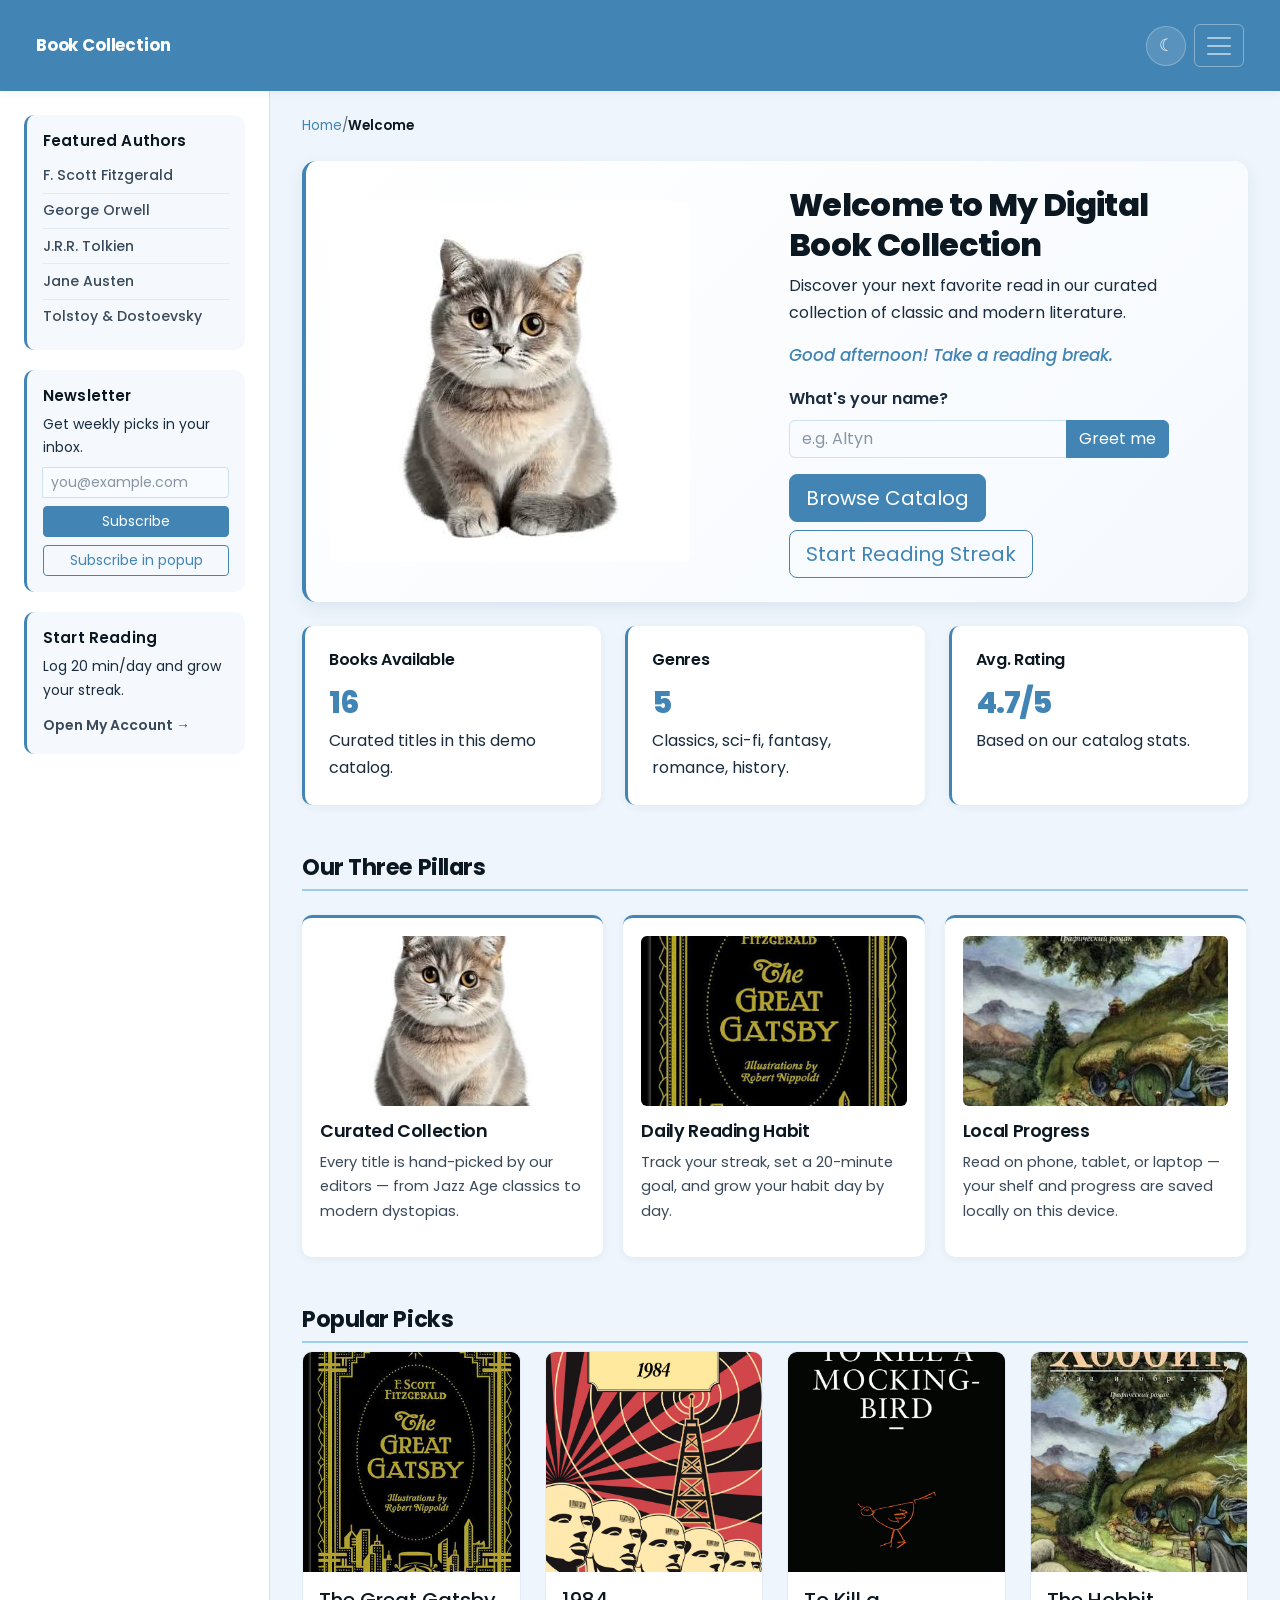
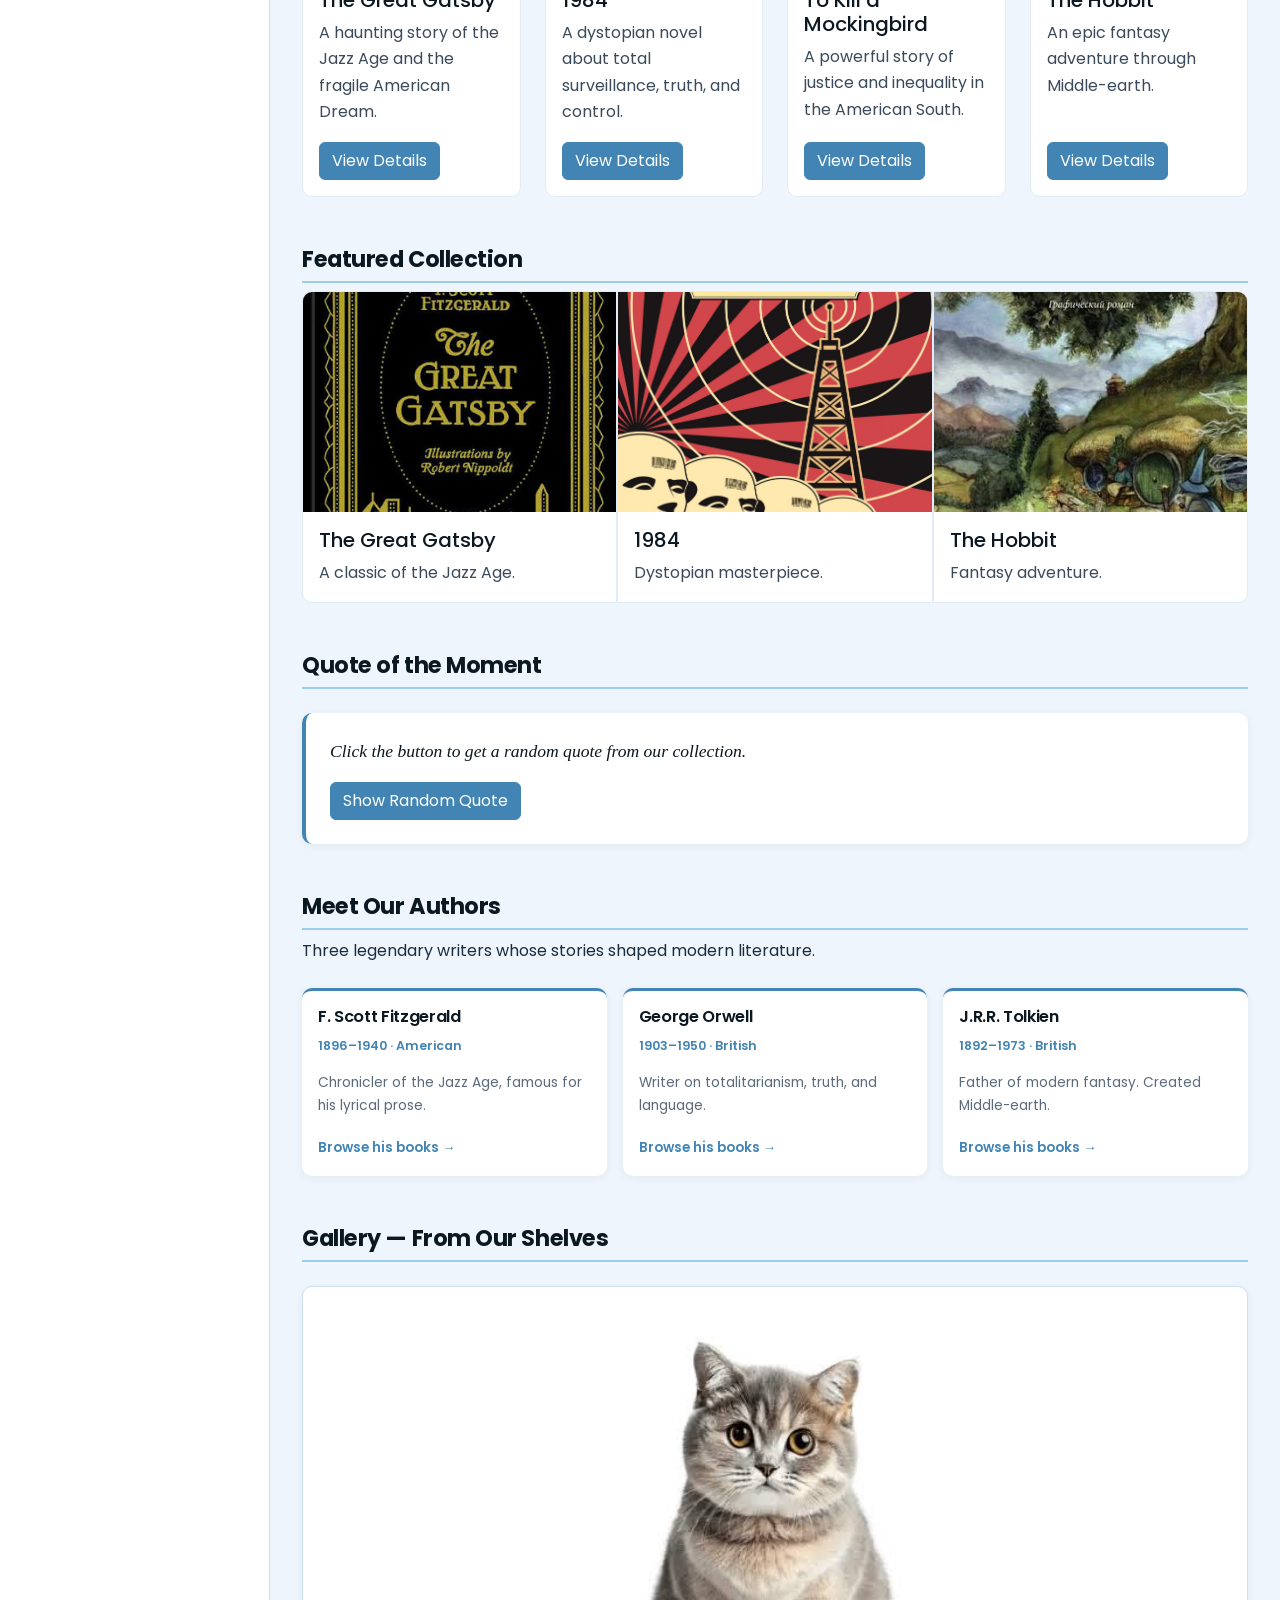
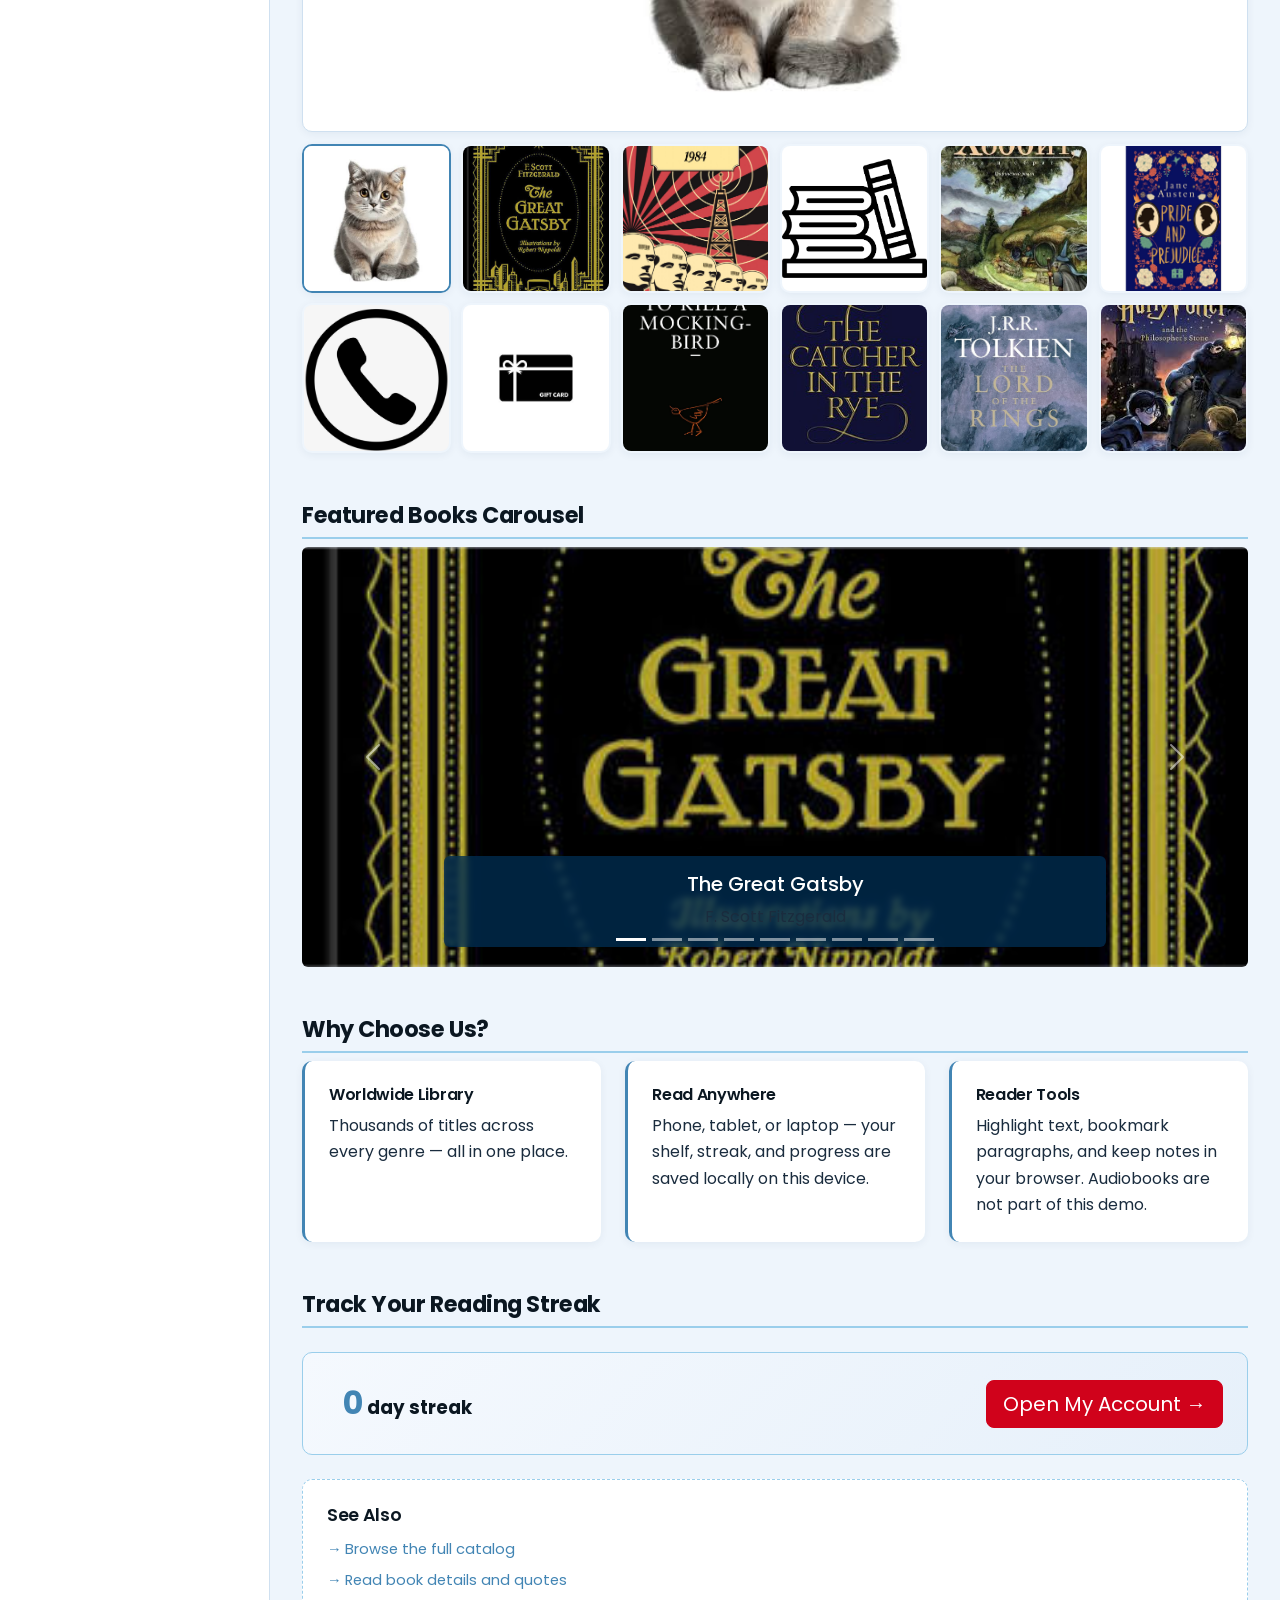
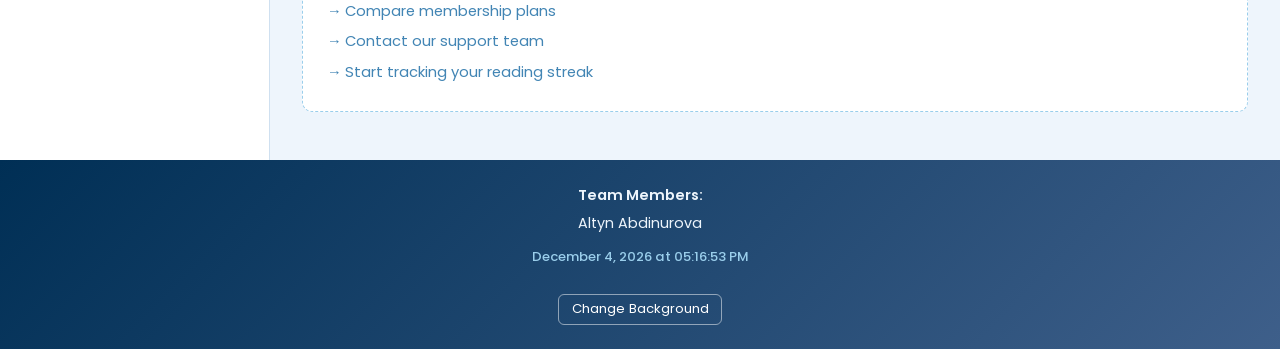
<file: index.html>
<!DOCTYPE html>
<html lang="en">
<head>
  <meta charset="UTF-8">
  <meta name="viewport" content="width=device-width, initial-scale=1.0">
  <title>Home — Digital Book Collection</title>
  <script src="js/theme-init.js"></script>
  <link href="https://cdn.jsdelivr.net/npm/bootstrap@5.3.2/dist/css/bootstrap.min.css" rel="stylesheet">
  <link rel="stylesheet" href="css/style.css">
</head>
<body>
  <div class="page-grid mx-auto">

    <header id="main-header" class="px-3 px-lg-4 py-3">
      <nav class="navbar navbar-expand-xxl navbar-dark w-100" aria-label="Main navigation">
        <div class="container-fluid">
          <a class="navbar-brand" href="index.html">Book Collection</a>
          <div class="d-flex align-items-center gap-2 ms-auto order-xxl-last">
            <button class="theme-toggle" type="button" id="theme-toggle" aria-label="Toggle theme">☾</button>
            <button class="navbar-toggler" type="button"
                    data-bs-toggle="collapse" data-bs-target="#navbarMain"
                    aria-controls="navbarMain" aria-expanded="false"
                    aria-label="Toggle navigation">
              <span class="navbar-toggler-icon"></span>
            </button>
          </div>
          <div class="collapse navbar-collapse" id="navbarMain">
            <ul class="navbar-nav ms-auto mb-2 mb-xxl-0">
              <li class="nav-item"><a class="nav-link active" aria-current="page" href="index.html">Home</a></li>
              <li class="nav-item"><a class="nav-link" href="2catalog.html">Catalog</a></li>
              <li class="nav-item"><a class="nav-link" href="3product.html">Book Details</a></li>
              <li class="nav-item"><a class="nav-link" href="4about.html">About Us</a></li>
              <li class="nav-item"><a class="nav-link" href="5prices.html">Pricing</a></li>
              <li class="nav-item"><a class="nav-link" href="6contact.html">Contact Us</a></li>
              <li class="nav-item"><a class="nav-link" href="7account.html">My Account</a></li>
              <li class="nav-item"><a class="nav-link" href="8reader.html">Read</a></li>
            </ul>
          </div>
        </div>
      </nav>
    </header>

    <aside class="sidebar p-3 p-lg-4">
      <div class="sidebar-block p-3">
        <h3 class="mb-2">Featured Authors</h3>
        <ul>
          <li><a href="#authors">F. Scott Fitzgerald</a></li>
          <li><a href="#authors">George Orwell</a></li>
          <li><a href="#authors">J.R.R. Tolkien</a></li>
          <li><a href="#authors">Jane Austen</a></li>
          <li><a href="#authors">Tolstoy &amp; Dostoevsky</a></li>
        </ul>
      </div>

      <div class="sidebar-block p-3">
        <h3 class="mb-2">Newsletter</h3>
        <p class="small mb-2">Get weekly picks in your inbox.</p>
        <form id="newsletter-form" action="#" method="post" class="p-0 m-0 border-0 shadow-none w-100">
          <div class="input-group input-group-sm mb-2">
            <label for="nl-email" class="visually-hidden">Email</label>
            <input type="email" class="form-control" id="nl-email" placeholder="you@example.com" required>
          </div>
          <button type="submit" class="btn btn-primary btn-sm w-100">Subscribe</button>
        </form>
        <button id="open-popup" type="button" class="btn btn-outline-primary btn-sm w-100 mt-2">
          Subscribe in popup
        </button>
      </div>

      <div class="sidebar-block p-3">
        <h3 class="mb-2">Start Reading</h3>
        <p class="small mb-2">Log 20 min/day and grow your streak.</p>
        <a href="7account.html" class="small fw-semibold d-inline-block mt-1">Open My Account →</a>
      </div>
    </aside>

    <main class="main-content p-3 p-lg-4">
      <div class="container-fluid px-0 px-sm-2">
        <p class="breadcrumb mb-2"><a href="index.html">Home</a> / <span>Welcome</span></p>

        <section class="hero p-4 my-4 mt-lg-4">
          <div class="row g-4 align-items-center">
            <div class="col-12 col-sm-6 col-md-6 col-lg-6">
              <img src="imgs/cat.jpg" alt="Library mascot cat in the bookstore welcome section" class="img-fluid rounded">
            </div>
            <div class="col-12 col-sm-6 col-md-6 col-lg-6">
              <h1>Welcome to My Digital Book Collection</h1>
              <p>Discover your next favorite read in our curated collection of classic and modern literature.</p>
              <p id="greeting-message" class="greeting-text mt-3"></p>

              <div class="mt-3">
                <label for="greet-name" class="form-label fw-semibold">What's your name?</label>
                <div class="input-group greet-group">
                  <input type="text" id="greet-name" class="form-control" placeholder="e.g. Altyn" maxlength="30">
                  <button id="greet-btn" class="btn btn-primary" type="button">Greet me</button>
                </div>
                <p id="personal-greeting" class="greeting-text mt-2"></p>
              </div>

              <div class="hero-actions d-flex gap-2 flex-wrap mt-3">
                <a href="2catalog.html" class="btn btn-primary btn-lg">Browse Catalog</a>
                <a href="7account.html" class="btn btn-outline-primary btn-lg">Start Reading Streak</a>
              </div>
            </div>
          </div>
        </section>

        <div class="row g-4 mb-4">
          <div class="col-12 col-sm-6 col-md-6 col-lg-4">
            <div class="info-card h-100 p-4">
              <h3>Books Available</h3>
              <span class="big-number">16</span>
              <p class="mb-0">Curated titles in this demo catalog.</p>
            </div>
          </div>
          <div class="col-12 col-sm-6 col-md-6 col-lg-4">
            <div class="info-card h-100 p-4">
              <h3>Genres</h3>
              <span class="big-number">5</span>
              <p class="mb-0">Classics, sci-fi, fantasy, romance, history.</p>
            </div>
          </div>
          <div class="col-12 col-sm-6 col-md-6 col-lg-4">
            <div class="info-card h-100 p-4">
              <h3>Avg. Rating</h3>
              <span class="big-number">4.7/5</span>
              <p class="mb-0">Based on our catalog stats.</p>
            </div>
          </div>
        </div>

        <h2 class="mt-4 mt-lg-5">Our Three Pillars</h2>
        <div class="custom-card-row my-4">
          <article class="custom-card">
            <img src="imgs/cat.jpg" alt="Friendly library mascot">
            <h3>Curated Collection</h3>
            <p>Every title is hand-picked by our editors — from Jazz Age classics to modern dystopias.</p>
          </article>
          <article class="custom-card">
            <img src="imgs/gatsby.jpg" alt="The Great Gatsby book cover">
            <h3>Daily Reading Habit</h3>
            <p>Track your streak, set a 20-minute goal, and grow your habit day by day.</p>
          </article>
          <article class="custom-card">
            <img src="imgs/hobbit.jpg" alt="The Hobbit book cover">
            <h3>Local Progress</h3>
            <p>Read on phone, tablet, or laptop — your shelf and progress are saved locally on this device.</p>
          </article>
        </div>

        <h2 class="mt-4 mt-lg-5">Popular Picks</h2>
        <div class="row g-4 mb-4">
          <div class="col-12 col-sm-6 col-md-6 col-lg-3">
            <div class="card h-100">
              <img src="imgs/gatsby.jpg" alt="The Great Gatsby book cover" class="card-img-top">
              <div class="card-body d-flex flex-column">
                <h5 class="card-title">The Great Gatsby</h5>
                <p class="card-text flex-grow-1">A haunting story of the Jazz Age and the fragile American Dream.</p>
                <a href="3product.html#gatsby" class="btn btn-primary align-self-start">View Details</a>
              </div>
            </div>
          </div>
          <div class="col-12 col-sm-6 col-md-6 col-lg-3">
            <div class="card h-100">
              <img src="imgs/1984.jpg" alt="1984 book cover" class="card-img-top">
              <div class="card-body d-flex flex-column">
                <h5 class="card-title">1984</h5>
                <p class="card-text flex-grow-1">A dystopian novel about total surveillance, truth, and control.</p>
                <a href="3product.html#1984" class="btn btn-primary align-self-start">View Details</a>
              </div>
            </div>
          </div>
          <div class="col-12 col-sm-6 col-md-6 col-lg-3">
            <div class="card h-100">
              <img src="imgs/mockingbird.jpg" alt="To Kill a Mockingbird book cover" class="card-img-top">
              <div class="card-body d-flex flex-column">
                <h5 class="card-title">To Kill a Mockingbird</h5>
                <p class="card-text flex-grow-1">A powerful story of justice and inequality in the American South.</p>
                <a href="3product.html#mockingbird" class="btn btn-primary align-self-start">View Details</a>
              </div>
            </div>
          </div>
          <div class="col-12 col-sm-6 col-md-6 col-lg-3">
            <div class="card h-100">
              <img src="imgs/hobbit.jpg" alt="The Hobbit book cover" class="card-img-top">
              <div class="card-body d-flex flex-column">
                <h5 class="card-title">The Hobbit</h5>
                <p class="card-text flex-grow-1">An epic fantasy adventure through Middle-earth.</p>
                <a href="3product.html#hobbit" class="btn btn-primary align-self-start">View Details</a>
              </div>
            </div>
          </div>
        </div>

        <h2 class="mt-4 mt-lg-5">Featured Collection</h2>
        <div class="card-group mb-4">
          <div class="card">
            <img src="imgs/gatsby.jpg" class="card-img-top" alt="The Great Gatsby">
            <div class="card-body">
              <h5 class="card-title">The Great Gatsby</h5>
              <p class="card-text">A classic of the Jazz Age.</p>
            </div>
          </div>
          <div class="card">
            <img src="imgs/1984.jpg" class="card-img-top" alt="1984">
            <div class="card-body">
              <h5 class="card-title">1984</h5>
              <p class="card-text">Dystopian masterpiece.</p>
            </div>
          </div>
          <div class="card">
            <img src="imgs/hobbit.jpg" class="card-img-top" alt="The Hobbit">
            <div class="card-body">
              <h5 class="card-title">The Hobbit</h5>
              <p class="card-text">Fantasy adventure.</p>
            </div>
          </div>
        </div>

        <h2 class="mt-4 mt-lg-5">Quote of the Moment</h2>
        <div class="quote-generator p-4 my-4">
          <p id="random-quote-display" class="quote-text mb-3">Click the button to get a random quote from our collection.</p>
          <button id="random-quote-btn" class="btn btn-primary">Show Random Quote</button>
        </div>

        <h2 id="authors" class="mt-4 mt-lg-5">Meet Our Authors</h2>
        <p>Three legendary writers whose stories shaped modern literature.</p>
        <div class="author-grid my-4">
          <div class="author-card p-3">
            <h3>F. Scott Fitzgerald</h3>
            <p class="author-meta">1896–1940 · American</p>
            <p>Chronicler of the Jazz Age, famous for his lyrical prose.</p>
            <a href="2catalog.html#classics" class="author-link">Browse his books →</a>
          </div>
          <div class="author-card p-3">
            <h3>George Orwell</h3>
            <p class="author-meta">1903–1950 · British</p>
            <p>Writer on totalitarianism, truth, and language.</p>
            <a href="2catalog.html#scifi" class="author-link">Browse his books →</a>
          </div>
          <div class="author-card p-3">
            <h3>J.R.R. Tolkien</h3>
            <p class="author-meta">1892–1973 · British</p>
            <p>Father of modern fantasy. Created Middle-earth.</p>
            <a href="2catalog.html#fantasy" class="author-link">Browse his books →</a>
          </div>
        </div>

        <h2 class="mt-4 mt-lg-5">Gallery — From Our Shelves</h2>
        <div class="gallery-container my-4">
          <div class="gallery-main">
            <img id="gallery-main-img" src="imgs/cat.jpg" alt="Library mascot cat">
          </div>
          <div class="gallery-thumbs">
            <div class="gallery-thumb active-thumb" data-src="imgs/cat.jpg"><img src="imgs/cat.jpg" alt="Library mascot cat"></div>
            <div class="gallery-thumb" data-src="imgs/gatsby.jpg"><img src="imgs/gatsby.jpg" alt="The Great Gatsby cover"></div>
            <div class="gallery-thumb" data-src="imgs/1984.jpg"><img src="imgs/1984.jpg" alt="1984 cover"></div>
            <div class="gallery-thumb" data-src="imgs/logo.png"><img src="imgs/logo.png" alt="Book Collection brand logo"></div>
            <div class="gallery-thumb" data-src="imgs/hobbit.jpg"><img src="imgs/hobbit.jpg" alt="The Hobbit cover"></div>
            <div class="gallery-thumb" data-src="imgs/pride.jpg"><img src="imgs/pride.jpg" alt="Pride and Prejudice cover"></div>
            <div class="gallery-thumb" data-src="imgs/contactlogo.jpg"><img src="imgs/contactlogo.jpg" alt="Contact support icon"></div>
            <div class="gallery-thumb" data-src="imgs/gift_card_logo.png"><img src="imgs/gift_card_logo.png" alt="Gift card option"></div>
            <div class="gallery-thumb" data-src="imgs/mockingbird.jpg"><img src="imgs/mockingbird.jpg" alt="To Kill a Mockingbird cover"></div>
            <div class="gallery-thumb" data-src="imgs/catcher.jpg"><img src="imgs/catcher.jpg" alt="The Catcher in the Rye cover"></div>
            <div class="gallery-thumb" data-src="imgs/lotr.jpg"><img src="imgs/lotr.jpg" alt="The Lord of the Rings cover"></div>
            <div class="gallery-thumb" data-src="imgs/harry.jpg"><img src="imgs/harry.jpg" alt="Harry Potter cover"></div>
          </div>
        </div>

        <h2 class="mt-4 mt-lg-5">Featured Books Carousel</h2>
        <div id="bookCarousel" class="carousel slide mb-5" data-bs-ride="carousel">
          <div class="carousel-indicators">
            <button type="button" data-bs-target="#bookCarousel" data-bs-slide-to="0" class="active" aria-current="true" aria-label="Slide 1"></button>
            <button type="button" data-bs-target="#bookCarousel" data-bs-slide-to="1" aria-label="Slide 2"></button>
            <button type="button" data-bs-target="#bookCarousel" data-bs-slide-to="2" aria-label="Slide 3"></button>
            <button type="button" data-bs-target="#bookCarousel" data-bs-slide-to="3" aria-label="Slide 4"></button>
            <button type="button" data-bs-target="#bookCarousel" data-bs-slide-to="4" aria-label="Slide 5"></button>
            <button type="button" data-bs-target="#bookCarousel" data-bs-slide-to="5" aria-label="Slide 6"></button>
            <button type="button" data-bs-target="#bookCarousel" data-bs-slide-to="6" aria-label="Slide 7"></button>
            <button type="button" data-bs-target="#bookCarousel" data-bs-slide-to="7" aria-label="Slide 8"></button>
            <button type="button" data-bs-target="#bookCarousel" data-bs-slide-to="8" aria-label="Slide 9"></button>
          </div>
          <div class="carousel-inner rounded">
            <div class="carousel-item active">
              <img src="imgs/gatsby.jpg" class="d-block w-100 carousel-img" alt="The Great Gatsby">
              <div class="carousel-caption d-none d-md-block p-3"><h5>The Great Gatsby</h5><p class="mb-0">F. Scott Fitzgerald</p></div>
            </div>
            <div class="carousel-item">
              <img src="imgs/1984.jpg" class="d-block w-100 carousel-img" alt="1984">
              <div class="carousel-caption d-none d-md-block p-3"><h5>1984</h5><p class="mb-0">George Orwell</p></div>
            </div>
            <div class="carousel-item">
              <img src="imgs/mockingbird.jpg" class="d-block w-100 carousel-img" alt="To Kill a Mockingbird">
              <div class="carousel-caption d-none d-md-block p-3"><h5>To Kill a Mockingbird</h5><p class="mb-0">Harper Lee</p></div>
            </div>
            <div class="carousel-item">
              <img src="imgs/hobbit.jpg" class="d-block w-100 carousel-img" alt="The Hobbit">
              <div class="carousel-caption d-none d-md-block p-3"><h5>The Hobbit</h5><p class="mb-0">J.R.R. Tolkien</p></div>
            </div>
            <div class="carousel-item">
              <img src="imgs/pride.jpg" class="d-block w-100 carousel-img" alt="Pride and Prejudice">
              <div class="carousel-caption d-none d-md-block p-3"><h5>Pride and Prejudice</h5><p class="mb-0">Jane Austen</p></div>
            </div>
            <div class="carousel-item">
              <img src="imgs/lotr.jpg" class="d-block w-100 carousel-img" alt="The Lord of the Rings">
              <div class="carousel-caption d-none d-md-block p-3"><h5>The Lord of the Rings</h5><p class="mb-0">J.R.R. Tolkien</p></div>
            </div>
            <div class="carousel-item">
              <img src="imgs/harry.jpg" class="d-block w-100 carousel-img" alt="Harry Potter">
              <div class="carousel-caption d-none d-md-block p-3"><h5>Harry Potter</h5><p class="mb-0">J.K. Rowling</p></div>
            </div>
            <div class="carousel-item">
              <img src="imgs/catcher.jpg" class="d-block w-100 carousel-img" alt="The Catcher in the Rye">
              <div class="carousel-caption d-none d-md-block p-3"><h5>The Catcher in the Rye</h5><p class="mb-0">J.D. Salinger</p></div>
            </div>
            <div class="carousel-item">
              <img src="imgs/cat.jpg" class="d-block w-100 carousel-img" alt="Library Mascot">
              <div class="carousel-caption d-none d-md-block p-3"><h5>Library Mascot</h5><p class="mb-0">Book Collection</p></div>
            </div>
          </div>
          <button class="carousel-control-prev" type="button" data-bs-target="#bookCarousel" data-bs-slide="prev">
            <span class="carousel-control-prev-icon" aria-hidden="true"></span>
            <span class="visually-hidden">Previous</span>
          </button>
          <button class="carousel-control-next" type="button" data-bs-target="#bookCarousel" data-bs-slide="next">
            <span class="carousel-control-next-icon" aria-hidden="true"></span>
            <span class="visually-hidden">Next</span>
          </button>
        </div>

        <h2 class="mt-4 mt-lg-5">Why Choose Us?</h2>
        <div class="row g-4 mb-4">
          <div class="col-12 col-md-6 col-lg-4">
            <div class="info-card h-100 p-4"><h3>Worldwide Library</h3><p class="mb-0">Thousands of titles across every genre — all in one place.</p></div>
          </div>
          <div class="col-12 col-md-6 col-lg-4">
            <div class="info-card h-100 p-4"><h3>Read Anywhere</h3><p class="mb-0">Phone, tablet, or laptop — your shelf, streak, and progress are saved locally on this device.</p></div>
          </div>
          <div class="col-12 col-md-6 col-lg-4">
            <div class="info-card h-100 p-4"><h3>Reader Tools</h3><p class="mb-0">Highlight text, bookmark paragraphs, and keep notes in your browser. Audiobooks are not part of this demo.</p></div>
          </div>
        </div>

        <h2 class="mt-4 mt-lg-5">Track Your Reading Streak</h2>
        <div class="streak-hero p-4 my-4">
          <div class="streak-hero-flame"></div>
          <div class="streak-hero-count"><span id="hero-streak-preview">0</span> day streak</div>
          <a href="7account.html" class="btn btn-warning btn-lg ms-auto">Open My Account →</a>
        </div>

        <div class="see-also my-4 p-3 p-lg-4">
          <h3 class="mb-2">See Also</h3>
          <ul class="mb-0">
            <li><a href="2catalog.html">Browse the full catalog</a></li>
            <li><a href="3product.html">Read book details and quotes</a></li>
            <li><a href="5prices.html">Compare membership plans</a></li>
            <li><a href="6contact.html">Contact our support team</a></li>
            <li><a href="7account.html">Start tracking your reading streak</a></li>
          </ul>
        </div>
      </div>
    </main>

    <footer class="p-4">
      <p class="mb-1">Team Members:</p>
      <ul><li>Altyn Abdinurova</li></ul>
      <p id="datetime" class="footer-datetime"></p>
      <button id="bg-color-btn" type="button" class="btn btn-sm btn-outline-light">Change Background</button>
    </footer>
  </div>

  <div id="popup-overlay" class="popup-overlay" hidden>
    <div class="popup-form p-4">
      <button id="close-popup" type="button" class="btn-close float-end" aria-label="Close popup"></button>
      <h3 class="mb-3">Subscribe to Newsletter</h3>
      <p class="small text-muted mb-3">Get weekly book picks in your inbox.</p>
      <form id="popup-subscribe-form" novalidate>
        <div class="mb-3">
          <label for="popup-email" class="form-label fw-semibold">Email</label>
          <input type="email" class="form-control" id="popup-email" placeholder="you@example.com" required>
        </div>
        <p id="popup-error" class="auth-error p-2" hidden></p>
        <button type="submit" class="btn btn-primary w-100">Subscribe</button>
      </form>
    </div>
  </div>

  <script src="https://cdn.jsdelivr.net/npm/bootstrap@5.3.2/dist/js/bootstrap.bundle.min.js"></script>
  <script src="js/assign5.js"></script>
  <script src="js/home-extras.js"></script>
</body>
</html>
</file>
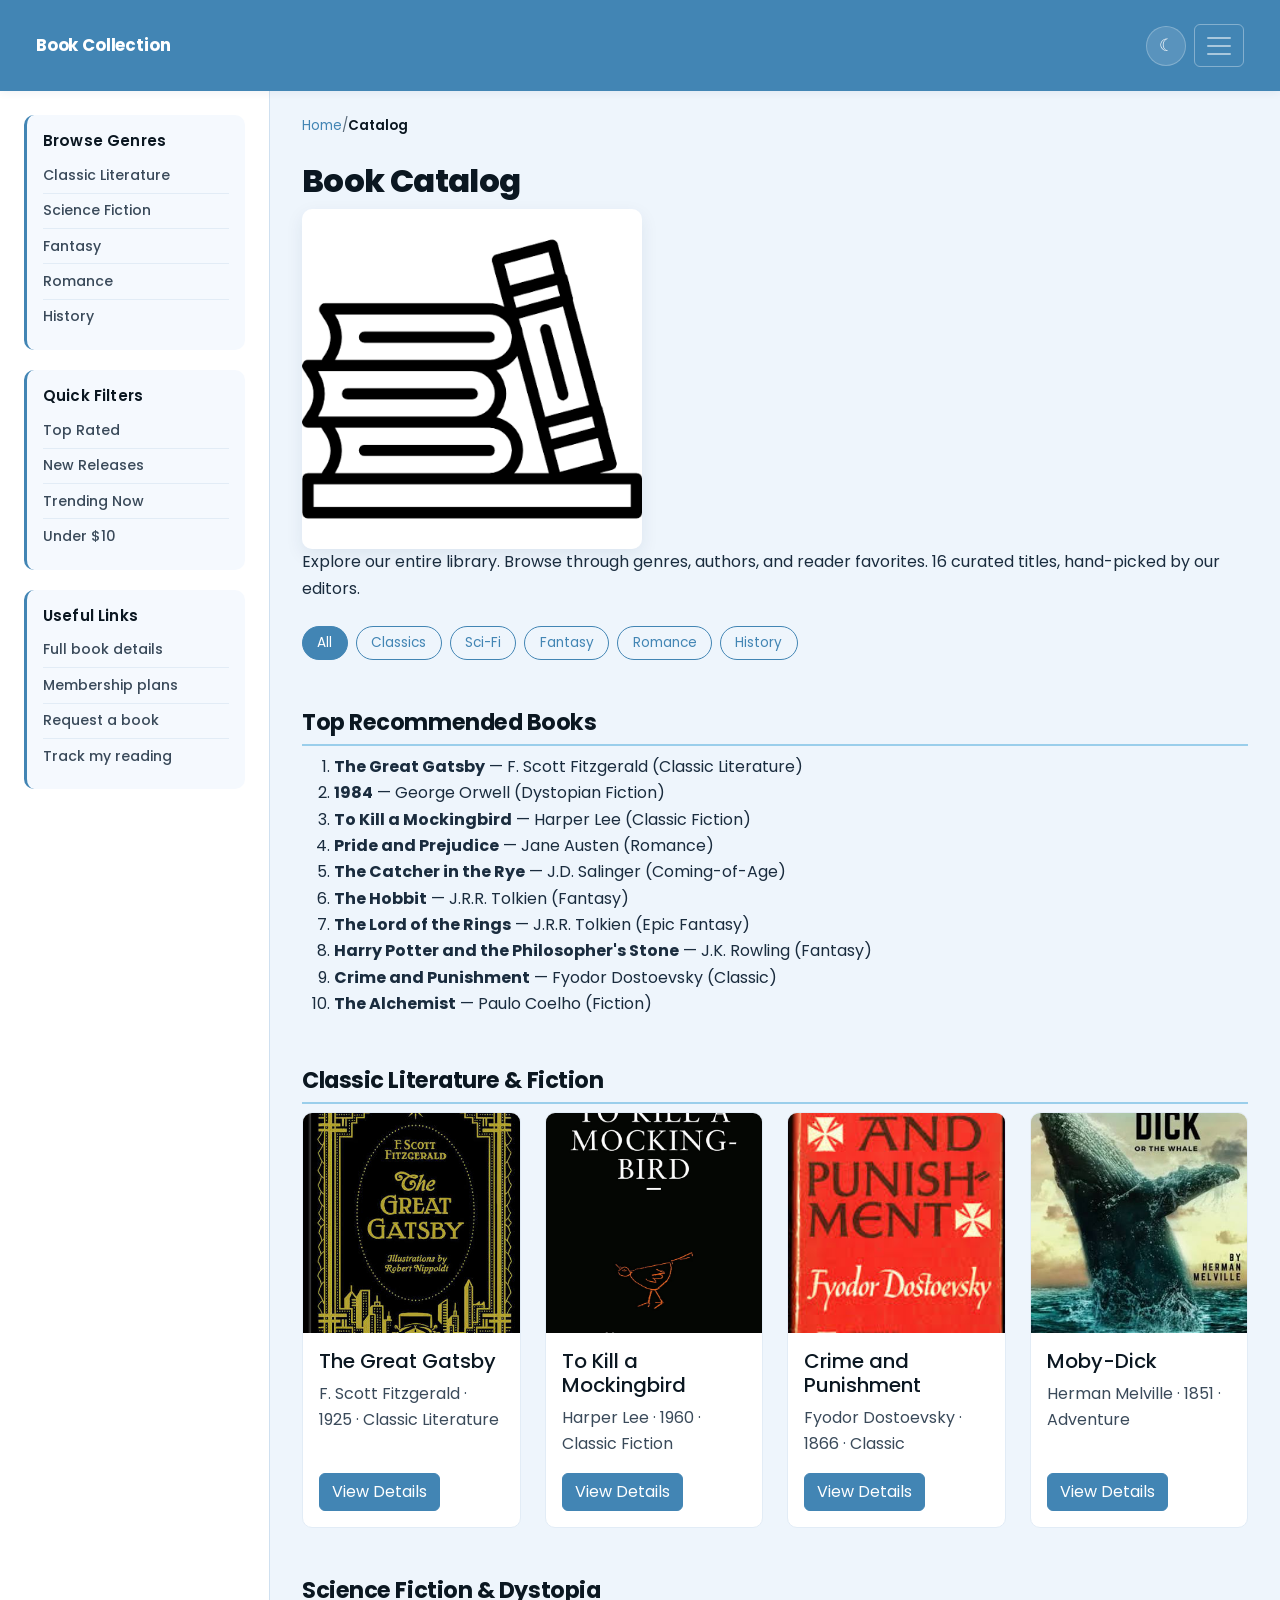
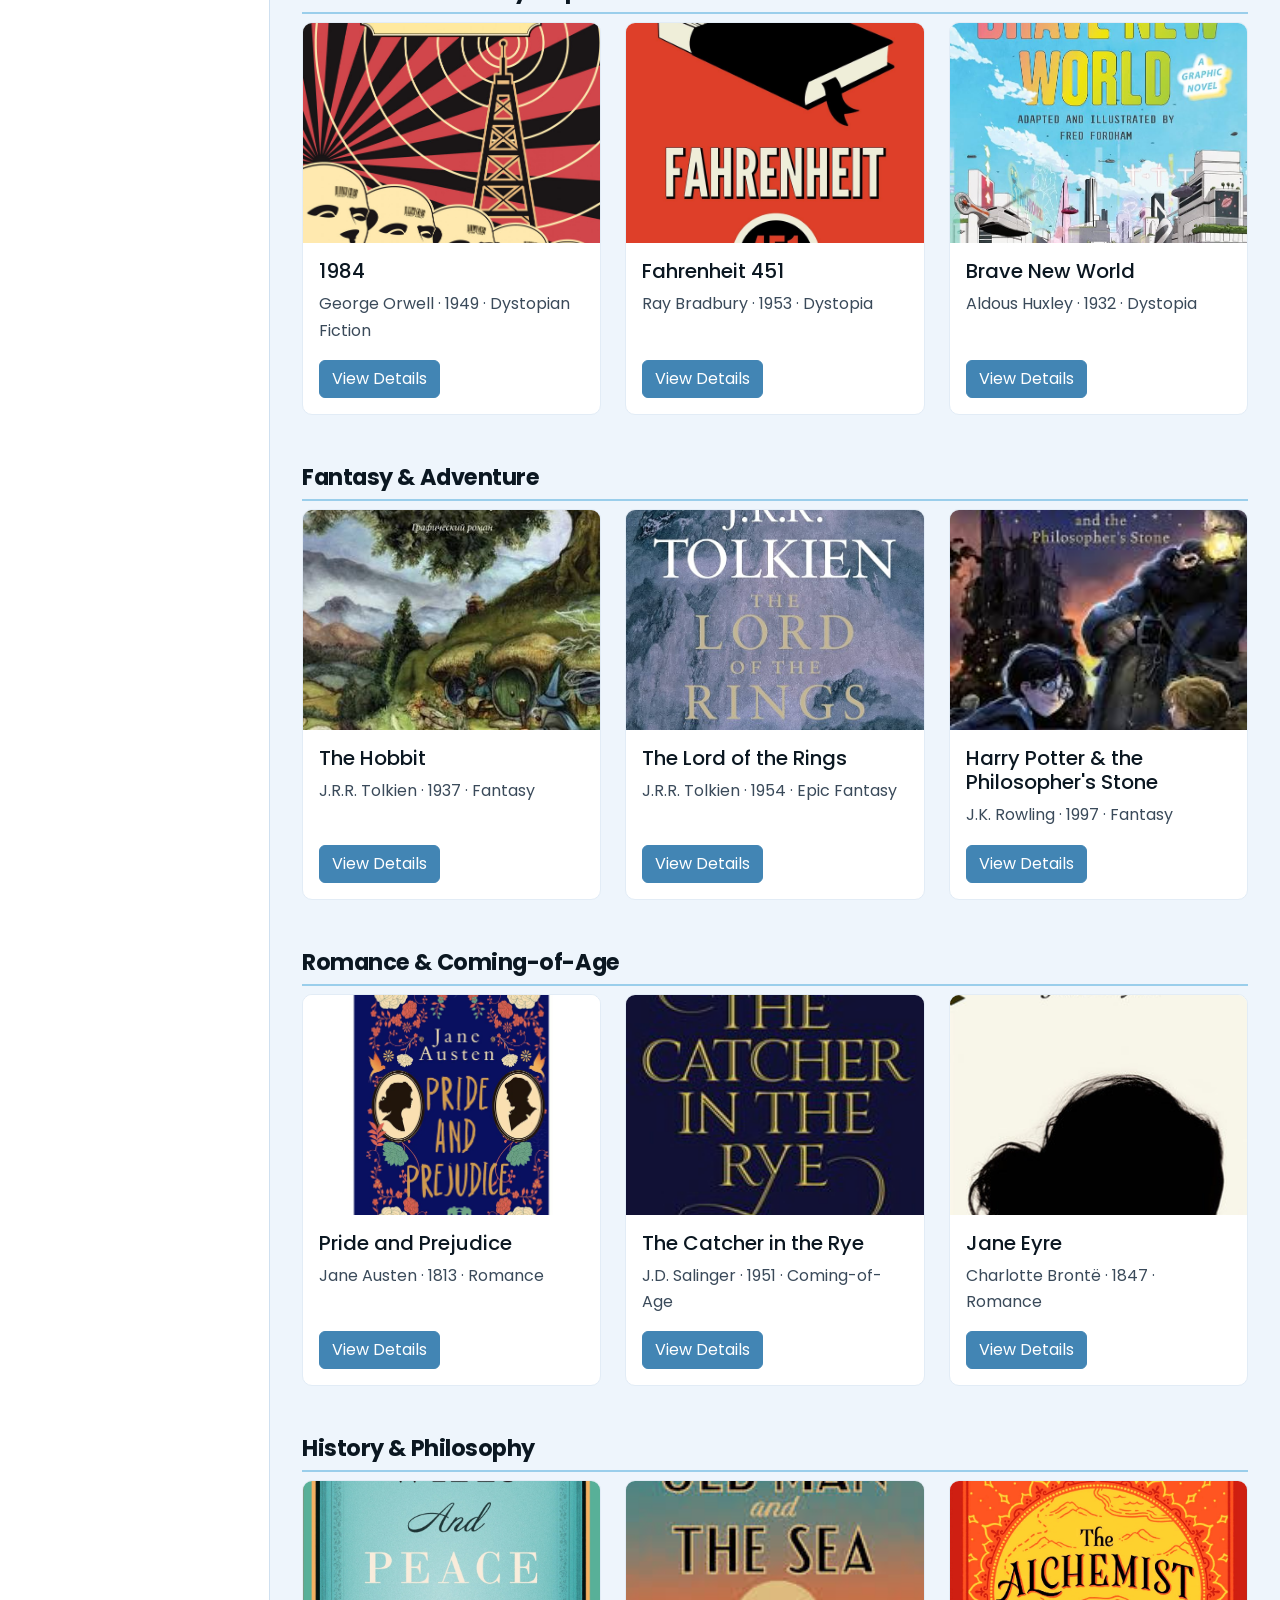
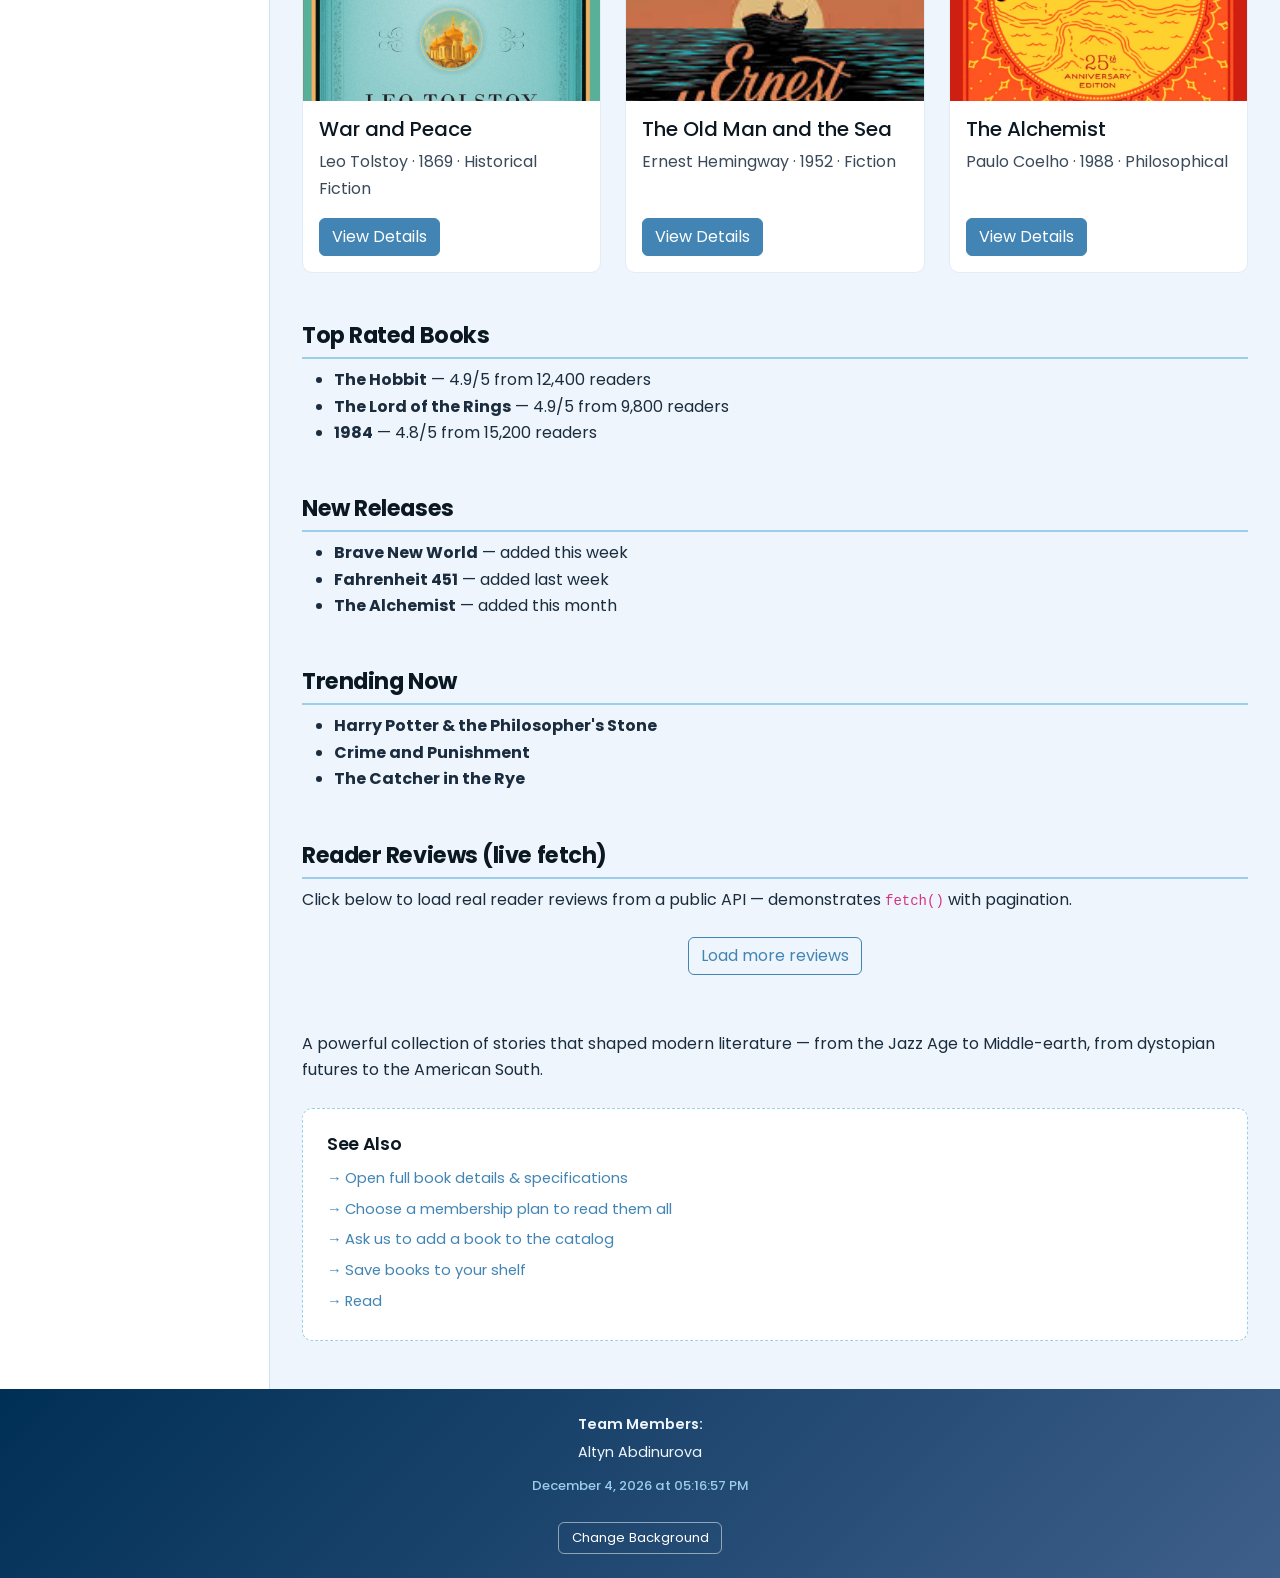
<file: 2catalog.html>
<!DOCTYPE html>
<html lang="en">
<head>
  <meta charset="UTF-8">
  <meta name="viewport" content="width=device-width, initial-scale=1.0">
  <title>Book Catalog — Digital Book Collection</title>
  <script src="js/theme-init.js"></script>
  <link href="https://cdn.jsdelivr.net/npm/bootstrap@5.3.2/dist/css/bootstrap.min.css" rel="stylesheet">
  <link rel="stylesheet" href="css/style.css">
</head>
<body>
  <div class="page-grid mx-auto">
    <header id="main-header" class="px-3 px-lg-4 py-3">
      <nav class="navbar navbar-expand-xxl navbar-dark w-100" aria-label="Main navigation">
        <div class="container-fluid">
          <a class="navbar-brand" href="index.html">Book Collection</a>
          <div class="d-flex align-items-center gap-2 ms-auto order-xxl-last">
            <button class="theme-toggle" type="button" id="theme-toggle" aria-label="Toggle theme">☾</button>
            <button class="navbar-toggler" type="button"
                    data-bs-toggle="collapse" data-bs-target="#navbarMain"
                    aria-controls="navbarMain" aria-expanded="false"
                    aria-label="Toggle navigation">
              <span class="navbar-toggler-icon"></span>
            </button>
          </div>
          <div class="collapse navbar-collapse" id="navbarMain">
            <ul class="navbar-nav ms-auto mb-2 mb-xxl-0">
              <li class="nav-item"><a class="nav-link" href="index.html">Home</a></li>
              <li class="nav-item"><a class="nav-link active" aria-current="page" href="2catalog.html">Catalog</a></li>
              <li class="nav-item"><a class="nav-link" href="3product.html">Book Details</a></li>
              <li class="nav-item"><a class="nav-link" href="4about.html">About Us</a></li>
              <li class="nav-item"><a class="nav-link" href="5prices.html">Pricing</a></li>
              <li class="nav-item"><a class="nav-link" href="6contact.html">Contact Us</a></li>
              <li class="nav-item"><a class="nav-link" href="7account.html">My Account</a></li>
              <li class="nav-item"><a class="nav-link" href="8reader.html">Read</a></li>
            </ul>
          </div>
        </div>
      </nav>
    </header>

    <aside class="sidebar p-3 p-lg-4">
      <div class="sidebar-block p-3">
        <h3 class="mb-2">Browse Genres</h3>
        <ul>
          <li><a href="#classics">Classic Literature</a></li>
          <li><a href="#scifi">Science Fiction</a></li>
          <li><a href="#fantasy">Fantasy</a></li>
          <li><a href="#romance">Romance</a></li>
          <li><a href="#history">History</a></li>
        </ul>
      </div>
      <div class="sidebar-block p-3">
        <h3 class="mb-2">Quick Filters</h3>
        <ul>
          <li><a href="#top-rated">Top Rated</a></li>
          <li><a href="#new-releases">New Releases</a></li>
          <li><a href="#trending">Trending Now</a></li>
          <li><a href="5prices.html">Under $10</a></li>
        </ul>
      </div>
      <div class="sidebar-block p-3">
        <h3 class="mb-2">Useful Links</h3>
        <ul>
          <li><a href="3product.html">Full book details</a></li>
          <li><a href="5prices.html">Membership plans</a></li>
          <li><a href="6contact.html">Request a book</a></li>
          <li><a href="7account.html">Track my reading</a></li>
        </ul>
      </div>
    </aside>

    <main class="main-content p-3 p-lg-4">
      <div class="container-fluid px-0 px-sm-2">
        <p class="breadcrumb mb-2"><a href="index.html">Home</a> / <span>Catalog</span></p>

        <h1 class="mt-2 mt-lg-4">Book Catalog</h1>
        <img src="imgs/logo.png" alt="Book Collection logo" class="page-img">
        <p>Explore our entire library. Browse through genres, authors, and reader favorites. 16 curated titles, hand-picked by our editors.</p>

        <div class="filter-bar my-4">
          <button class="btn btn-outline-primary filter-btn active" data-filter="all">All</button>
          <button class="btn btn-outline-primary filter-btn" data-filter="classics">Classics</button>
          <button class="btn btn-outline-primary filter-btn" data-filter="scifi">Sci-Fi</button>
          <button class="btn btn-outline-primary filter-btn" data-filter="fantasy">Fantasy</button>
          <button class="btn btn-outline-primary filter-btn" data-filter="romance">Romance</button>
          <button class="btn btn-outline-primary filter-btn" data-filter="history">History</button>
        </div>

        <h2 class="mt-4 mt-lg-5">Top Recommended Books</h2>
        <ol class="mb-4">
          <li><strong>The Great Gatsby</strong> — F. Scott Fitzgerald (Classic Literature)</li>
          <li><strong>1984</strong> — George Orwell (Dystopian Fiction)</li>
          <li><strong>To Kill a Mockingbird</strong> — Harper Lee (Classic Fiction)</li>
          <li><strong>Pride and Prejudice</strong> — Jane Austen (Romance)</li>
          <li><strong>The Catcher in the Rye</strong> — J.D. Salinger (Coming-of-Age)</li>
          <li><strong>The Hobbit</strong> — J.R.R. Tolkien (Fantasy)</li>
          <li><strong>The Lord of the Rings</strong> — J.R.R. Tolkien (Epic Fantasy)</li>
          <li><strong>Harry Potter and the Philosopher's Stone</strong> — J.K. Rowling (Fantasy)</li>
          <li><strong>Crime and Punishment</strong> — Fyodor Dostoevsky (Classic)</li>
          <li><strong>The Alchemist</strong> — Paulo Coelho (Fiction)</li>
        </ol>

        <h2 id="classics" class="mt-4 mt-lg-5">Classic Literature &amp; Fiction</h2>
        <div class="row g-4 mb-4">
          <div class="col-12 col-sm-6 col-md-6 col-lg-3">
            <div class="card h-100">
              <img src="imgs/gatsby.jpg" alt="The Great Gatsby book cover" class="card-img-top">
              <div class="card-body d-flex flex-column">
                <h5 class="card-title">The Great Gatsby</h5>
                <p class="card-text flex-grow-1">F. Scott Fitzgerald · 1925 · Classic Literature</p>
                <a href="3product.html#gatsby" class="btn btn-primary align-self-start">View Details</a>
              </div>
            </div>
          </div>
          <div class="col-12 col-sm-6 col-md-6 col-lg-3">
            <div class="card h-100">
              <img src="imgs/mockingbird.jpg" alt="To Kill a Mockingbird book cover" class="card-img-top">
              <div class="card-body d-flex flex-column">
                <h5 class="card-title">To Kill a Mockingbird</h5>
                <p class="card-text flex-grow-1">Harper Lee · 1960 · Classic Fiction</p>
                <a href="3product.html#mockingbird" class="btn btn-primary align-self-start">View Details</a>
              </div>
            </div>
          </div>
          <div class="col-12 col-sm-6 col-md-6 col-lg-3">
            <div class="card h-100">
              <img src="imgs/crime.jpg" alt="Crime and Punishment book cover" class="card-img-top">
              <div class="card-body d-flex flex-column">
                <h5 class="card-title">Crime and Punishment</h5>
                <p class="card-text flex-grow-1">Fyodor Dostoevsky · 1866 · Classic</p>
                <a href="3product.html#crime" class="btn btn-primary align-self-start">View Details</a>
              </div>
            </div>
          </div>
          <div class="col-12 col-sm-6 col-md-6 col-lg-3">
            <div class="card h-100">
              <img src="imgs/moby.jpg" alt="Moby-Dick book cover" class="card-img-top">
              <div class="card-body d-flex flex-column">
                <h5 class="card-title">Moby-Dick</h5>
                <p class="card-text flex-grow-1">Herman Melville · 1851 · Adventure</p>
                <a href="3product.html#moby" class="btn btn-primary align-self-start">View Details</a>
              </div>
            </div>
          </div>
        </div>

        <h2 id="scifi" class="mt-4 mt-lg-5">Science Fiction &amp; Dystopia</h2>
        <div class="row g-4 mb-4">
          <div class="col-12 col-sm-6 col-md-6 col-lg-4">
            <div class="card h-100">
              <img src="imgs/1984.jpg" alt="1984 book cover" class="card-img-top">
              <div class="card-body d-flex flex-column">
                <h5 class="card-title">1984</h5>
                <p class="card-text flex-grow-1">George Orwell · 1949 · Dystopian Fiction</p>
                <a href="3product.html#1984" class="btn btn-primary align-self-start">View Details</a>
              </div>
            </div>
          </div>
          <div class="col-12 col-sm-6 col-md-6 col-lg-4">
            <div class="card h-100">
              <img src="imgs/f451.jpg" alt="Fahrenheit 451 book cover" class="card-img-top">
              <div class="card-body d-flex flex-column">
                <h5 class="card-title">Fahrenheit 451</h5>
                <p class="card-text flex-grow-1">Ray Bradbury · 1953 · Dystopia</p>
                <a href="3product.html#f451" class="btn btn-primary align-self-start">View Details</a>
              </div>
            </div>
          </div>
          <div class="col-12 col-sm-6 col-md-6 col-lg-4">
            <div class="card h-100">
              <img src="imgs/bravenew.jpg" alt="Brave New World book cover" class="card-img-top">
              <div class="card-body d-flex flex-column">
                <h5 class="card-title">Brave New World</h5>
                <p class="card-text flex-grow-1">Aldous Huxley · 1932 · Dystopia</p>
                <a href="3product.html#bravenew" class="btn btn-primary align-self-start">View Details</a>
              </div>
            </div>
          </div>
        </div>

        <h2 id="fantasy" class="mt-4 mt-lg-5">Fantasy &amp; Adventure</h2>
        <div class="row g-4 mb-4">
          <div class="col-12 col-sm-6 col-md-6 col-lg-4">
            <div class="card h-100">
              <img src="imgs/hobbit.jpg" alt="The Hobbit book cover" class="card-img-top">
              <div class="card-body d-flex flex-column">
                <h5 class="card-title">The Hobbit</h5>
                <p class="card-text flex-grow-1">J.R.R. Tolkien · 1937 · Fantasy</p>
                <a href="3product.html#hobbit" class="btn btn-primary align-self-start">View Details</a>
              </div>
            </div>
          </div>
          <div class="col-12 col-sm-6 col-md-6 col-lg-4">
            <div class="card h-100">
              <img src="imgs/lotr.jpg" alt="The Lord of the Rings book cover" class="card-img-top">
              <div class="card-body d-flex flex-column">
                <h5 class="card-title">The Lord of the Rings</h5>
                <p class="card-text flex-grow-1">J.R.R. Tolkien · 1954 · Epic Fantasy</p>
                <a href="3product.html#lotr" class="btn btn-primary align-self-start">View Details</a>
              </div>
            </div>
          </div>
          <div class="col-12 col-sm-6 col-md-6 col-lg-4">
            <div class="card h-100">
              <img src="imgs/harry.jpg" alt="Harry Potter book cover" class="card-img-top">
              <div class="card-body d-flex flex-column">
                <h5 class="card-title">Harry Potter &amp; the Philosopher's Stone</h5>
                <p class="card-text flex-grow-1">J.K. Rowling · 1997 · Fantasy</p>
                <a href="3product.html#harry" class="btn btn-primary align-self-start">View Details</a>
              </div>
            </div>
          </div>
        </div>

        <h2 id="romance" class="mt-4 mt-lg-5">Romance &amp; Coming-of-Age</h2>
        <div class="row g-4 mb-4">
          <div class="col-12 col-sm-6 col-md-6 col-lg-4">
            <div class="card h-100">
              <img src="imgs/pride.jpg" alt="Pride and Prejudice book cover" class="card-img-top">
              <div class="card-body d-flex flex-column">
                <h5 class="card-title">Pride and Prejudice</h5>
                <p class="card-text flex-grow-1">Jane Austen · 1813 · Romance</p>
                <a href="3product.html#pride" class="btn btn-primary align-self-start">View Details</a>
              </div>
            </div>
          </div>
          <div class="col-12 col-sm-6 col-md-6 col-lg-4">
            <div class="card h-100">
              <img src="imgs/catcher.jpg" alt="The Catcher in the Rye book cover" class="card-img-top">
              <div class="card-body d-flex flex-column">
                <h5 class="card-title">The Catcher in the Rye</h5>
                <p class="card-text flex-grow-1">J.D. Salinger · 1951 · Coming-of-Age</p>
                <a href="3product.html#catcher" class="btn btn-primary align-self-start">View Details</a>
              </div>
            </div>
          </div>
          <div class="col-12 col-sm-6 col-md-6 col-lg-4">
            <div class="card h-100">
              <img src="imgs/janeeyre.jpg" alt="Jane Eyre book cover" class="card-img-top">
              <div class="card-body d-flex flex-column">
                <h5 class="card-title">Jane Eyre</h5>
                <p class="card-text flex-grow-1">Charlotte Brontë · 1847 · Romance</p>
                <a href="3product.html#janeeyre" class="btn btn-primary align-self-start">View Details</a>
              </div>
            </div>
          </div>
        </div>

        <h2 id="history" class="mt-4 mt-lg-5">History &amp; Philosophy</h2>
        <div class="row g-4 mb-4">
          <div class="col-12 col-sm-6 col-md-6 col-lg-4">
            <div class="card h-100">
              <img src="imgs/warpeace.jpg" alt="War and Peace book cover" class="card-img-top">
              <div class="card-body d-flex flex-column">
                <h5 class="card-title">War and Peace</h5>
                <p class="card-text flex-grow-1">Leo Tolstoy · 1869 · Historical Fiction</p>
                <a href="3product.html#warpeace" class="btn btn-primary align-self-start">View Details</a>
              </div>
            </div>
          </div>
          <div class="col-12 col-sm-6 col-md-6 col-lg-4">
            <div class="card h-100">
              <img src="imgs/oldman.jpg" alt="The Old Man and the Sea cover" class="card-img-top">
              <div class="card-body d-flex flex-column">
                <h5 class="card-title">The Old Man and the Sea</h5>
                <p class="card-text flex-grow-1">Ernest Hemingway · 1952 · Fiction</p>
                <a href="3product.html#oldman" class="btn btn-primary align-self-start">View Details</a>
              </div>
            </div>
          </div>
          <div class="col-12 col-sm-6 col-md-6 col-lg-4">
            <div class="card h-100">
              <img src="imgs/alchemist.jpg" alt="The Alchemist book cover" class="card-img-top">
              <div class="card-body d-flex flex-column">
                <h5 class="card-title">The Alchemist</h5>
                <p class="card-text flex-grow-1">Paulo Coelho · 1988 · Philosophical</p>
                <a href="3product.html#alchemist" class="btn btn-primary align-self-start">View Details</a>
              </div>
            </div>
          </div>
        </div>

        <h2 id="top-rated" class="mt-4 mt-lg-5">Top Rated Books</h2>
        <ul>
          <li><strong>The Hobbit</strong> — 4.9/5 from 12,400 readers</li>
          <li><strong>The Lord of the Rings</strong> — 4.9/5 from 9,800 readers</li>
          <li><strong>1984</strong> — 4.8/5 from 15,200 readers</li>
        </ul>

        <h2 id="new-releases" class="mt-4 mt-lg-5">New Releases</h2>
        <ul>
          <li><strong>Brave New World</strong> — added this week</li>
          <li><strong>Fahrenheit 451</strong> — added last week</li>
          <li><strong>The Alchemist</strong> — added this month</li>
        </ul>

        <h2 id="trending" class="mt-4 mt-lg-5">Trending Now</h2>
        <ul>
          <li><strong>Harry Potter &amp; the Philosopher's Stone</strong></li>
          <li><strong>Crime and Punishment</strong></li>
          <li><strong>The Catcher in the Rye</strong></li>
        </ul>

        <h2 class="mt-4 mt-lg-5">Reader Reviews (live fetch)</h2>
        <p>Click below to load real reader reviews from a public API — demonstrates <code>fetch()</code> with pagination.</p>
        <div class="text-center my-4">
          <button id="load-more-btn" class="btn btn-outline-primary" type="button">Load more reviews</button>
        </div>
        <div id="reviews-container" class="row g-3 mb-4"></div>

        <p class="mt-4 mt-lg-5">A powerful collection of stories that shaped modern literature — from the Jazz Age to Middle-earth, from dystopian futures to the American South.</p>

        <div class="see-also my-4 p-3 p-lg-4">
          <h3 class="mb-2">See Also</h3>
          <ul class="mb-0">
            <li><a href="3product.html">Open full book details &amp; specifications</a></li>
            <li><a href="5prices.html">Choose a membership plan to read them all</a></li>
            <li><a href="6contact.html">Ask us to add a book to the catalog</a></li>
            <li><a href="7account.html">Save books to your shelf</a></li>
            <li><a href="8reader.html">Read</a></li>
          </ul>
        </div>
      </div>
    </main>

    <footer class="p-4">
      <p class="mb-1">Team Members:</p>
      <ul><li>Altyn Abdinurova</li></ul>
      <p id="datetime" class="footer-datetime"></p>
      <button id="bg-color-btn" type="button" class="btn btn-sm btn-outline-light">Change Background</button>
    </footer>
  </div>

  <script src="https://cdn.jsdelivr.net/npm/bootstrap@5.3.2/dist/js/bootstrap.bundle.min.js"></script>
  <script src="js/assign5.js"></script>
</body>
</html>
</file>
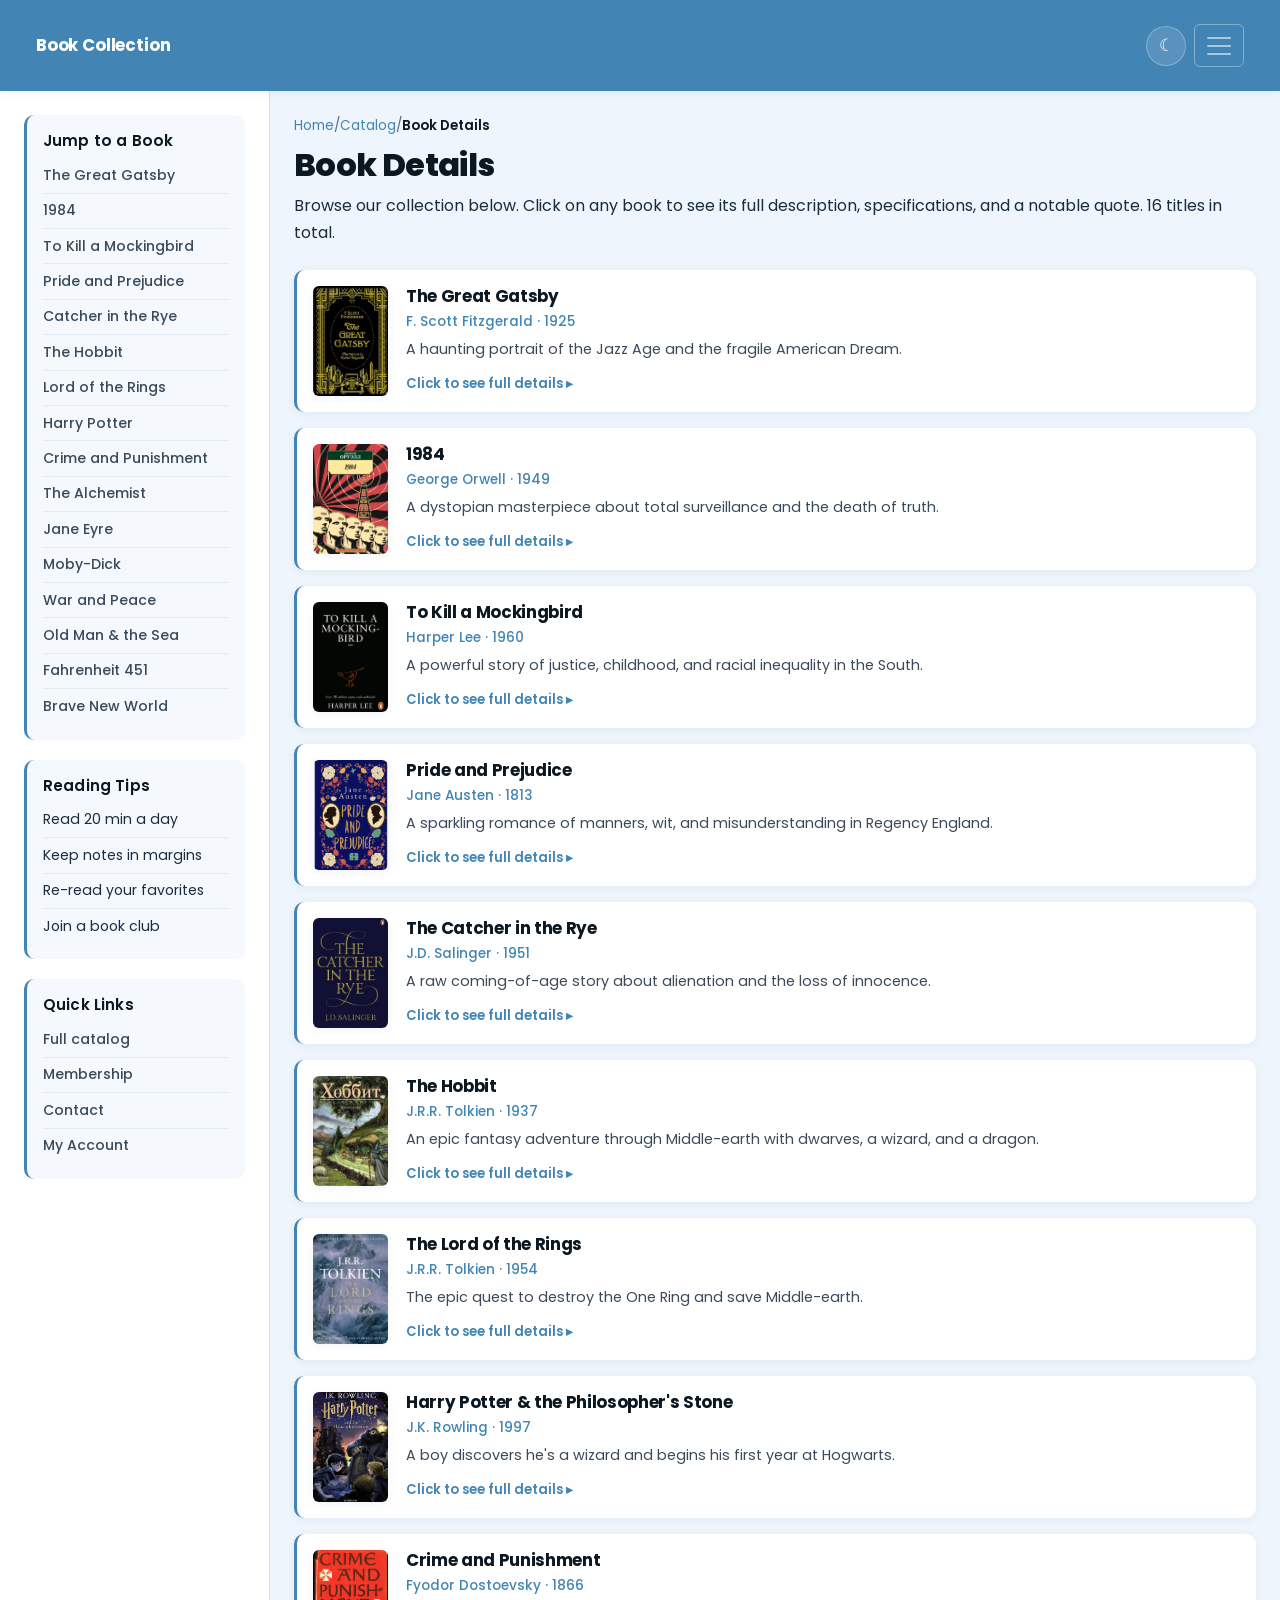
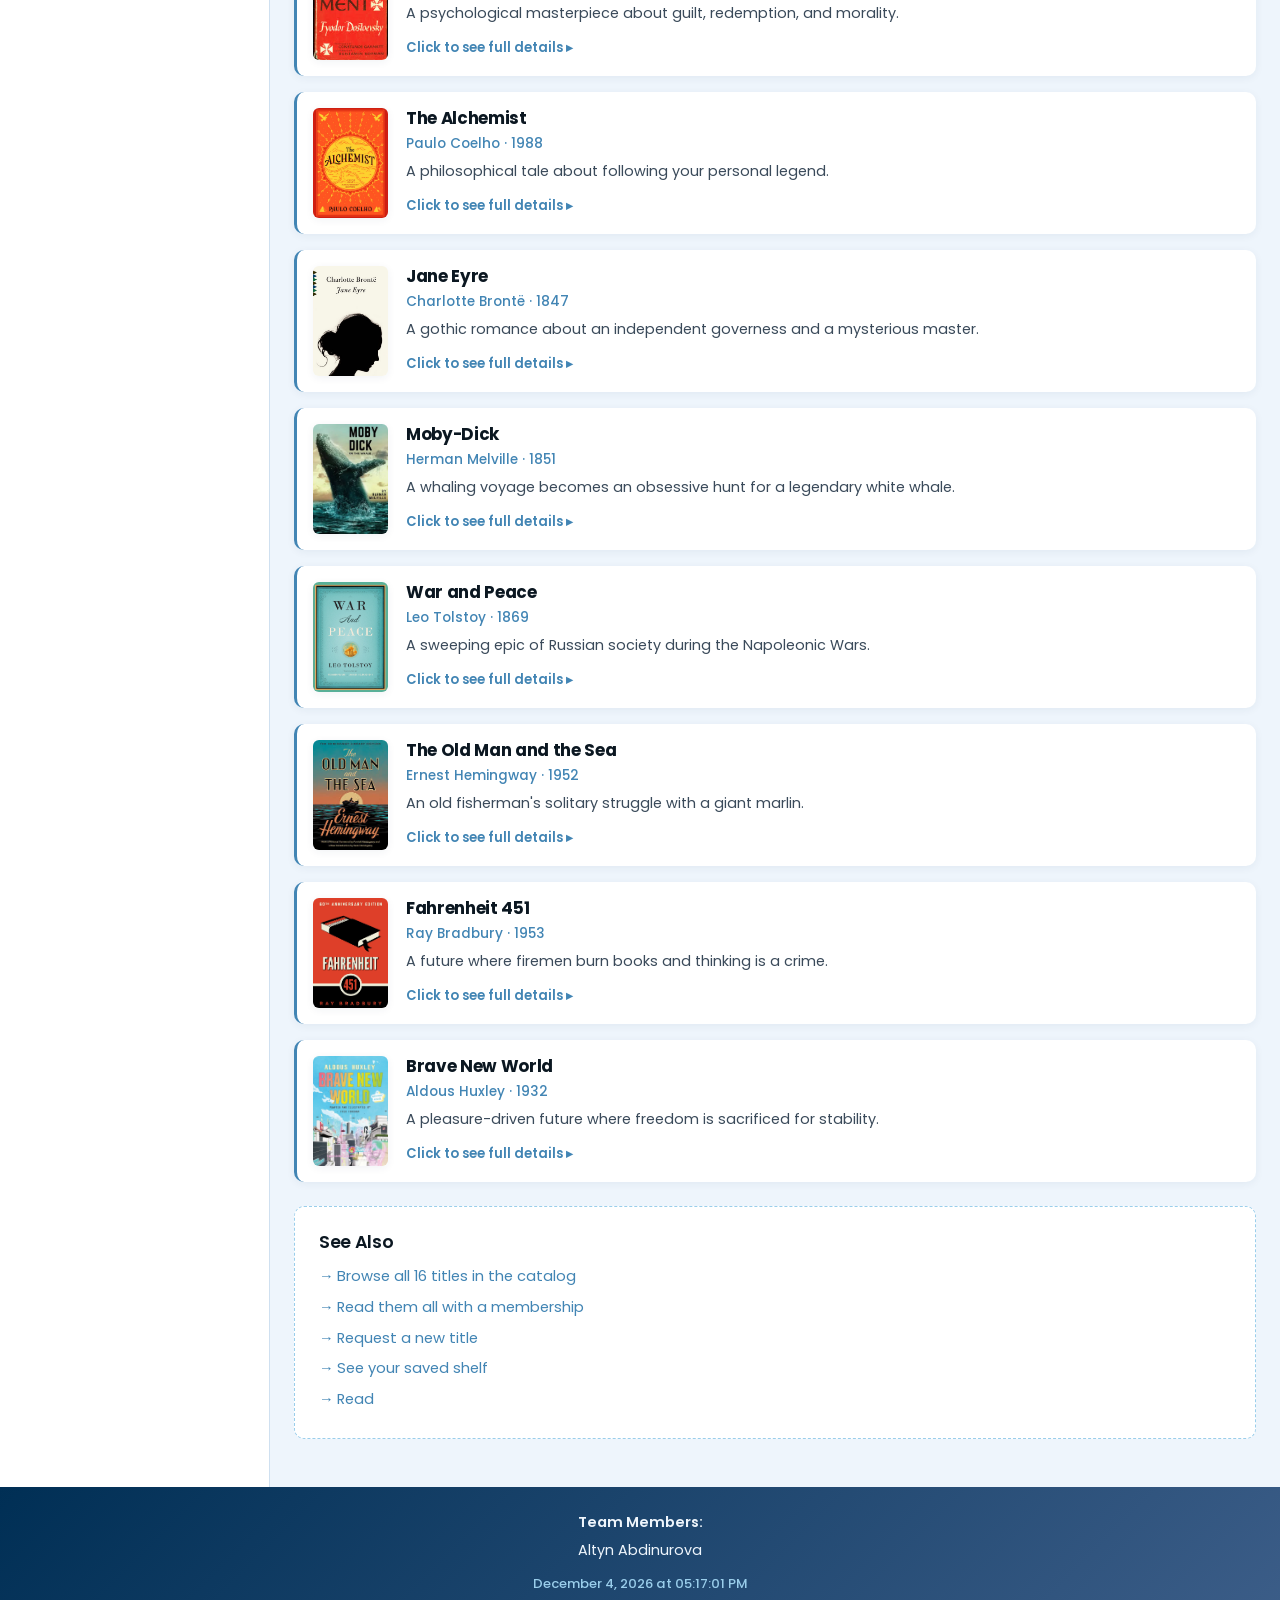
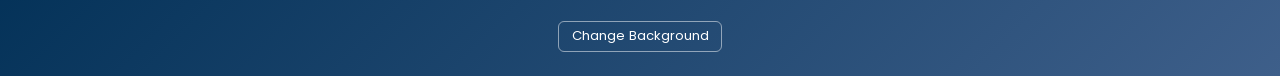
<file: 3product.html>
<!DOCTYPE html>
<html lang="en">
<head>
  <meta charset="UTF-8">
  <meta name="viewport" content="width=device-width, initial-scale=1.0">
  <title>Book Details — Digital Book Collection</title>
  <script src="js/theme-init.js"></script>
  <link href="https://cdn.jsdelivr.net/npm/bootstrap@5.3.2/dist/css/bootstrap.min.css" rel="stylesheet">
  <link rel="stylesheet" href="css/style.css">
</head>
<body>
  <div class="page-grid mx-auto">
    <header id="main-header" class="px-3 px-lg-4 py-3">
      <nav class="navbar navbar-expand-xxl navbar-dark w-100" aria-label="Main navigation">
        <div class="container-fluid">
          <a class="navbar-brand" href="index.html">Book Collection</a>
          <div class="d-flex align-items-center gap-2 ms-auto order-xxl-last">
            <button class="theme-toggle" type="button" id="theme-toggle" aria-label="Toggle theme">☾</button>
            <button class="navbar-toggler" type="button"
                    data-bs-toggle="collapse" data-bs-target="#navbarMain"
                    aria-controls="navbarMain" aria-expanded="false"
                    aria-label="Toggle navigation">
              <span class="navbar-toggler-icon"></span>
            </button>
          </div>
          <div class="collapse navbar-collapse" id="navbarMain">
            <ul class="navbar-nav ms-auto mb-2 mb-xxl-0">
              <li class="nav-item"><a class="nav-link" href="index.html">Home</a></li>
              <li class="nav-item"><a class="nav-link" href="2catalog.html">Catalog</a></li>
              <li class="nav-item"><a class="nav-link active" aria-current="page" href="3product.html">Book Details</a></li>
              <li class="nav-item"><a class="nav-link" href="4about.html">About Us</a></li>
              <li class="nav-item"><a class="nav-link" href="5prices.html">Pricing</a></li>
              <li class="nav-item"><a class="nav-link" href="6contact.html">Contact Us</a></li>
              <li class="nav-item"><a class="nav-link" href="7account.html">My Account</a></li>
              <li class="nav-item"><a class="nav-link" href="8reader.html">Read</a></li>
            </ul>
          </div>
        </div>
      </nav>
    </header>

    <aside class="sidebar p-3 p-lg-4">
      <div class="sidebar-block p-3">
        <h3 class="mb-2">Jump to a Book</h3>
        <ul>
          <li><a href="#gatsby">The Great Gatsby</a></li>
          <li><a href="#1984">1984</a></li>
          <li><a href="#mockingbird">To Kill a Mockingbird</a></li>
          <li><a href="#pride">Pride and Prejudice</a></li>
          <li><a href="#catcher">Catcher in the Rye</a></li>
          <li><a href="#hobbit">The Hobbit</a></li>
          <li><a href="#lotr">Lord of the Rings</a></li>
          <li><a href="#harry">Harry Potter</a></li>
          <li><a href="#crime">Crime and Punishment</a></li>
          <li><a href="#alchemist">The Alchemist</a></li>
          <li><a href="#janeeyre">Jane Eyre</a></li>
          <li><a href="#moby">Moby-Dick</a></li>
          <li><a href="#warpeace">War and Peace</a></li>
          <li><a href="#oldman">Old Man &amp; the Sea</a></li>
          <li><a href="#f451">Fahrenheit 451</a></li>
          <li><a href="#bravenew">Brave New World</a></li>
        </ul>
      </div>
      <div class="sidebar-block p-3">
        <h3 class="mb-2">Reading Tips</h3>
        <ul>
          <li>Read 20 min a day</li>
          <li>Keep notes in margins</li>
          <li>Re-read your favorites</li>
          <li>Join a book club</li>
        </ul>
      </div>
      <div class="sidebar-block p-3">
        <h3 class="mb-2">Quick Links</h3>
        <ul>
          <li><a href="2catalog.html">Full catalog</a></li>
          <li><a href="5prices.html">Membership</a></li>
          <li><a href="6contact.html">Contact</a></li>
          <li><a href="7account.html">My Account</a></li>
        </ul>
      </div>
    </aside>

    <main class="main-content p-3 p-lg-4">
      <p class="breadcrumb mb-2"><a href="index.html">Home</a> / <a href="2catalog.html">Catalog</a> / <span>Book Details</span></p>

      <h1>Book Details</h1>
      <p>Browse our collection below. Click on any book to see its full description, specifications, and a notable quote. 16 titles in total.</p>

      <div class="book-list my-4">

        <details class="book-card mb-3" id="gatsby">
          <summary class="book-summary p-3">
            <img src="imgs/gatsby.jpg" alt="The Great Gatsby cover">
            <div class="book-info">
              <h3 class="mb-1">The Great Gatsby</h3>
              <p class="book-author mb-1">F. Scott Fitzgerald · 1925</p>
              <p class="book-short mb-2">A haunting portrait of the Jazz Age and the fragile American Dream.</p>
              <span class="book-toggle">Click to see full details</span>
            </div>
          </summary>
          <div class="book-details p-3 p-lg-4">
            <h4 class="mb-2">Specification</h4>
            <ul>
              <li><strong>Author:</strong> F. Scott Fitzgerald</li>
              <li><strong>Published:</strong> 1925</li>
              <li><strong>Pages:</strong> 180</li>
              <li><strong>Genre:</strong> Classic Literature</li>
            </ul>
            <h4 class="mb-2">Overview</h4>
            <p>Set in the Jazz Age on Long Island, the novel depicts narrator Nick Carraway's interactions with mysterious millionaire Jay Gatsby and Gatsby's obsession to reunite with his former lover, Daisy Buchanan.</p>
            <blockquote class="p-2">"So we beat on, boats against the current, borne back ceaselessly into the past."</blockquote>
            <button class="btn btn-primary add-to-shelf mt-3" type="button" data-id="gatsby" data-title="The Great Gatsby" data-author="F. Scott Fitzgerald" data-cover="imgs/gatsby.jpg">Add to Shelf</button>
            <p class="mt-2 mb-0"><a href="2catalog.html">Back to catalog</a> · <a href="#1984">Next: 1984</a></p>
          </div>
        </details>

        <details class="book-card mb-3" id="1984">
          <summary class="book-summary p-3">
            <img src="imgs/1984.jpg" alt="1984 cover">
            <div class="book-info">
              <h3 class="mb-1">1984</h3>
              <p class="book-author mb-1">George Orwell · 1949</p>
              <p class="book-short mb-2">A dystopian masterpiece about total surveillance and the death of truth.</p>
              <span class="book-toggle">Click to see full details</span>
            </div>
          </summary>
          <div class="book-details p-3 p-lg-4">
            <h4 class="mb-2">Specification</h4>
            <ul>
              <li><strong>Author:</strong> George Orwell</li>
              <li><strong>Published:</strong> 1949</li>
              <li><strong>Pages:</strong> 328</li>
              <li><strong>Genre:</strong> Dystopian Fiction</li>
            </ul>
            <h4 class="mb-2">Overview</h4>
            <p>In a totalitarian future, Winston Smith works for the Ministry of Truth rewriting history. He rebels against the omnipresent Party and Big Brother, only to discover that love and truth are the most dangerous crimes of all.</p>
            <blockquote class="p-2">"Big Brother is watching you."</blockquote>
            <button class="btn btn-primary add-to-shelf mt-3" type="button" data-id="1984" data-title="1984" data-author="George Orwell" data-cover="imgs/1984.jpg">Add to Shelf</button>
            <p class="mt-2 mb-0"><a href="#gatsby">Previous</a> · <a href="#mockingbird">Next: Mockingbird</a></p>
          </div>
        </details>

        <details class="book-card mb-3" id="mockingbird">
          <summary class="book-summary p-3">
            <img src="imgs/mockingbird.jpg" alt="To Kill a Mockingbird cover">
            <div class="book-info">
              <h3 class="mb-1">To Kill a Mockingbird</h3>
              <p class="book-author mb-1">Harper Lee · 1960</p>
              <p class="book-short mb-2">A powerful story of justice, childhood, and racial inequality in the South.</p>
              <span class="book-toggle">Click to see full details</span>
            </div>
          </summary>
          <div class="book-details p-3 p-lg-4">
            <h4 class="mb-2">Specification</h4>
            <ul>
              <li><strong>Author:</strong> Harper Lee</li>
              <li><strong>Published:</strong> 1960</li>
              <li><strong>Pages:</strong> 281</li>
              <li><strong>Genre:</strong> Classic Fiction</li>
            </ul>
            <h4 class="mb-2">Overview</h4>
            <p>Young Scout Finch witnesses racial injustice in her Alabama town when her father, lawyer Atticus Finch, defends a Black man falsely accused of a crime.</p>
            <blockquote class="p-2">"You never really understand a person until you consider things from his point of view."</blockquote>
            <button class="btn btn-primary add-to-shelf mt-3" type="button" data-id="mockingbird" data-title="To Kill a Mockingbird" data-author="Harper Lee" data-cover="imgs/mockingbird.jpg">Add to Shelf</button>
            <p class="mt-2 mb-0"><a href="#1984">Previous</a> · <a href="#pride">Next: Pride and Prejudice</a></p>
          </div>
        </details>

        <details class="book-card mb-3" id="pride">
          <summary class="book-summary p-3">
            <img src="imgs/pride.jpg" alt="Pride and Prejudice cover">
            <div class="book-info">
              <h3 class="mb-1">Pride and Prejudice</h3>
              <p class="book-author mb-1">Jane Austen · 1813</p>
              <p class="book-short mb-2">A sparkling romance of manners, wit, and misunderstanding in Regency England.</p>
              <span class="book-toggle">Click to see full details</span>
            </div>
          </summary>
          <div class="book-details p-3 p-lg-4">
            <h4 class="mb-2">Specification</h4>
            <ul>
              <li><strong>Author:</strong> Jane Austen</li>
              <li><strong>Published:</strong> 1813</li>
              <li><strong>Pages:</strong> 279</li>
              <li><strong>Genre:</strong> Romance / Classic</li>
            </ul>
            <h4 class="mb-2">Overview</h4>
            <p>Elizabeth Bennet navigates love, family, and society in Regency-era England, sparring with the proud Mr. Darcy while discovering the true meaning of both.</p>
            <blockquote class="p-2">"It is a truth universally acknowledged, that a single man in possession of a good fortune, must be in want of a wife."</blockquote>
            <button class="btn btn-primary add-to-shelf mt-3" type="button" data-id="pride" data-title="Pride and Prejudice" data-author="Jane Austen" data-cover="imgs/pride.jpg">Add to Shelf</button>
            <p class="mt-2 mb-0"><a href="#mockingbird">Previous</a> · <a href="#catcher">Next: Catcher in the Rye</a></p>
          </div>
        </details>

        <details class="book-card mb-3" id="catcher">
          <summary class="book-summary p-3">
            <img src="imgs/catcher.jpg" alt="The Catcher in the Rye cover">
            <div class="book-info">
              <h3 class="mb-1">The Catcher in the Rye</h3>
              <p class="book-author mb-1">J.D. Salinger · 1951</p>
              <p class="book-short mb-2">A raw coming-of-age story about alienation and the loss of innocence.</p>
              <span class="book-toggle">Click to see full details</span>
            </div>
          </summary>
          <div class="book-details p-3 p-lg-4">
            <h4 class="mb-2">Specification</h4>
            <ul>
              <li><strong>Author:</strong> J.D. Salinger</li>
              <li><strong>Published:</strong> 1951</li>
              <li><strong>Pages:</strong> 277</li>
              <li><strong>Genre:</strong> Coming-of-Age</li>
            </ul>
            <h4 class="mb-2">Overview</h4>
            <p>Holden Caulfield wanders New York City after being expelled from prep school, grappling with alienation, identity, and the loss of innocence.</p>
            <blockquote class="p-2">"If you really want to know the truth, I'm quite illiterate, but I read a lot."</blockquote>
            <button class="btn btn-primary add-to-shelf mt-3" type="button" data-id="catcher" data-title="The Catcher in the Rye" data-author="J.D. Salinger" data-cover="imgs/catcher.jpg">Add to Shelf</button>
            <p class="mt-2 mb-0"><a href="#pride">Previous</a> · <a href="#hobbit">Next: The Hobbit</a></p>
          </div>
        </details>

        <details class="book-card mb-3" id="hobbit">
          <summary class="book-summary p-3">
            <img src="imgs/hobbit.jpg" alt="The Hobbit cover">
            <div class="book-info">
              <h3 class="mb-1">The Hobbit</h3>
              <p class="book-author mb-1">J.R.R. Tolkien · 1937</p>
              <p class="book-short mb-2">An epic fantasy adventure through Middle-earth with dwarves, a wizard, and a dragon.</p>
              <span class="book-toggle">Click to see full details</span>
            </div>
          </summary>
          <div class="book-details p-3 p-lg-4">
            <h4 class="mb-2">Specification</h4>
            <ul>
              <li><strong>Author:</strong> J.R.R. Tolkien</li>
              <li><strong>Published:</strong> 1937</li>
              <li><strong>Pages:</strong> 310</li>
              <li><strong>Genre:</strong> Fantasy</li>
            </ul>
            <h4 class="mb-2">Overview</h4>
            <p>Bilbo Baggins, a quiet hobbit, is swept into an epic quest by the wizard Gandalf and thirteen dwarves to reclaim their mountain home from the dragon Smaug.</p>
            <blockquote class="p-2">"In a hole in the ground there lived a hobbit."</blockquote>
            <button class="btn btn-primary add-to-shelf mt-3" type="button" data-id="hobbit" data-title="The Hobbit" data-author="J.R.R. Tolkien" data-cover="imgs/hobbit.jpg">Add to Shelf</button>
            <p class="mt-2 mb-0"><a href="#catcher">Previous</a> · <a href="#lotr">Next: Lord of the Rings</a></p>
          </div>
        </details>

        <details class="book-card mb-3" id="lotr">
          <summary class="book-summary p-3">
            <img src="imgs/lotr.jpg" alt="The Lord of the Rings cover">
            <div class="book-info">
              <h3 class="mb-1">The Lord of the Rings</h3>
              <p class="book-author mb-1">J.R.R. Tolkien · 1954</p>
              <p class="book-short mb-2">The epic quest to destroy the One Ring and save Middle-earth.</p>
              <span class="book-toggle">Click to see full details</span>
            </div>
          </summary>
          <div class="book-details p-3 p-lg-4">
            <h4 class="mb-2">Specification</h4>
            <ul>
              <li><strong>Author:</strong> J.R.R. Tolkien</li>
              <li><strong>Published:</strong> 1954–1955</li>
              <li><strong>Pages:</strong> 1178</li>
              <li><strong>Genre:</strong> Epic Fantasy</li>
            </ul>
            <h4 class="mb-2">Overview</h4>
            <p>Frodo Baggins inherits the One Ring and must carry it to Mount Doom to destroy it, facing orcs, betrayal, and the dark lord Sauron.</p>
            <blockquote class="p-2">"One Ring to rule them all, One Ring to find them."</blockquote>
            <button class="btn btn-primary add-to-shelf mt-3" type="button" data-id="lotr" data-title="The Lord of the Rings" data-author="J.R.R. Tolkien" data-cover="imgs/lotr.jpg">Add to Shelf</button>
            <p class="mt-2 mb-0"><a href="#hobbit">Previous</a> · <a href="#harry">Next: Harry Potter</a></p>
          </div>
        </details>

        <details class="book-card mb-3" id="harry">
          <summary class="book-summary p-3">
            <img src="imgs/harry.jpg" alt="Harry Potter cover">
            <div class="book-info">
              <h3 class="mb-1">Harry Potter &amp; the Philosopher's Stone</h3>
              <p class="book-author mb-1">J.K. Rowling · 1997</p>
              <p class="book-short mb-2">A boy discovers he's a wizard and begins his first year at Hogwarts.</p>
              <span class="book-toggle">Click to see full details</span>
            </div>
          </summary>
          <div class="book-details p-3 p-lg-4">
            <h4 class="mb-2">Specification</h4>
            <ul>
              <li><strong>Author:</strong> J.K. Rowling</li>
              <li><strong>Published:</strong> 1997</li>
              <li><strong>Pages:</strong> 223</li>
              <li><strong>Genre:</strong> Fantasy / YA</li>
            </ul>
            <h4 class="mb-2">Overview</h4>
            <p>On his eleventh birthday, Harry Potter learns he is a wizard and is invited to attend Hogwarts School of Witchcraft and Wizardry.</p>
            <blockquote class="p-2">"It does not do to dwell on dreams and forget to live."</blockquote>
            <button class="btn btn-primary add-to-shelf mt-3" type="button" data-id="harry" data-title="Harry Potter & the Philosopher's Stone" data-author="J.K. Rowling" data-cover="imgs/harry.jpg">Add to Shelf</button>
            <p class="mt-2 mb-0"><a href="#lotr">Previous</a> · <a href="#crime">Next: Crime and Punishment</a></p>
          </div>
        </details>

        <details class="book-card mb-3" id="crime">
          <summary class="book-summary p-3">
            <img src="imgs/crime.jpg" alt="Crime and Punishment cover">
            <div class="book-info">
              <h3 class="mb-1">Crime and Punishment</h3>
              <p class="book-author mb-1">Fyodor Dostoevsky · 1866</p>
              <p class="book-short mb-2">A psychological masterpiece about guilt, redemption, and morality.</p>
              <span class="book-toggle">Click to see full details</span>
            </div>
          </summary>
          <div class="book-details p-3 p-lg-4">
            <h4 class="mb-2">Specification</h4>
            <ul>
              <li><strong>Author:</strong> Fyodor Dostoevsky</li>
              <li><strong>Published:</strong> 1866</li>
              <li><strong>Pages:</strong> 671</li>
              <li><strong>Genre:</strong> Psychological Fiction</li>
            </ul>
            <h4 class="mb-2">Overview</h4>
            <p>Rodion Raskolnikov, a destitute ex-student in St. Petersburg, commits a murder to test his theory of the "extraordinary man" — and is consumed by guilt.</p>
            <blockquote class="p-2">"Pain and suffering are always inevitable for a large intelligence and a deep heart."</blockquote>
            <button class="btn btn-primary add-to-shelf mt-3" type="button" data-id="crime" data-title="Crime and Punishment" data-author="Fyodor Dostoevsky" data-cover="imgs/crime.jpg">Add to Shelf</button>
            <p class="mt-2 mb-0"><a href="#harry">Previous</a> · <a href="#alchemist">Next: The Alchemist</a></p>
          </div>
        </details>

        <details class="book-card mb-3" id="alchemist">
          <summary class="book-summary p-3">
            <img src="imgs/alchemist.jpg" alt="The Alchemist cover">
            <div class="book-info">
              <h3 class="mb-1">The Alchemist</h3>
              <p class="book-author mb-1">Paulo Coelho · 1988</p>
              <p class="book-short mb-2">A philosophical tale about following your personal legend.</p>
              <span class="book-toggle">Click to see full details</span>
            </div>
          </summary>
          <div class="book-details p-3 p-lg-4">
            <h4 class="mb-2">Specification</h4>
            <ul>
              <li><strong>Author:</strong> Paulo Coelho</li>
              <li><strong>Published:</strong> 1988</li>
              <li><strong>Pages:</strong> 208</li>
              <li><strong>Genre:</strong> Philosophical Fiction</li>
            </ul>
            <h4 class="mb-2">Overview</h4>
            <p>Santiago, an Andalusian shepherd boy, travels to Egypt after a recurring dream about treasure — meeting kings, alchemists, and his own destiny along the way.</p>
            <blockquote class="p-2">"When you want something, all the universe conspires in helping you to achieve it."</blockquote>
            <button class="btn btn-primary add-to-shelf mt-3" type="button" data-id="alchemist" data-title="The Alchemist" data-author="Paulo Coelho" data-cover="imgs/alchemist.jpg">Add to Shelf</button>
            <p class="mt-2 mb-0"><a href="#crime">Previous</a> · <a href="#janeeyre">Next: Jane Eyre</a></p>
          </div>
        </details>

        <details class="book-card mb-3" id="janeeyre">
          <summary class="book-summary p-3">
            <img src="imgs/janeeyre.jpg" alt="Jane Eyre cover">
            <div class="book-info">
              <h3 class="mb-1">Jane Eyre</h3>
              <p class="book-author mb-1">Charlotte Brontë · 1847</p>
              <p class="book-short mb-2">A gothic romance about an independent governess and a mysterious master.</p>
              <span class="book-toggle">Click to see full details</span>
            </div>
          </summary>
          <div class="book-details p-3 p-lg-4">
            <h4 class="mb-2">Specification</h4>
            <ul>
              <li><strong>Author:</strong> Charlotte Brontë</li>
              <li><strong>Published:</strong> 1847</li>
              <li><strong>Pages:</strong> 507</li>
              <li><strong>Genre:</strong> Gothic Romance</li>
            </ul>
            <h4 class="mb-2">Overview</h4>
            <p>Orphaned Jane Eyre becomes a governess at Thornfield Hall and falls in love with its brooding master, Mr. Rochester — but his secret threatens everything.</p>
            <blockquote class="p-2">"I am no bird; and no net ensnares me: I am a free human being with an independent will."</blockquote>
            <button class="btn btn-primary add-to-shelf mt-3" type="button" data-id="janeeyre" data-title="Jane Eyre" data-author="Charlotte Brontë" data-cover="imgs/janeeyre.jpg">Add to Shelf</button>
            <p class="mt-2 mb-0"><a href="#alchemist">Previous</a> · <a href="#moby">Next: Moby-Dick</a></p>
          </div>
        </details>

        <details class="book-card mb-3" id="moby">
          <summary class="book-summary p-3">
            <img src="imgs/moby.jpg" alt="Moby-Dick cover">
            <div class="book-info">
              <h3 class="mb-1">Moby-Dick</h3>
              <p class="book-author mb-1">Herman Melville · 1851</p>
              <p class="book-short mb-2">A whaling voyage becomes an obsessive hunt for a legendary white whale.</p>
              <span class="book-toggle">Click to see full details</span>
            </div>
          </summary>
          <div class="book-details p-3 p-lg-4">
            <h4 class="mb-2">Specification</h4>
            <ul>
              <li><strong>Author:</strong> Herman Melville</li>
              <li><strong>Published:</strong> 1851</li>
              <li><strong>Pages:</strong> 635</li>
              <li><strong>Genre:</strong> Adventure</li>
            </ul>
            <h4 class="mb-2">Overview</h4>
            <p>Ishmael joins the whaling ship Pequod, whose captain Ahab is consumed by revenge against the white whale that took his leg.</p>
            <blockquote class="p-2">"Call me Ishmael."</blockquote>
            <button class="btn btn-primary add-to-shelf mt-3" type="button" data-id="moby" data-title="Moby-Dick" data-author="Herman Melville" data-cover="imgs/moby.jpg">Add to Shelf</button>
            <p class="mt-2 mb-0"><a href="#janeeyre">Previous</a> · <a href="#warpeace">Next: War and Peace</a></p>
          </div>
        </details>

        <details class="book-card mb-3" id="warpeace">
          <summary class="book-summary p-3">
            <img src="imgs/warpeace.jpg" alt="War and Peace cover">
            <div class="book-info">
              <h3 class="mb-1">War and Peace</h3>
              <p class="book-author mb-1">Leo Tolstoy · 1869</p>
              <p class="book-short mb-2">A sweeping epic of Russian society during the Napoleonic Wars.</p>
              <span class="book-toggle">Click to see full details</span>
            </div>
          </summary>
          <div class="book-details p-3 p-lg-4">
            <h4 class="mb-2">Specification</h4>
            <ul>
              <li><strong>Author:</strong> Leo Tolstoy</li>
              <li><strong>Published:</strong> 1869</li>
              <li><strong>Pages:</strong> 1225</li>
              <li><strong>Genre:</strong> Historical Fiction</li>
            </ul>
            <h4 class="mb-2">Overview</h4>
            <p>Interweaving the lives of five aristocratic families, Tolstoy explores love, war, and history during Napoleon's invasion of Russia.</p>
            <blockquote class="p-2">"The strongest of all warriors are these two — Time and Patience."</blockquote>
            <button class="btn btn-primary add-to-shelf mt-3" type="button" data-id="warpeace" data-title="War and Peace" data-author="Leo Tolstoy" data-cover="imgs/warpeace.jpg">Add to Shelf</button>
            <p class="mt-2 mb-0"><a href="#moby">Previous</a> · <a href="#oldman">Next: The Old Man and the Sea</a></p>
          </div>
        </details>

        <details class="book-card mb-3" id="oldman">
          <summary class="book-summary p-3">
            <img src="imgs/oldman.jpg" alt="The Old Man and the Sea cover">
            <div class="book-info">
              <h3 class="mb-1">The Old Man and the Sea</h3>
              <p class="book-author mb-1">Ernest Hemingway · 1952</p>
              <p class="book-short mb-2">An old fisherman's solitary struggle with a giant marlin.</p>
              <span class="book-toggle">Click to see full details</span>
            </div>
          </summary>
          <div class="book-details p-3 p-lg-4">
            <h4 class="mb-2">Specification</h4>
            <ul>
              <li><strong>Author:</strong> Ernest Hemingway</li>
              <li><strong>Published:</strong> 1952</li>
              <li><strong>Pages:</strong> 127</li>
              <li><strong>Genre:</strong> Fiction / Novella</li>
            </ul>
            <h4 class="mb-2">Overview</h4>
            <p>Santiago, an aging Cuban fisherman, battles a giant marlin far out at sea in a struggle of endurance, dignity, and nature.</p>
            <blockquote class="p-2">"A man can be destroyed but not defeated."</blockquote>
            <button class="btn btn-primary add-to-shelf mt-3" type="button" data-id="oldman" data-title="The Old Man and the Sea" data-author="Ernest Hemingway" data-cover="imgs/oldman.jpg">Add to Shelf</button>
            <p class="mt-2 mb-0"><a href="#warpeace">Previous</a> · <a href="#f451">Next: Fahrenheit 451</a></p>
          </div>
        </details>

        <details class="book-card mb-3" id="f451">
          <summary class="book-summary p-3">
            <img src="imgs/f451.jpg" alt="Fahrenheit 451 cover">
            <div class="book-info">
              <h3 class="mb-1">Fahrenheit 451</h3>
              <p class="book-author mb-1">Ray Bradbury · 1953</p>
              <p class="book-short mb-2">A future where firemen burn books and thinking is a crime.</p>
              <span class="book-toggle">Click to see full details</span>
            </div>
          </summary>
          <div class="book-details p-3 p-lg-4">
            <h4 class="mb-2">Specification</h4>
            <ul>
              <li><strong>Author:</strong> Ray Bradbury</li>
              <li><strong>Published:</strong> 1953</li>
              <li><strong>Pages:</strong> 194</li>
              <li><strong>Genre:</strong> Dystopia / Sci-Fi</li>
            </ul>
            <h4 class="mb-2">Overview</h4>
            <p>Guy Montag is a fireman who burns books — until he begins to question his society and the meaning of reading.</p>
            <blockquote class="p-2">"It was a pleasure to burn."</blockquote>
            <button class="btn btn-primary add-to-shelf mt-3" type="button" data-id="f451" data-title="Fahrenheit 451" data-author="Ray Bradbury" data-cover="imgs/f451.jpg">Add to Shelf</button>
            <p class="mt-2 mb-0"><a href="#oldman">Previous</a> · <a href="#bravenew">Next: Brave New World</a></p>
          </div>
        </details>

        <details class="book-card mb-3" id="bravenew">
          <summary class="book-summary p-3">
            <img src="imgs/bravenew.jpg" alt="Brave New World cover">
            <div class="book-info">
              <h3 class="mb-1">Brave New World</h3>
              <p class="book-author mb-1">Aldous Huxley · 1932</p>
              <p class="book-short mb-2">A pleasure-driven future where freedom is sacrificed for stability.</p>
              <span class="book-toggle">Click to see full details</span>
            </div>
          </summary>
          <div class="book-details p-3 p-lg-4">
            <h4 class="mb-2">Specification</h4>
            <ul>
              <li><strong>Author:</strong> Aldous Huxley</li>
              <li><strong>Published:</strong> 1932</li>
              <li><strong>Pages:</strong> 311</li>
              <li><strong>Genre:</strong> Dystopia / Sci-Fi</li>
            </ul>
            <h4 class="mb-2">Overview</h4>
            <p>In a genetically engineered society, citizens are conditioned for happiness — until one outsider challenges the system.</p>
            <blockquote class="p-2">"One believes things because one has been conditioned to believe them."</blockquote>
            <button class="btn btn-primary add-to-shelf mt-3" type="button" data-id="bravenew" data-title="Brave New World" data-author="Aldous Huxley" data-cover="imgs/bravenew.jpg">Add to Shelf</button>
            <p class="mt-2 mb-0"><a href="#f451">Previous</a> · <a href="2catalog.html">Back to catalog</a></p>
          </div>
        </details>

      </div>

      <div class="see-also my-4 p-3 p-lg-4">
        <h3 class="mb-2">See Also</h3>
        <ul class="mb-0">
          <li><a href="2catalog.html">Browse all 16 titles in the catalog</a></li>
          <li><a href="5prices.html">Read them all with a membership</a></li>
          <li><a href="6contact.html">Request a new title</a></li>
          <li><a href="7account.html">See your saved shelf</a></li>
          <li><a href="8reader.html">Read</a></li>
        </ul>
      </div>
    </main>

    <footer class="p-4">
      <p class="mb-1">Team Members:</p>
      <ul><li>Altyn Abdinurova</li></ul>
      <p id="datetime" class="footer-datetime"></p>
      <button id="bg-color-btn" type="button" class="btn btn-sm btn-outline-light">Change Background</button>
    </footer>
  </div>
  <script src="https://cdn.jsdelivr.net/npm/bootstrap@5.3.2/dist/js/bootstrap.bundle.min.js"></script>
  <script src="js/product-extras.js"></script>
  <script src="js/assign5.js"></script>
</body>
</html>
</file>
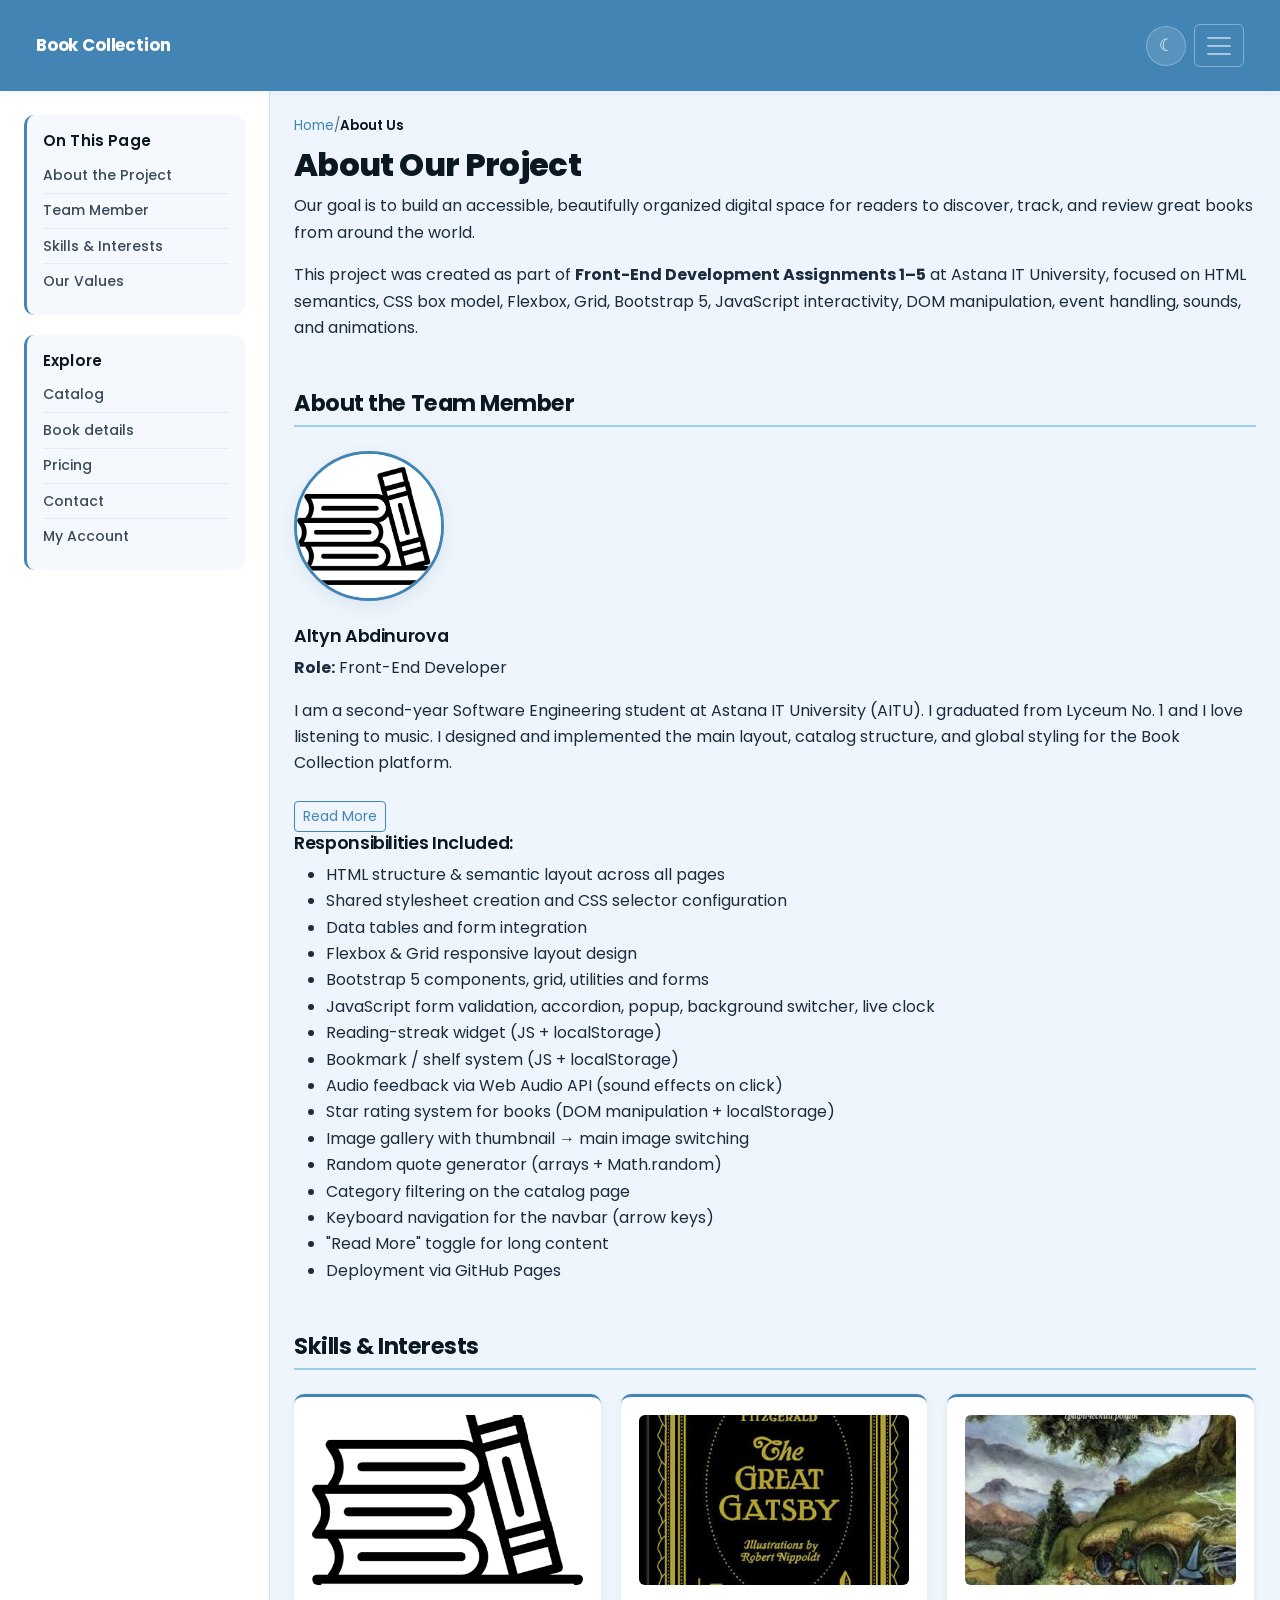
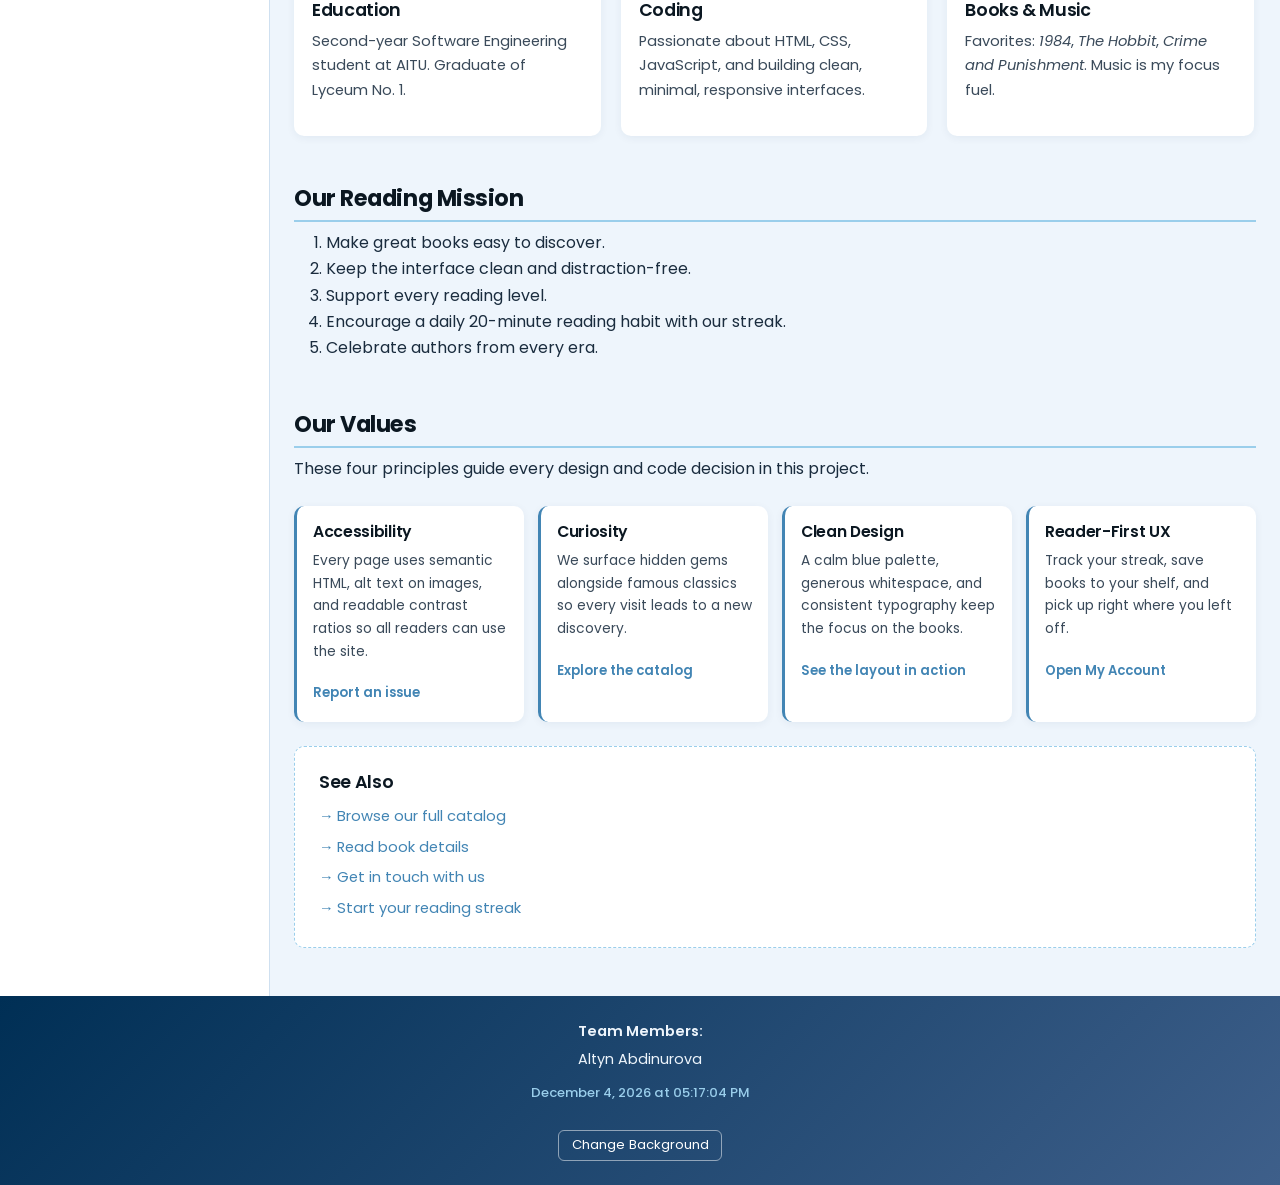
<file: 4about.html>
<!DOCTYPE html>
<html lang="en">
<head>
  <meta charset="UTF-8">
  <meta name="viewport" content="width=device-width, initial-scale=1.0">
  <title>About Us — Team Project</title>
  <script src="js/theme-init.js"></script>
  <link href="https://cdn.jsdelivr.net/npm/bootstrap@5.3.2/dist/css/bootstrap.min.css" rel="stylesheet">
  <link rel="stylesheet" href="css/style.css">
</head>
<body>
  <div class="page-grid mx-auto">
    <header id="main-header" class="px-3 px-lg-4 py-3">
      <nav class="navbar navbar-expand-xxl navbar-dark w-100" aria-label="Main navigation">
        <div class="container-fluid">
          <a class="navbar-brand" href="index.html">Book Collection</a>
          <div class="d-flex align-items-center gap-2 ms-auto order-xxl-last">
            <button class="theme-toggle" type="button" id="theme-toggle" aria-label="Toggle theme">☾</button>
            <button class="navbar-toggler" type="button"
                    data-bs-toggle="collapse" data-bs-target="#navbarMain"
                    aria-controls="navbarMain" aria-expanded="false"
                    aria-label="Toggle navigation">
              <span class="navbar-toggler-icon"></span>
            </button>
          </div>
          <div class="collapse navbar-collapse" id="navbarMain">
            <ul class="navbar-nav ms-auto mb-2 mb-xxl-0">
              <li class="nav-item"><a class="nav-link" href="index.html">Home</a></li>
              <li class="nav-item"><a class="nav-link" href="2catalog.html">Catalog</a></li>
              <li class="nav-item"><a class="nav-link" href="3product.html">Book Details</a></li>
              <li class="nav-item"><a class="nav-link active" aria-current="page" href="4about.html">About Us</a></li>
              <li class="nav-item"><a class="nav-link" href="5prices.html">Pricing</a></li>
              <li class="nav-item"><a class="nav-link" href="6contact.html">Contact Us</a></li>
              <li class="nav-item"><a class="nav-link" href="7account.html">My Account</a></li>
              <li class="nav-item"><a class="nav-link" href="8reader.html">Read</a></li>
            </ul>
          </div>
        </div>
      </nav>
    </header>

    <aside class="sidebar p-3 p-lg-4">
      <div class="sidebar-block p-3">
        <h3 class="mb-2">On This Page</h3>
        <ul>
          <li><a href="#about-project">About the Project</a></li>
          <li><a href="#team">Team Member</a></li>
          <li><a href="#skills">Skills &amp; Interests</a></li>
          <li><a href="#values">Our Values</a></li>
        </ul>
      </div>
      <div class="sidebar-block p-3">
        <h3 class="mb-2">Explore</h3>
        <ul>
          <li><a href="2catalog.html">Catalog</a></li>
          <li><a href="3product.html">Book details</a></li>
          <li><a href="5prices.html">Pricing</a></li>
          <li><a href="6contact.html">Contact</a></li>
          <li><a href="7account.html">My Account</a></li>
        </ul>
      </div>
    </aside>

    <main class="main-content p-3 p-lg-4">
      <p class="breadcrumb mb-2"><a href="index.html">Home</a> / <span>About Us</span></p>

      <h1 id="about-project">About Our Project</h1>
      <p>Our goal is to build an accessible, beautifully organized digital space for readers to discover, track, and review great books from around the world.</p>
      <p>This project was created as part of <strong>Front-End Development Assignments 1–5</strong> at Astana IT University, focused on HTML semantics, CSS box model, Flexbox, Grid, Bootstrap 5, JavaScript interactivity, DOM manipulation, event handling, sounds, and animations.</p>

      <h2 id="team" class="mt-4 mt-lg-5">About the Team Member</h2>
      <img src="imgs/logo.png" alt="Book Collection profile logo" class="profile-img my-4">

      <h3>Altyn Abdinurova</h3>
      <p><strong>Role:</strong> Front-End Developer</p>
      <p>I am a second-year Software Engineering student at Astana IT University (AITU). I graduated from Lyceum No. 1 and I love listening to music. I designed and implemented the main layout, catalog structure, and global styling for the Book Collection platform.</p>
      <button id="read-more-btn" class="btn btn-sm btn-outline-primary mt-2">Read More</button>
      <div id="read-more-content" class="mt-3 p-3 rounded">
        <p class="mb-0"><strong>More about Altyn:</strong> In her free time, she enjoys exploring new JavaScript libraries, contributing to open-source projects, and reading classic literature. She believes that a clean and accessible design can make a big difference in user experience.</p>
      </div>

      <h3>Responsibilities Included:</h3>
      <ul>
        <li>HTML structure &amp; semantic layout across all pages</li>
        <li>Shared stylesheet creation and CSS selector configuration</li>
        <li>Data tables and form integration</li>
        <li>Flexbox &amp; Grid responsive layout design</li>
        <li>Bootstrap 5 components, grid, utilities and forms</li>
        <li>JavaScript form validation, accordion, popup, background switcher, live clock</li>
        <li>Reading-streak widget (JS + localStorage)</li>
        <li>Bookmark / shelf system (JS + localStorage)</li>
        <li>Audio feedback via Web Audio API (sound effects on click)</li>
        <li>Star rating system for books (DOM manipulation + localStorage)</li>
        <li>Image gallery with thumbnail → main image switching</li>
        <li>Random quote generator (arrays + Math.random)</li>
        <li>Category filtering on the catalog page</li>
        <li>Keyboard navigation for the navbar (arrow keys)</li>
        <li>"Read More" toggle for long content</li>
        <li>Deployment via GitHub Pages</li>
      </ul>

      <h2 id="skills" class="mt-4 mt-lg-5">Skills &amp; Interests</h2>
      <div class="custom-card-row my-4">
        <article class="custom-card">
          <img src="imgs/logo.png" alt="Education icon">
          <h3>Education</h3>
          <p>Second-year Software Engineering student at AITU. Graduate of Lyceum No. 1.</p>
        </article>
        <article class="custom-card">
          <img src="imgs/gatsby.jpg" alt="Coding icon">
          <h3>Coding</h3>
          <p>Passionate about HTML, CSS, JavaScript, and building clean, minimal, responsive interfaces.</p>
        </article>
        <article class="custom-card">
          <img src="imgs/hobbit.jpg" alt="Books icon">
          <h3>Books &amp; Music</h3>
          <p>Favorites: <em>1984</em>, <em>The Hobbit</em>, <em>Crime and Punishment</em>. Music is my focus fuel.</p>
        </article>
      </div>

      <h2 class="mt-4 mt-lg-5">Our Reading Mission</h2>
      <ol>
        <li>Make great books easy to discover.</li>
        <li>Keep the interface clean and distraction-free.</li>
        <li>Support every reading level.</li>
        <li>Encourage a daily 20-minute reading habit with our streak.</li>
        <li>Celebrate authors from every era.</li>
      </ol>

      <h2 id="values" class="mt-4 mt-lg-5">Our Values</h2>
      <p>These four principles guide every design and code decision in this project.</p>

      <div class="values-grid my-4">
        <div class="value-card p-3">
          <h3>Accessibility</h3>
          <p>Every page uses semantic HTML, alt text on images, and readable contrast ratios so all readers can use the site.</p>
          <a href="6contact.html">Report an issue</a>
        </div>
        <div class="value-card p-3">
          <h3>Curiosity</h3>
          <p>We surface hidden gems alongside famous classics so every visit leads to a new discovery.</p>
          <a href="2catalog.html">Explore the catalog</a>
        </div>
        <div class="value-card p-3">
          <h3>Clean Design</h3>
          <p>A calm blue palette, generous whitespace, and consistent typography keep the focus on the books.</p>
          <a href="3product.html">See the layout in action</a>
        </div>
        <div class="value-card p-3">
          <h3>Reader-First UX</h3>
          <p>Track your streak, save books to your shelf, and pick up right where you left off.</p>
          <a href="7account.html">Open My Account</a>
        </div>
      </div>

      <div class="see-also my-4 p-3 p-lg-4">
        <h3 class="mb-2">See Also</h3>
        <ul class="mb-0">
          <li><a href="2catalog.html">Browse our full catalog</a></li>
          <li><a href="3product.html">Read book details</a></li>
          <li><a href="6contact.html">Get in touch with us</a></li>
          <li><a href="7account.html">Start your reading streak</a></li>
        </ul>
      </div>
    </main>

    <footer class="p-4">
      <p class="mb-1">Team Members:</p>
      <ul><li>Altyn Abdinurova</li></ul>
      <p id="datetime" class="footer-datetime"></p>
      <button id="bg-color-btn" type="button" class="btn btn-sm btn-outline-light">Change Background</button>
    </footer>
  </div>

  <script src="https://cdn.jsdelivr.net/npm/bootstrap@5.3.2/dist/js/bootstrap.bundle.min.js"></script>
  <script src="js/assign5.js"></script>
</body>
</html>
</file>
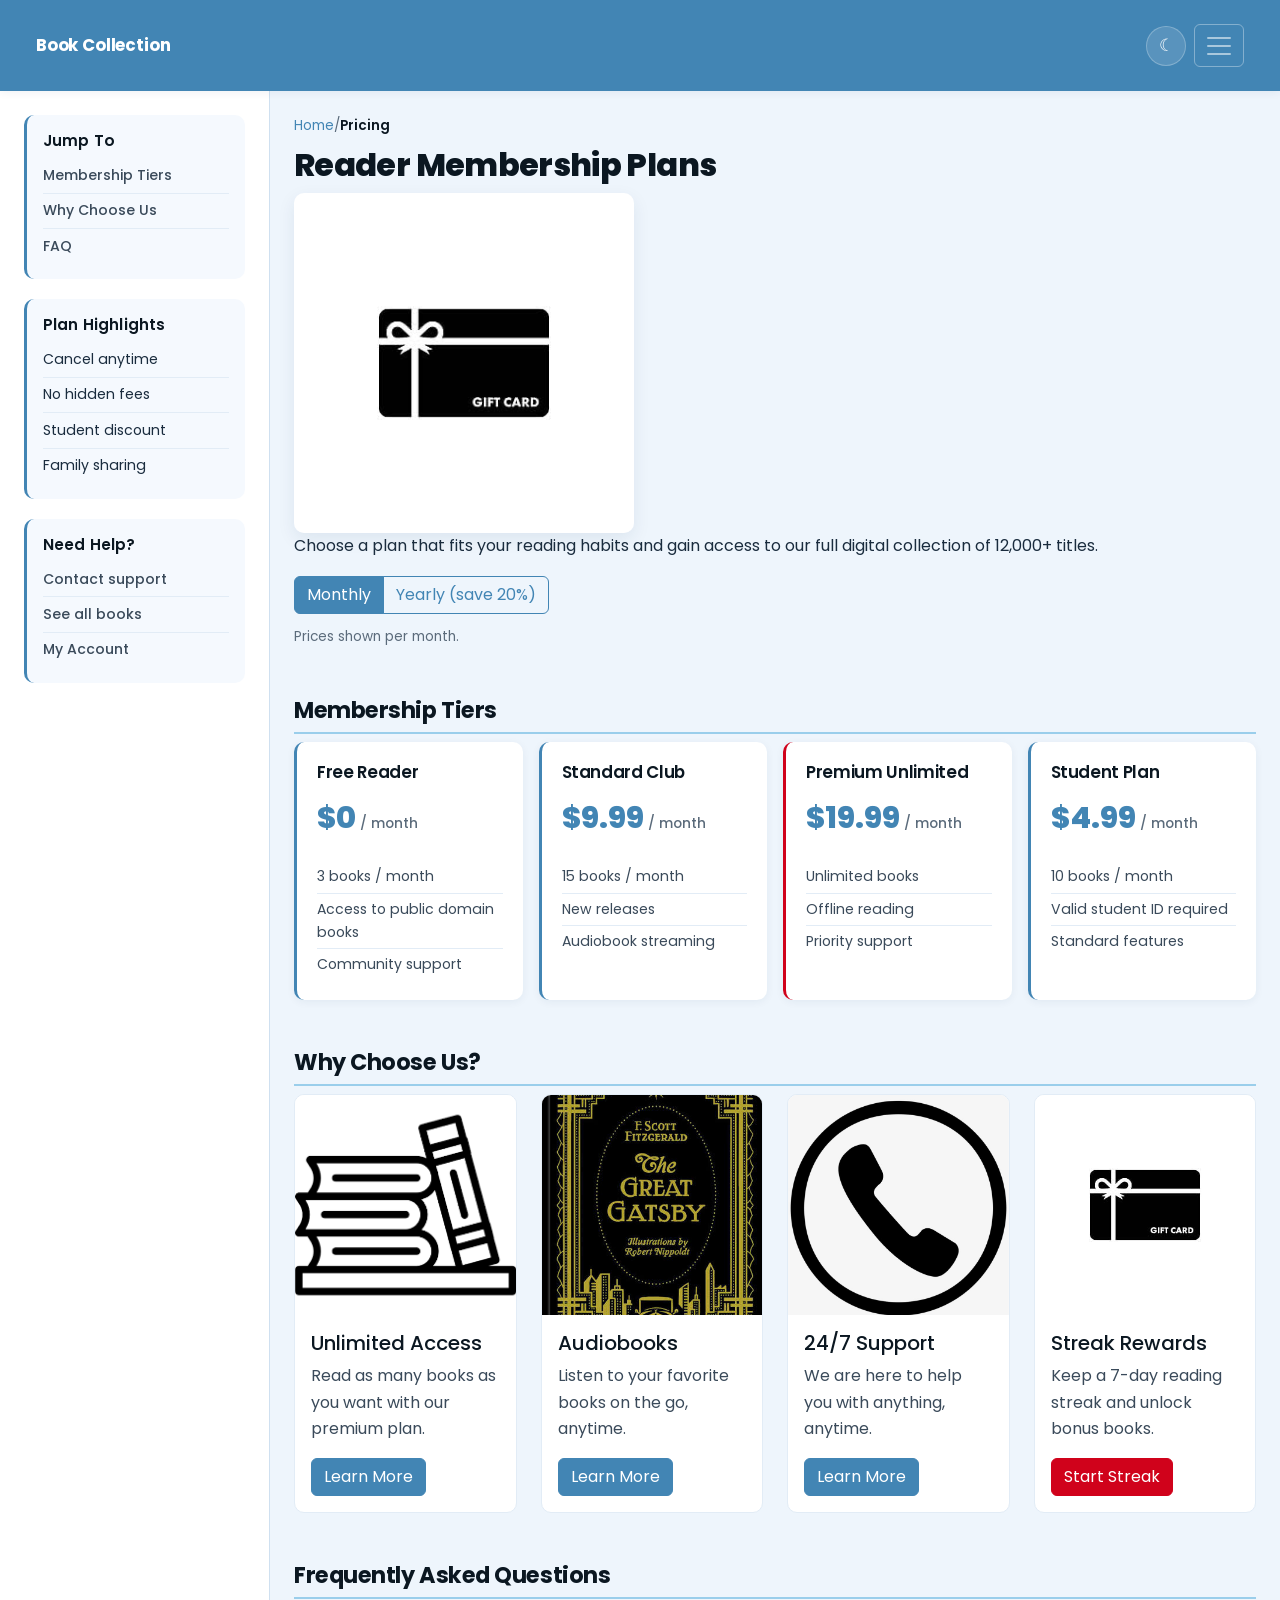
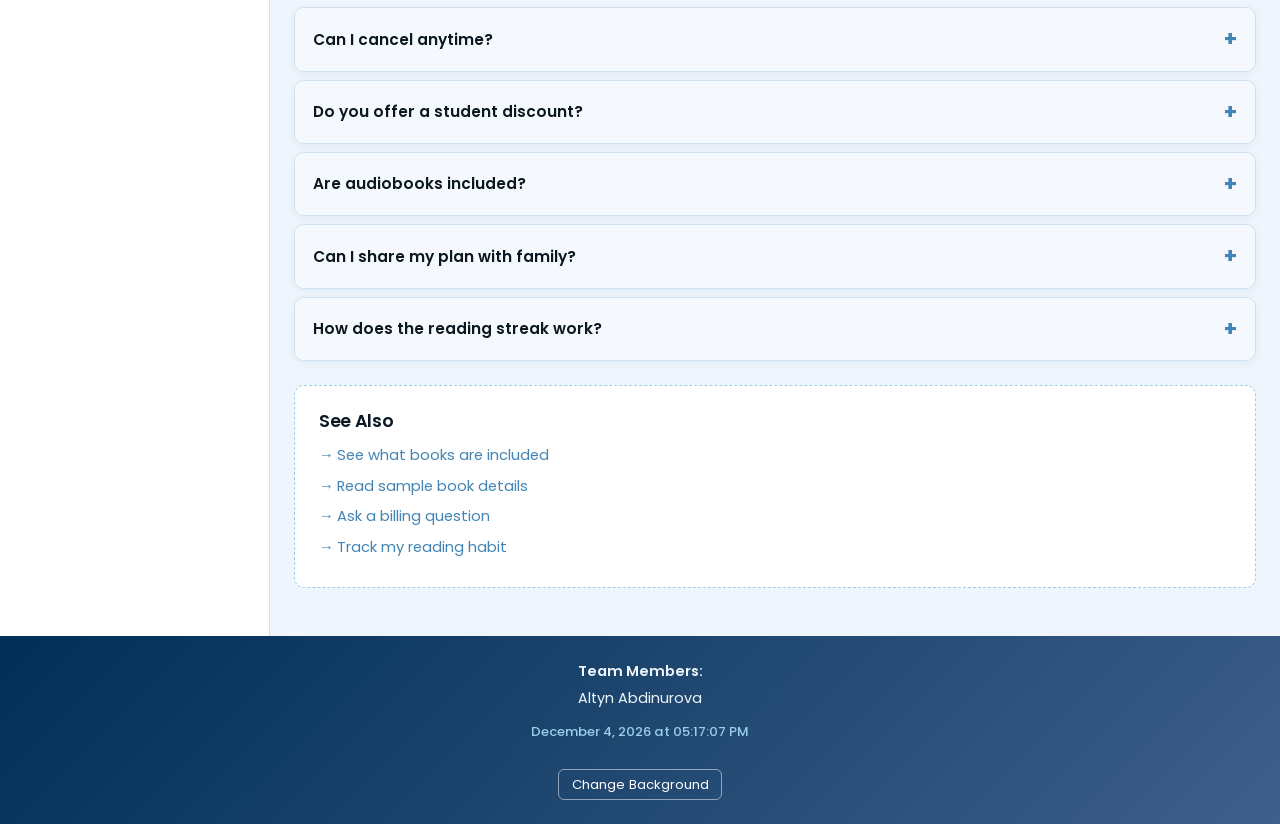
<file: 5prices.html>
<!DOCTYPE html>
<html lang="en">
<head>
  <meta charset="UTF-8">
  <meta name="viewport" content="width=device-width, initial-scale=1.0">
  <title>Pricing Plans — Reader Membership</title>
  <script src="js/theme-init.js"></script>
  <link href="https://cdn.jsdelivr.net/npm/bootstrap@5.3.2/dist/css/bootstrap.min.css" rel="stylesheet">
  <link rel="stylesheet" href="css/style.css">
</head>
<body>
  <div class="page-grid mx-auto">
    <header id="main-header" class="px-3 px-lg-4 py-3">
      <nav class="navbar navbar-expand-xxl navbar-dark w-100" aria-label="Main navigation">
        <div class="container-fluid">
          <a class="navbar-brand" href="index.html"><span class="fw-bold">Book Collection</span></a>
          <div class="d-flex align-items-center gap-2 ms-auto order-xxl-last">
            <button class="theme-toggle" type="button" id="theme-toggle" aria-label="Toggle theme">☾</button>
            <button class="navbar-toggler" type="button" data-bs-toggle="collapse" data-bs-target="#navbarMain" aria-controls="navbarMain" aria-expanded="false" aria-label="Toggle navigation">
              <span class="navbar-toggler-icon"></span>
            </button>
          </div>
          <div class="collapse navbar-collapse" id="navbarMain">
            <ul class="navbar-nav ms-auto mb-2 mb-xxl-0">
              <li class="nav-item"><a class="nav-link" href="index.html">Home</a></li>
              <li class="nav-item"><a class="nav-link" href="2catalog.html">Catalog</a></li>
              <li class="nav-item"><a class="nav-link" href="3product.html">Book Details</a></li>
              <li class="nav-item"><a class="nav-link" href="4about.html">About Us</a></li>
              <li class="nav-item"><a class="nav-link active" aria-current="page" href="5prices.html">Pricing</a></li>
              <li class="nav-item"><a class="nav-link" href="6contact.html">Contact Us</a></li>
              <li class="nav-item"><a class="nav-link" href="7account.html">My Account</a></li>
              <li class="nav-item"><a class="nav-link" href="8reader.html">Read</a></li>
            </ul>
          </div>
        </div>
      </nav>
    </header>

    <aside class="sidebar p-3 p-lg-4">
      <div class="sidebar-block p-3">
        <h3 class="mb-2">Jump To</h3>
        <ul>
          <li><a href="#tiers">Membership Tiers</a></li>
          <li><a href="#why">Why Choose Us</a></li>
          <li><a href="#faq">FAQ</a></li>
        </ul>
      </div>
      <div class="sidebar-block p-3">
        <h3 class="mb-2">Plan Highlights</h3>
        <ul>
          <li>Cancel anytime</li>
          <li>No hidden fees</li>
          <li>Student discount</li>
          <li>Family sharing</li>
        </ul>
      </div>
      <div class="sidebar-block p-3">
        <h3 class="mb-2">Need Help?</h3>
        <ul>
          <li><a href="6contact.html">Contact support</a></li>
          <li><a href="3product.html">See all books</a></li>
          <li><a href="7account.html">My Account</a></li>
        </ul>
      </div>
    </aside>

    <main class="main-content p-3 p-lg-4">
      <div class="container-fluid px-0">
        <p class="breadcrumb mb-2"><a href="index.html">Home</a> / <span>Pricing</span></p>

        <h1>Reader Membership Plans</h1>
        <img src="imgs/gift_card_logo.png" alt="Gift Card Option" class="page-img">
        <p>Choose a plan that fits your reading habits and gain access to our full digital collection of 12,000+ titles.</p>

        <div class="btn-group mb-4" role="group" aria-label="Billing period">
          <input type="radio" class="btn-check" name="billing" id="billing-monthly" value="monthly" checked>
          <label class="btn btn-outline-primary" for="billing-monthly">Monthly</label>

          <input type="radio" class="btn-check" name="billing" id="billing-yearly" value="yearly">
          <label class="btn btn-outline-primary" for="billing-yearly">Yearly (save 20%)</label>
        </div>
        <p id="billing-note" class="billing-note">Prices shown per month.</p>

        <h2 id="tiers" class="mt-4 mt-lg-5">Membership Tiers</h2>
        <div class="pricing-grid mb-4">
          <div class="pricing-card">
            <h3>Free Reader</h3>
            <div class="price" data-monthly="0">$0<small> / month</small></div>
            <ul>
              <li>3 books / month</li>
              <li>Access to public domain books</li>
              <li>Community support</li>
            </ul>
          </div>
          <div class="pricing-card">
            <h3>Standard Club</h3>
            <div class="price" data-monthly="9.99">$9.99<small> / month</small></div>
            <ul>
              <li>15 books / month</li>
              <li>New releases</li>
              <li>Audiobook streaming</li>
            </ul>
          </div>
          <div class="pricing-card featured">
            <h3>Premium Unlimited</h3>
            <div class="price" data-monthly="19.99">$19.99<small> / month</small></div>
            <ul>
              <li>Unlimited books</li>
              <li>Offline reading</li>
              <li>Priority support</li>
            </ul>
          </div>
          <div class="pricing-card">
            <h3>Student Plan</h3>
            <div class="price" data-monthly="4.99">$4.99<small> / month</small></div>
            <ul>
              <li>10 books / month</li>
              <li>Valid student ID required</li>
              <li>Standard features</li>
            </ul>
          </div>
        </div>

        <h2 id="why" class="mt-4 mt-lg-5">Why Choose Us?</h2>
        <div class="row g-4 mb-4">
          <div class="col-12 col-sm-6 col-md-6 col-lg-3">
            <div class="card h-100">
              <img src="imgs/logo.png" alt="Unlimited access icon" class="card-img-top">
              <div class="card-body d-flex flex-column">
                <h5 class="card-title">Unlimited Access</h5>
                <p class="card-text flex-grow-1">Read as many books as you want with our premium plan.</p>
                <a href="6contact.html" class="btn btn-primary align-self-start">Learn More</a>
              </div>
            </div>
          </div>
          <div class="col-12 col-sm-6 col-md-6 col-lg-3">
            <div class="card h-100">
              <img src="imgs/gatsby.jpg" alt="Audiobooks icon" class="card-img-top">
              <div class="card-body d-flex flex-column">
                <h5 class="card-title">Audiobooks</h5>
                <p class="card-text flex-grow-1">Listen to your favorite books on the go, anytime.</p>
                <a href="2catalog.html" class="btn btn-primary align-self-start">Learn More</a>
              </div>
            </div>
          </div>
          <div class="col-12 col-sm-6 col-md-6 col-lg-3">
            <div class="card h-100">
              <img src="imgs/contactlogo.jpg" alt="Support icon" class="card-img-top">
              <div class="card-body d-flex flex-column">
                <h5 class="card-title">24/7 Support</h5>
                <p class="card-text flex-grow-1">We are here to help you with anything, anytime.</p>
                <a href="6contact.html" class="btn btn-primary align-self-start">Learn More</a>
              </div>
            </div>
          </div>
          <div class="col-12 col-sm-6 col-md-6 col-lg-3">
            <div class="card h-100">
              <img src="imgs/gift_card_logo.png" alt="Streak rewards icon" class="card-img-top">
              <div class="card-body d-flex flex-column">
                <h5 class="card-title">Streak Rewards</h5>
                <p class="card-text flex-grow-1">Keep a 7-day reading streak and unlock bonus books.</p>
                <a href="7account.html" class="btn btn-warning align-self-start">Start Streak</a>
              </div>
            </div>
          </div>
        </div>

        <h2 id="faq" class="mt-4 mt-lg-5">Frequently Asked Questions</h2>
        <div class="accordion-custom mb-4">
          <div class="accordion-item-custom">
            <button class="accordion-header" type="button" aria-expanded="false">
              Can I cancel anytime?
            </button>
            <div class="accordion-content">
              <p>Yes — cancel from your account in one click. No hidden fees, no long-term contracts.</p>
            </div>
          </div>
          <div class="accordion-item-custom">
            <button class="accordion-header" type="button" aria-expanded="false">
              Do you offer a student discount?
            </button>
            <div class="accordion-content">
              <p>Yes, 50% off with a valid student ID. Just email us a photo of your student card and we will apply the discount within 24 hours.</p>
            </div>
          </div>
          <div class="accordion-item-custom">
            <button class="accordion-header" type="button" aria-expanded="false">
              Are audiobooks included?
            </button>
            <div class="accordion-content">
              <p>Yes, audiobooks are included in the Standard and Premium plans. The Free plan gives you access to public-domain audiobooks only.</p>
            </div>
          </div>
          <div class="accordion-item-custom">
            <button class="accordion-header" type="button" aria-expanded="false">
              Can I share my plan with family?
            </button>
            <div class="accordion-content">
              <p>Up to 4 readers can share the Premium plan. Each reader gets their own shelf, streak, and reading progress.</p>
            </div>
          </div>
          <div class="accordion-item-custom">
            <button class="accordion-header" type="button" aria-expanded="false">
              How does the reading streak work?
            </button>
            <div class="accordion-content">
              <p>Log 20 minutes each day on <a href="7account.html">My Account</a> to grow your streak. Miss a day and it resets — but your best streak is saved forever.</p>
            </div>
          </div>
        </div>

        <div class="see-also my-4 p-3 p-lg-4">
          <h3 class="mb-2">See Also</h3>
          <ul class="mb-0">
            <li><a href="2catalog.html">See what books are included</a></li>
            <li><a href="3product.html">Read sample book details</a></li>
            <li><a href="6contact.html">Ask a billing question</a></li>
            <li><a href="7account.html">Track my reading habit</a></li>
          </ul>
        </div>
      </div>
    </main>

    <footer class="p-4">
      <p class="mb-1">Team Members:</p>
      <ul><li>Altyn Abdinurova</li></ul>
      <p id="datetime" class="footer-datetime"></p>
      <button id="bg-color-btn" type="button" class="btn btn-sm btn-outline-light">Change Background</button>
    </footer>
  </div>

  <script src="https://cdn.jsdelivr.net/npm/bootstrap@5.3.2/dist/js/bootstrap.bundle.min.js"></script>
  <script src="js/assign5.js"></script>
</body>
</html>
</file>
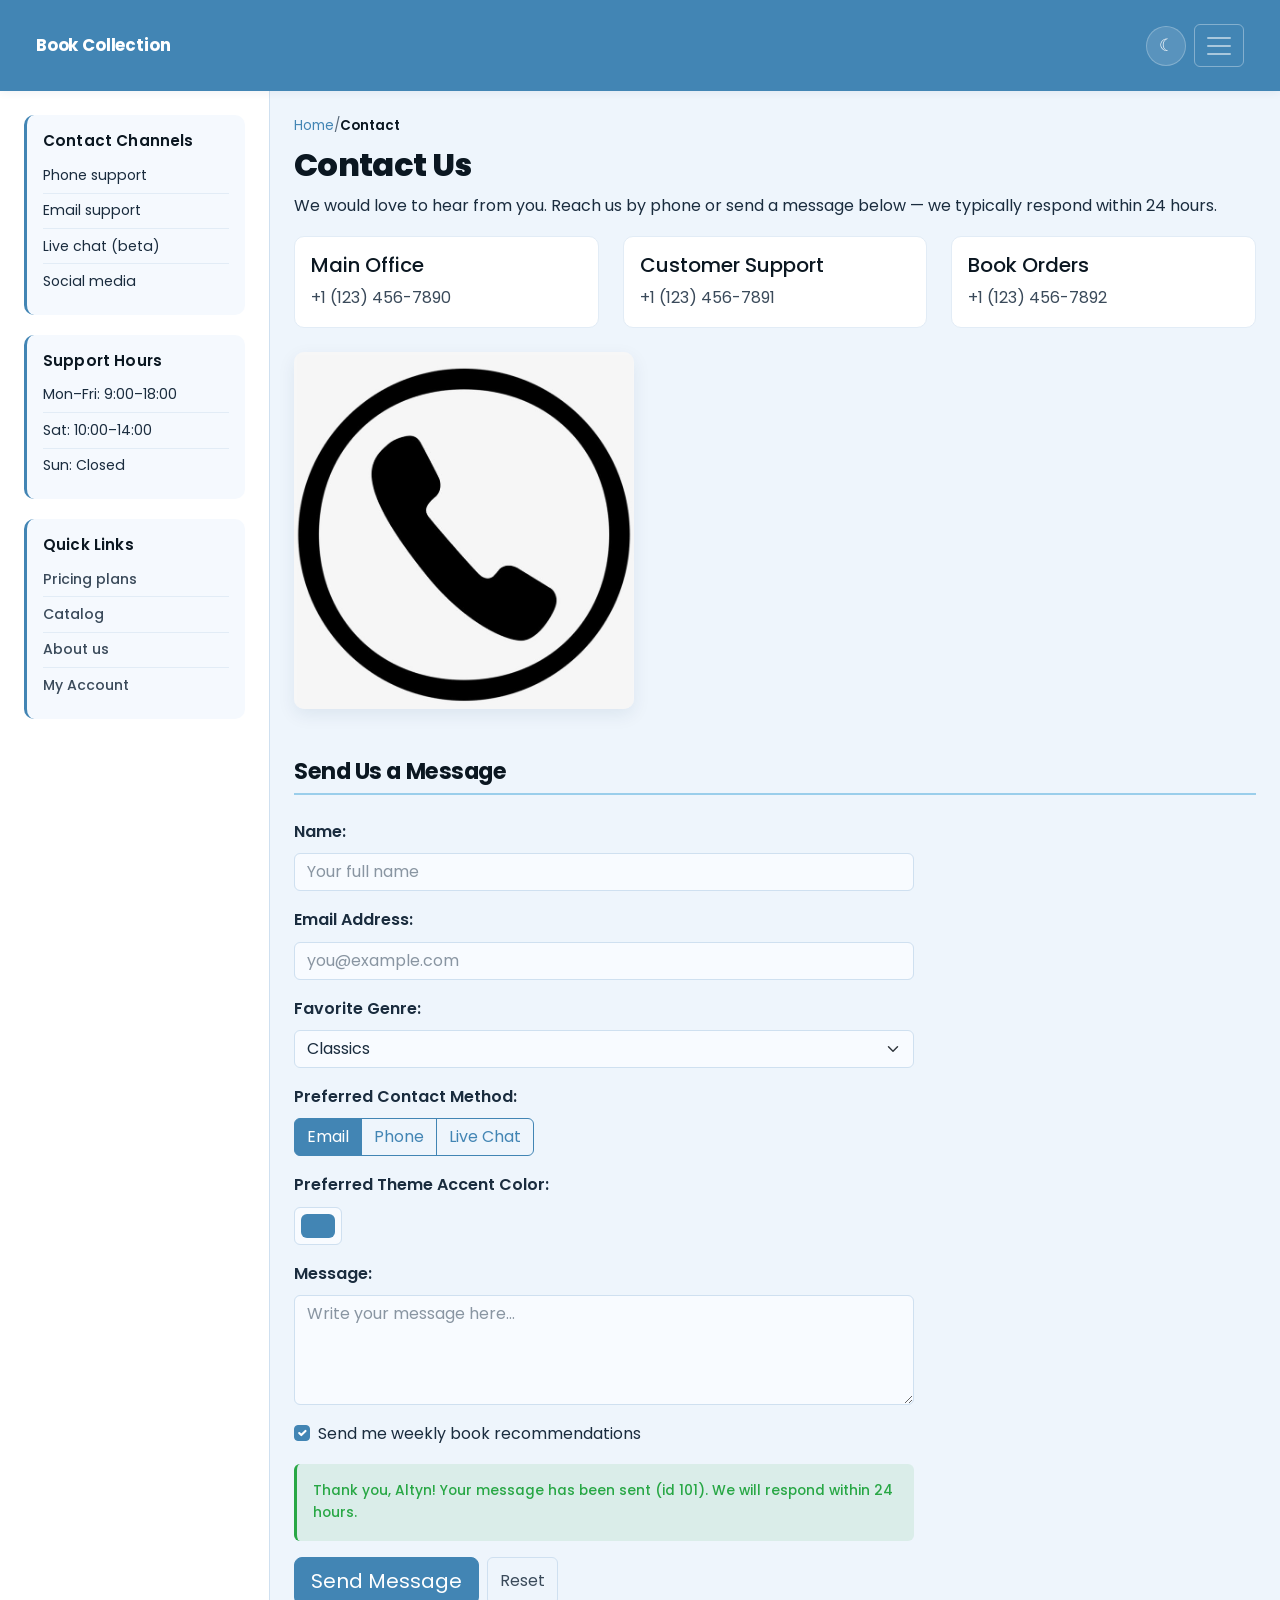
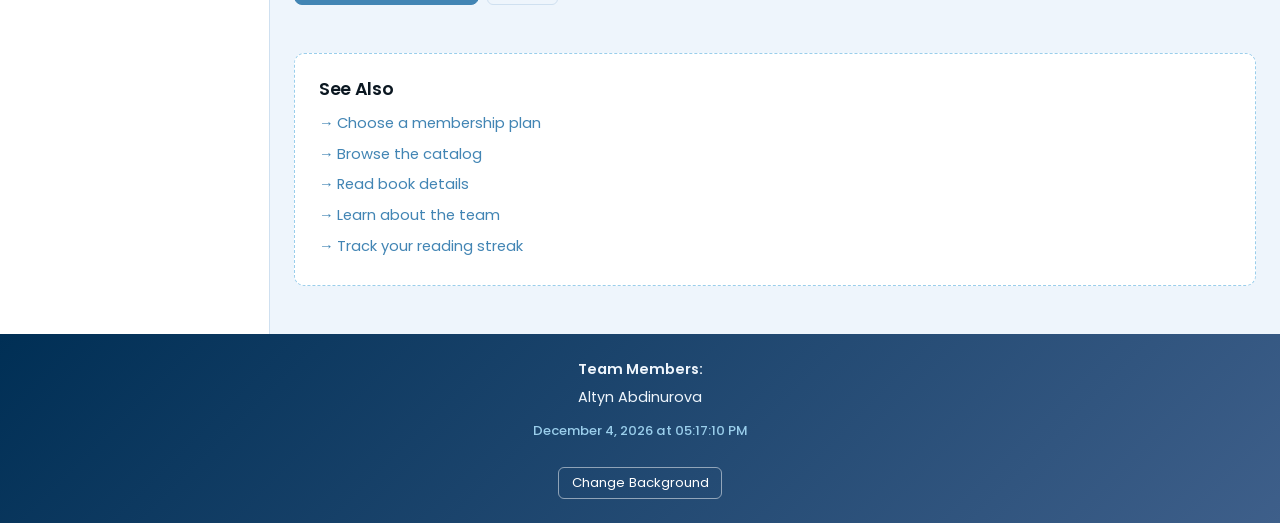
<file: 6contact.html>
<!DOCTYPE html>
<html lang="en">
<head>
  <meta charset="UTF-8">
  <meta name="viewport" content="width=device-width, initial-scale=1.0">
  <title>Contact Us — Digital Book Collection</title>
  <script src="js/theme-init.js"></script>
  <link href="https://cdn.jsdelivr.net/npm/bootstrap@5.3.2/dist/css/bootstrap.min.css" rel="stylesheet">
  <link rel="stylesheet" href="css/style.css">
</head>
<body>
  <div class="page-grid mx-auto">
    <header id="main-header" class="px-3 px-lg-4 py-3">
      <nav class="navbar navbar-expand-xxl navbar-dark w-100" aria-label="Main navigation">
        <div class="container-fluid">
          <a class="navbar-brand" href="index.html">Book Collection</a>
          <div class="d-flex align-items-center gap-2 ms-auto order-xxl-last">
            <button class="theme-toggle" type="button" id="theme-toggle" aria-label="Toggle theme">☾</button>
            <button class="navbar-toggler" type="button"
                    data-bs-toggle="collapse" data-bs-target="#navbarMain"
                    aria-controls="navbarMain" aria-expanded="false"
                    aria-label="Toggle navigation">
              <span class="navbar-toggler-icon"></span>
            </button>
          </div>
          <div class="collapse navbar-collapse" id="navbarMain">
            <ul class="navbar-nav ms-auto mb-2 mb-xxl-0">
              <li class="nav-item"><a class="nav-link" href="index.html">Home</a></li>
              <li class="nav-item"><a class="nav-link" href="2catalog.html">Catalog</a></li>
              <li class="nav-item"><a class="nav-link" href="3product.html">Book Details</a></li>
              <li class="nav-item"><a class="nav-link" href="4about.html">About Us</a></li>
              <li class="nav-item"><a class="nav-link" href="5prices.html">Pricing</a></li>
              <li class="nav-item"><a class="nav-link active" aria-current="page" href="6contact.html">Contact Us</a></li>
              <li class="nav-item"><a class="nav-link" href="7account.html">My Account</a></li>
              <li class="nav-item"><a class="nav-link" href="8reader.html">Read</a></li>
            </ul>
          </div>
        </div>
      </nav>
    </header>

    <aside class="sidebar p-3 p-lg-4">
      <div class="sidebar-block p-3">
        <h3 class="mb-2">Contact Channels</h3>
        <ul>
          <li>Phone support</li>
          <li>Email support</li>
          <li>Live chat (beta)</li>
          <li>Social media</li>
        </ul>
      </div>
      <div class="sidebar-block p-3">
        <h3 class="mb-2">Support Hours</h3>
        <ul>
          <li>Mon–Fri: 9:00–18:00</li>
          <li>Sat: 10:00–14:00</li>
          <li>Sun: Closed</li>
        </ul>
      </div>
      <div class="sidebar-block p-3">
        <h3 class="mb-2">Quick Links</h3>
        <ul>
          <li><a href="5prices.html">Pricing plans</a></li>
          <li><a href="2catalog.html">Catalog</a></li>
          <li><a href="4about.html">About us</a></li>
          <li><a href="7account.html">My Account</a></li>
        </ul>
      </div>
    </aside>

    <main class="main-content p-3 p-lg-4">
      <div class="container-fluid px-0">
        <p class="breadcrumb mb-2"><a href="index.html">Home</a> / <span>Contact</span></p>

        <h1>Contact Us</h1>
        <p>We would love to hear from you. Reach us by phone or send a message below — we typically respond within 24 hours.</p>

        <div class="row g-4 mb-4">
          <div class="col-12 col-sm-6 col-md-6 col-lg-4">
            <div class="card h-100">
              <div class="card-body">
                <h5 class="card-title">Main Office</h5>
                <p class="card-text mb-0">+1 (123) 456-7890</p>
              </div>
            </div>
          </div>
          <div class="col-12 col-sm-6 col-md-6 col-lg-4">
            <div class="card h-100">
              <div class="card-body">
                <h5 class="card-title">Customer Support</h5>
                <p class="card-text mb-0">+1 (123) 456-7891</p>
              </div>
            </div>
          </div>
          <div class="col-12 col-sm-6 col-md-6 col-lg-4">
            <div class="card h-100">
              <div class="card-body">
                <h5 class="card-title">Book Orders</h5>
                <p class="card-text mb-0">+1 (123) 456-7892</p>
              </div>
            </div>
          </div>
        </div>

        <img src="imgs/contactlogo.jpg" alt="Phone icon for customer contact details" class="page-img">

        <h2 class="mt-4 mt-lg-5">Send Us a Message</h2>
        <form id="contact-form" action="#" method="post" class="mt-4 mb-5 form-narrow" novalidate>
          <div class="mb-3">
            <label for="name" class="form-label fw-semibold">Name:</label>
            <input type="text" class="form-control" id="name" name="name" placeholder="Your full name" required>
          </div>
          <div class="mb-3">
            <label for="email" class="form-label fw-semibold">Email Address:</label>
            <input type="email" class="form-control" id="email" name="email" placeholder="you@example.com" required>
          </div>
          <div class="mb-3">
            <label for="genre" class="form-label fw-semibold">Favorite Genre:</label>
            <select id="genre" name="genre" class="form-select">
              <option value="classics">Classics</option>
              <option value="fantasy">Fantasy</option>
              <option value="sci-fi">Science Fiction</option>
              <option value="romance">Romance</option>
              <option value="coming-of-age">Coming-of-Age</option>
            </select>
          </div>
          <div class="mb-3">
            <label class="form-label fw-semibold d-block">Preferred Contact Method:</label>
            <div class="btn-group" role="group" aria-label="Contact preference">
              <input type="radio" class="btn-check" name="contact-method" id="cm-email" value="email" checked>
              <label class="btn btn-outline-primary" for="cm-email">Email</label>
              <input type="radio" class="btn-check" name="contact-method" id="cm-phone" value="phone">
              <label class="btn btn-outline-primary" for="cm-phone">Phone</label>
              <input type="radio" class="btn-check" name="contact-method" id="cm-chat" value="chat">
              <label class="btn btn-outline-primary" for="cm-chat">Live Chat</label>
            </div>
          </div>
          <div class="mb-3">
            <label for="theme-color" class="form-label fw-semibold">Preferred Theme Accent Color:</label>
            <input type="color" class="form-control form-control-color" id="theme-color" name="theme-color" value="#4285B4" title="Choose your accent color">
          </div>
          <div class="mb-3">
            <label for="message" class="form-label fw-semibold">Message:</label>
            <textarea class="form-control" id="message" name="message" rows="4" placeholder="Write your message here..." required minlength="10"></textarea>
          </div>
          <div class="form-check mb-3">
            <input class="form-check-input" type="checkbox" id="subscribe" name="subscribe" checked>
            <label class="form-check-label" for="subscribe">Send me weekly book recommendations</label>
          </div>
          <p id="contact-error" class="auth-error p-3" hidden></p>
          <p id="contact-success" class="auth-success p-3">Thank you, Altyn! Your message has been sent (id 101). We will respond within 24 hours.</p>
          <div class="d-flex gap-2 flex-wrap">
            <button type="submit" class="btn btn-primary btn-lg">Send Message</button>
            <button type="reset" class="btn btn-outline-secondary">Reset</button>
          </div>
        </form>

        <div class="see-also my-4 p-3 p-lg-4">
          <h3 class="mb-2">See Also</h3>
          <ul class="mb-0">
            <li><a href="5prices.html">Choose a membership plan</a></li>
            <li><a href="2catalog.html">Browse the catalog</a></li>
            <li><a href="3product.html">Read book details</a></li>
            <li><a href="4about.html">Learn about the team</a></li>
            <li><a href="7account.html">Track your reading streak</a></li>
          </ul>
        </div>
      </div>
    </main>

    <footer class="p-4">
      <p class="mb-1">Team Members:</p>
      <ul><li>Altyn Abdinurova</li></ul>
      <p id="datetime" class="footer-datetime"></p>
      <button id="bg-color-btn" type="button" class="btn btn-sm btn-outline-light">Change Background</button>
    </footer>
  </div>

  <script src="https://cdn.jsdelivr.net/npm/bootstrap@5.3.2/dist/js/bootstrap.bundle.min.js"></script>
  <script src="js/assign5.js"></script>
</body>
</html>
</file>
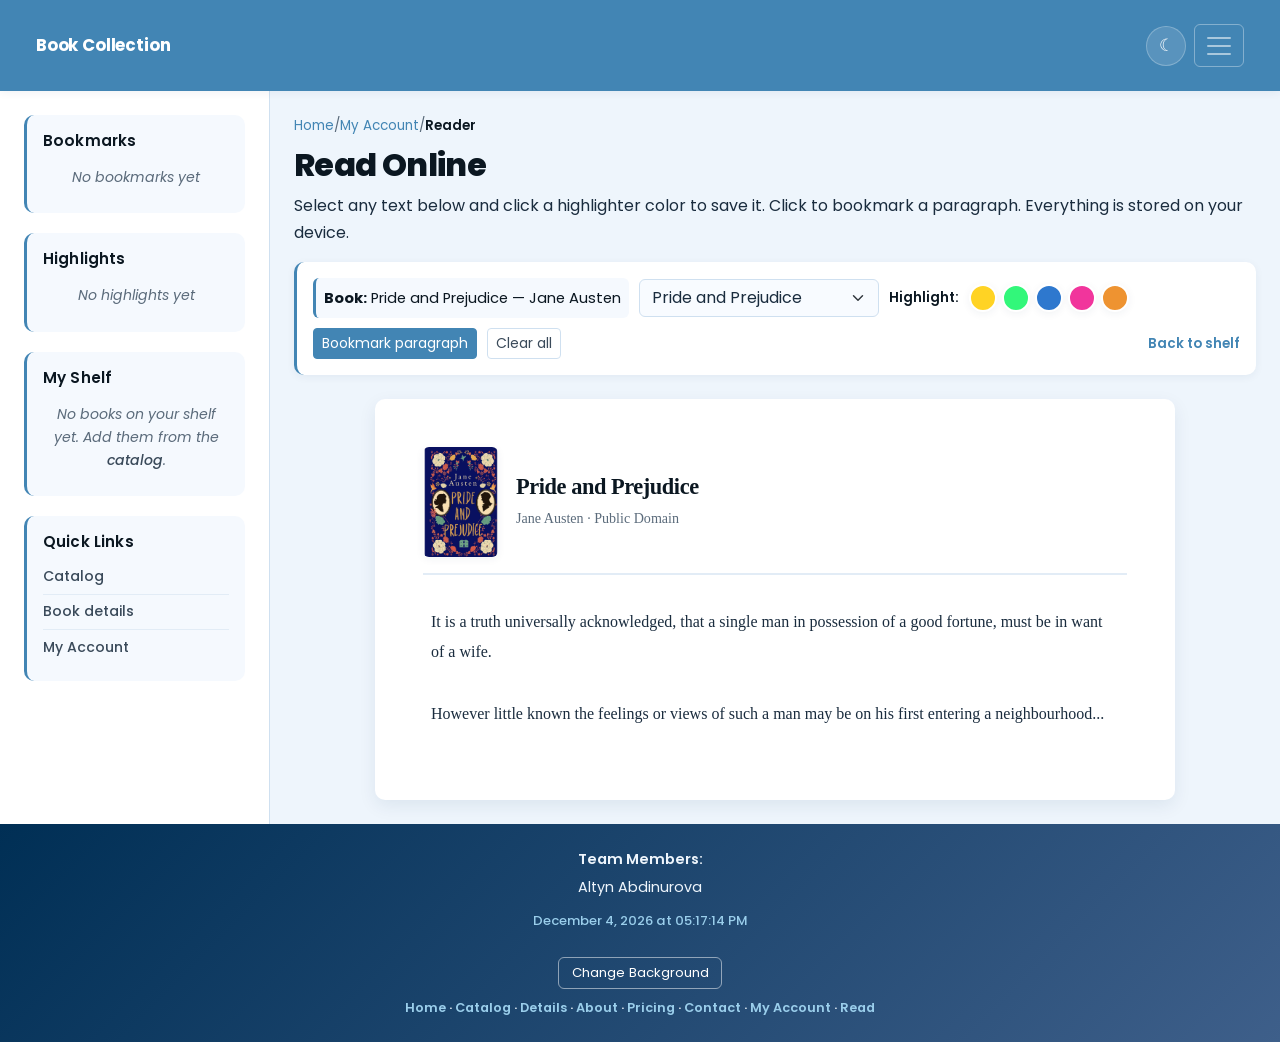
<file: 8reader.html>
<!DOCTYPE html>
<html lang="en">
<head>
  <meta charset="UTF-8">
  <meta name="viewport" content="width=device-width, initial-scale=1.0">
  <title>Reader — Digital Book Collection</title>
  <script src="js/theme-init.js"></script>
  <link href="https://cdn.jsdelivr.net/npm/bootstrap@5.3.2/dist/css/bootstrap.min.css" rel="stylesheet">
  <link rel="stylesheet" href="css/style.css">
</head>
<body>
  <div class="page-grid mx-auto">
    <header id="main-header" class="px-3 px-lg-4 py-3">
      <nav class="navbar navbar-expand-xxl navbar-dark w-100" aria-label="Main navigation">
        <div class="container-fluid">
          <a class="navbar-brand" href="index.html">Book Collection</a>
          <div class="d-flex align-items-center gap-2 ms-auto order-xxl-last">
            <button class="theme-toggle" type="button" id="theme-toggle" aria-label="Toggle theme">☾</button>
            <button class="navbar-toggler" type="button"
                    data-bs-toggle="collapse" data-bs-target="#navbarMain"
                    aria-controls="navbarMain" aria-expanded="false"
                    aria-label="Toggle navigation">
              <span class="navbar-toggler-icon"></span>
            </button>
          </div>
          <div class="collapse navbar-collapse" id="navbarMain">
            <ul class="navbar-nav ms-auto mb-2 mb-xxl-0">
              <li class="nav-item"><a class="nav-link" href="index.html">Home</a></li>
              <li class="nav-item"><a class="nav-link" href="2catalog.html">Catalog</a></li>
              <li class="nav-item"><a class="nav-link" href="3product.html">Book Details</a></li>
              <li class="nav-item"><a class="nav-link" href="4about.html">About Us</a></li>
              <li class="nav-item"><a class="nav-link" href="5prices.html">Pricing</a></li>
              <li class="nav-item"><a class="nav-link" href="6contact.html">Contact Us</a></li>
              <li class="nav-item"><a class="nav-link" href="7account.html">My Account</a></li>
              <li class="nav-item"><a class="nav-link active" aria-current="page" href="8reader.html">Read</a></li>
            </ul>
          </div>
        </div>
      </nav>
    </header>

    <aside class="sidebar p-3 p-lg-4">
      <div class="sidebar-block p-3">
        <h3 class="mb-2">Bookmarks</h3>
        <ul id="bookmark-list"></ul>
      </div>
      <div class="sidebar-block p-3">
        <h3 class="mb-2">Highlights</h3>
        <ul id="highlight-list"></ul>
      </div>
      <div class="sidebar-block p-3">
        <h3 class="mb-2">My Shelf</h3>
        <ul id="reader-shelf-list"></ul>
      </div>
      <div class="sidebar-block p-3">
        <h3 class="mb-2">Quick Links</h3>
        <ul>
          <li><a href="2catalog.html">Catalog</a></li>
          <li><a href="3product.html">Book details</a></li>
          <li><a href="7account.html">My Account</a></li>
        </ul>
      </div>
    </aside>

    <main class="main-content p-3 p-lg-4">
      <p class="breadcrumb mb-2"><a href="index.html">Home</a> / <a href="7account.html">My Account</a> / <span>Reader</span></p>

      <h1>Read Online</h1>
      <p>Select any text below and click a highlighter color to save it. Click to bookmark a paragraph. Everything is stored on your device.</p>

      <div class="reader-toolbar p-3 mb-4">
        <span class="reader-book-title p-2">
          <strong>Book:</strong> <span id="book-title-display">—</span>
        </span>

        <select id="book-select" class="form-select book-select" aria-label="Choose book">
          <option value="">— Switch book —</option>
          <option value="pride">Pride and Prejudice</option>
          <option value="gatsby">The Great Gatsby</option>
        </select>

        <span class="toolbar-label">Highlight:</span>
        <div class="highlighter-bar">
          <button type="button" class="btn btn-sm hl-btn p-0" data-color="yellow" aria-label="Highlight yellow"></button>
          <button type="button" class="btn btn-sm hl-btn p-0" data-color="green"  aria-label="Highlight green"></button>
          <button type="button" class="btn btn-sm hl-btn p-0" data-color="blue"   aria-label="Highlight blue"></button>
          <button type="button" class="btn btn-sm hl-btn p-0" data-color="pink"   aria-label="Highlight pink"></button>
          <button type="button" class="btn btn-sm hl-btn p-0" data-color="orange" aria-label="Highlight orange"></button>
        </div>

        <button id="bookmark-btn" type="button" class="btn btn-primary btn-sm">Bookmark paragraph</button>
        <button id="clear-highlights" type="button" class="btn btn-outline-secondary btn-sm">Clear all</button>
        <a href="7account.html" class="toolbar-link ms-auto">Back to shelf</a>
      </div>

      <article class="book-reader p-4 p-lg-5 mx-auto" id="book-reader"></article>
    </main>

    <footer class="p-4">
      <p class="mb-1">Team Members:</p>
      <ul><li>Altyn Abdinurova</li></ul>
      <p id="datetime" class="footer-datetime"></p>
      <button id="bg-color-btn" type="button" class="btn btn-sm btn-outline-light">Change Background</button>
      <p class="mt-2 text-tiny mb-0">
        <a href="index.html">Home</a> · <a href="2catalog.html">Catalog</a> ·
        <a href="3product.html">Details</a> · <a href="4about.html">About</a> ·
        <a href="5prices.html">Pricing</a> · <a href="6contact.html">Contact</a> ·
        <a href="7account.html">My Account</a> · <a href="8reader.html">Read</a>
      </p>
    </footer>
  </div>

  <script src="js/reader.js"></script>
  <script src="https://cdn.jsdelivr.net/npm/bootstrap@5.3.2/dist/js/bootstrap.bundle.min.js"></script>
  <script src="js/assign5.js"></script>
</body>
</html>
</file>
<file: css/style.css>
/* BOOK COLLECTION — Redesigned theme */

@import url('https://fonts.googleapis.com/css2?family=Poppins:wght@400;500;600;700;800&display=swap');

/* THEME VARIABLES */
:root {
  --bg-page: #eef5fc;
  --bg-surface: #ffffff;
  --bg-surface-2: #f5f9fe;
  --bg-surface-3: #e6f0fa;
  --bg-sidebar: #ffffff;
  --bg-header: #4285B4;
  --bg-footer: linear-gradient(135deg, #002F55 0%, #3E5F8A 100%);
  --bg-input: #f8fbff;

  --text-strong: #0b1721;
  --text-primary: #1a2c3e;
  --text-secondary: #3a4a5a;
  --text-muted: #5b6b7b;
  --text-on-dark: #eef5fc;

  --primary: #4285B4;
  --primary-dark: #002F55;
  --primary-mid: #3E5F8A;
  --primary-cornflower: #6495ED;
  --primary-pale: #9ACEEB;
  --primary-soft: #ABCDEF;
  --teal: #0095B6;
  --red: #D0021B;
  --red-hover: #b01a2f;

  --border: #cfe0f0;
  --border-soft: #e2ecf6;
  --shadow-sm: 0 2px 8px rgba(0, 47, 85, 0.06);
  --shadow-md: 0 6px 18px rgba(0, 47, 85, 0.08);
  --shadow-lg: 0 12px 32px rgba(0, 47, 85, 0.12);

  --radius-sm: 6px;
  --radius: 10px;
  --radius-lg: 14px;

  --t-fast: 0.15s ease;
  --t: 0.25s ease;
  --t-slow: 0.35s ease;
}

[data-theme="dark"] {
  --bg-page: #0a1a2e;
  --bg-surface: #142740;
  --bg-surface-2: #1a3350;
  --bg-surface-3: #1f3d5f;
  --bg-sidebar: #0f2138;
  --bg-header: #1a3350;
  --bg-footer: linear-gradient(135deg, #04121f 0%, #0f2138 100%);
  --bg-input: #0e1e33;

  --text-strong: #f0f6fc;
  --text-primary: #d8e5f0;
  --text-secondary: #b8c8d8;
  --text-muted: #7a8fa8;
  --text-on-dark: #eef5fc;

  --primary: #6495ED;
  --primary-dark: #9ACEEB;
  --primary-mid: #4285B4;
  --primary-cornflower: #ABCDEF;
  --primary-pale: #9ACEEB;
  --primary-soft: #3E5F8A;
  --teal: #3EC8E0;
  --red: #ff4d63;
  --red-hover: #e63348;

  --border: #1e3a5f;
  --border-soft: #223d5f;
  --shadow-sm: 0 2px 8px rgba(0, 0, 0, 0.3);
  --shadow-md: 0 6px 18px rgba(0, 0, 0, 0.4);
  --shadow-lg: 0 12px 32px rgba(0, 0, 0, 0.5);
}

/* RESET & BASE */
* { margin: 0; padding: 0; box-sizing: border-box; }

html { scroll-behavior: smooth; }

body {
  font-family: 'Poppins', 'Segoe UI', Tahoma, Geneva, Verdana, sans-serif;
  background-color: var(--bg-page);
  color: var(--text-primary);
  line-height: 1.65;
  font-weight: 400;
  min-height: 100vh;
  transition: background-color var(--t), color var(--t);
}

h1, h2, h3, h4 {
  color: var(--text-strong);
  font-weight: 700;
  letter-spacing: -0.02em;
  line-height: 1.25;
  transition: color var(--t);
}
h1 { font-size: 2rem; font-weight: 800; }
h2 { font-size: 1.4rem; padding-bottom: .5rem; border-bottom: 2px solid var(--primary-pale); }
h3 { font-size: 1.1rem; font-weight: 600; }
h4 { font-size: 0.97rem; font-weight: 600; }

p { color: var(--text-primary); }

a {
  color: var(--primary);
  text-decoration: none;
  transition: color var(--t);
}
a:hover { color: var(--primary-dark); text-decoration: underline; }

img { max-width: 100%; display: block; }

/* LAYOUT */
.page-grid {
  display: grid;
  grid-template-areas: "header header" "sidebar main" "footer footer";
  grid-template-columns: 270px minmax(0, 1fr);
  grid-template-rows: auto 1fr auto;
  min-height: 100vh;
  width: 100%;
  max-width: 1500px;
}
#main-header { grid-area: header; }
.page-grid .sidebar { grid-area: sidebar; }
.page-grid .main-content { grid-area: main; }
.page-grid footer { grid-area: footer; }

.main-content {
  background-color: var(--bg-page);
  min-width: 0;
  transition: background-color var(--t);
}

/* HEADER / NAVBAR */
#main-header {
  display: flex;
  justify-content: space-between;
  align-items: center;
  gap: 16px;
  box-shadow: var(--shadow-sm);
  position: sticky;
  top: 0;
  z-index: 100;
  flex-wrap: wrap;
  background-color: var(--bg-header);
  transition: background-color var(--t);
}

.navbar.bg-primary {
  background-color: transparent !important;
  padding: 0;
}
.navbar.bg-primary .container-fluid { gap: 8px; }

.navbar-brand {
  color: #fff !important;
  font-size: 1.05rem;
  font-weight: 700;
  letter-spacing: -0.01em;
  white-space: nowrap;
}
.navbar-brand:hover { color: #fff !important; text-decoration: none; }

.navbar-collapse { min-width: 0; }
.navbar-nav { flex-wrap: wrap; }

.navbar-nav .nav-link {
  color: rgba(255, 255, 255, 0.85) !important;
  font-weight: 500;
  font-size: .88rem;
  padding: .4rem .7rem !important;
  border-radius: var(--radius-sm);
  transition: background-color var(--t), color var(--t);
}
.navbar-nav .nav-link:hover {
  color: #fff !important;
  background-color: rgba(255, 255, 255, 0.12);
  text-decoration: none;
}
.navbar-nav .nav-link.active {
  color: #fff !important;
  background-color: rgba(255, 255, 255, 0.18);
}

.navbar-toggler {
  border: 1px solid rgba(255, 255, 255, 0.35);
  padding: .35rem .55rem;
}
.navbar-toggler:focus { box-shadow: 0 0 0 2px rgba(255, 255, 255, 0.4); }

.theme-toggle {
  width: 40px;
  height: 40px;
  border-radius: 50%;
  background: rgba(255, 255, 255, 0.12);
  border: 1px solid rgba(255, 255, 255, 0.25);
  color: #fff;
  font-size: 1.05rem;
  cursor: pointer;
  display: inline-flex;
  align-items: center;
  justify-content: center;
  transition: background var(--t-fast), transform var(--t-fast);
  padding: 0;
  line-height: 1;
  flex-shrink: 0;
}
.theme-toggle:hover {
  background: rgba(255, 255, 255, 0.22);
  transform: scale(1.06);
}
.theme-toggle:focus-visible {
  outline: 3px solid rgba(255, 255, 255, 0.55);
  outline-offset: 2px;
}

/* SIDEBAR */
.sidebar {
  background-color: var(--bg-sidebar);
  border-right: 1px solid var(--border);
  display: flex;
  flex-direction: column;
  gap: 20px;
  transition: background-color var(--t), border-color var(--t);
}

.sidebar-block {
  background-color: var(--bg-surface-2);
  border-left: 3px solid var(--primary);
  border-radius: var(--radius);
  transition: background-color var(--t), border-color var(--t);
}
.sidebar-block h3 {
  font-size: .95rem;
  color: var(--text-strong);
  letter-spacing: .01em;
}
.sidebar-block ul { list-style: none; margin: 0; padding: 0; }
.sidebar-block li {
  border-bottom: 1px solid var(--border-soft);
  font-size: .88rem;
  padding: .35rem 0;
}
.sidebar-block li:last-child { border-bottom: none; }
.sidebar-block a { color: var(--text-secondary); font-weight: 500; }
.sidebar-block a:hover { color: var(--primary); }

/* BREADCRUMB */
.breadcrumb {
  font-size: .84rem;
  color: var(--text-muted);
  background: transparent;
  padding: 0;
  margin: 0;
}
.breadcrumb a { color: var(--primary); }
.breadcrumb span { color: var(--text-strong); font-weight: 600; }

/* PAGE IMAGES */
.page-img {
  width: 100%;
  max-width: 340px;
  height: auto;
  border-radius: var(--radius);
  box-shadow: var(--shadow-md);
}
.profile-img {
  width: 150px;
  height: 150px;
  border-radius: 50%;
  object-fit: cover;
  display: block;
  border: 3px solid var(--primary);
  box-shadow: var(--shadow-md);
}
.carousel-img { height: 420px; object-fit: cover; }
.carousel-caption {
  background: rgba(0, 47, 85, 0.75);
  border-radius: var(--radius-sm);
  backdrop-filter: blur(3px);
}
[data-theme="dark"] .carousel-caption { background: rgba(0, 0, 0, 0.7); }

/* CARDS */

.info-card {
  background: var(--bg-surface);
  border-radius: var(--radius);
  border-left: 3px solid var(--primary);
  box-shadow: var(--shadow-sm);
  transition: transform var(--t), box-shadow var(--t), background-color var(--t);
}
.info-card:hover {
  transform: translateY(-3px);
  box-shadow: var(--shadow-md);
}
.info-card h3 { color: var(--text-strong); font-size: 1rem; }
.info-card .big-number {
  font-size: 1.9rem;
  font-weight: 800;
  color: var(--primary);
  display: block;
  letter-spacing: -.03em;
}

.quote-card {
  background: var(--bg-surface-2);
  border-left: 4px solid var(--primary);
  border-radius: var(--radius);
  font-style: italic;
  color: var(--text-strong);
  box-shadow: var(--shadow-sm);
}

.see-also {
  background: var(--bg-surface);
  border-radius: var(--radius);
  border: 1px dashed var(--primary-pale);
  transition: background-color var(--t), border-color var(--t);
}
.see-also ul { list-style: none; margin-left: 0; padding-left: 0; }
.see-also li { padding: .2rem 0; font-size: .92rem; }
.see-also li::before { content: "→ "; color: var(--primary); font-weight: 700; }

/* FOOTER */
footer {
  background: var(--bg-footer);
  color: var(--text-on-dark);
  text-align: center;
  font-size: .9rem;
  transition: background var(--t);
}
footer p { font-weight: 600; color: inherit; }
footer ul {
  list-style: none;
  margin: 0;
  padding: 0;
  display: flex;
  justify-content: center;
  gap: 18px;
  flex-wrap: wrap;
}
footer li { display: inline; }
footer a { color: var(--primary-pale); }
footer a:hover { color: #fff; }

.footer-datetime {
  font-size: .82rem;
  font-weight: 500 !important;
  color: var(--primary-pale) !important;
  margin-top: 10px;
}
#bg-color-btn {
  margin-top: 10px;
  border: 1px solid rgba(255, 255, 255, 0.35);
  color: #fff;
  background: transparent;
  font-size: .82rem;
  padding: .3rem .8rem;
  border-radius: var(--radius-sm);
  transition: background var(--t), color var(--t);
}
#bg-color-btn:hover {
  background: rgba(255, 255, 255, 0.15);
  color: #fff;
}

/* HERO */
.hero {
  background: linear-gradient(135deg, var(--bg-surface) 0%, var(--bg-surface-2) 100%);
  border-radius: var(--radius-lg);
  box-shadow: var(--shadow-md);
  border-left: 4px solid var(--primary);
  transition: background var(--t);
}
[data-theme="dark"] .hero {
  background: linear-gradient(135deg, #142740 0%, #1a3350 100%);
}
.hero-actions { display: flex; gap: 10px; flex-wrap: wrap; }

/* GALLERY */
.gallery-container { display: grid; gap: 12px; }
.gallery-main {
  display: grid;
  place-items: center;
  min-height: 320px;
  padding: 12px;
  overflow: hidden;
  background: var(--bg-surface);
  border: 1px solid var(--border);
  border-radius: var(--radius);
  box-shadow: var(--shadow-sm);
}
.gallery-main img { width: 100%; height: 420px; object-fit: contain; }
.gallery-thumbs { display: grid; grid-template-columns: repeat(6, 1fr); gap: 10px; }
.gallery-thumb {
  overflow: hidden;
  aspect-ratio: 1/1;
  cursor: pointer;
  border: 2px solid transparent;
  border-radius: var(--radius);
  box-shadow: var(--shadow-sm);
  transition: border-color var(--t), transform var(--t);
}
.gallery-thumb:hover { transform: translateY(-2px); }
.gallery-thumb.active-thumb { border-color: var(--primary); }
.gallery-thumb img { display: block; width: 100%; height: 100%; object-fit: cover; }

/* BOOK LIST / DETAILS */
.book-card {
  background: var(--bg-surface);
  border-radius: var(--radius);
  box-shadow: var(--shadow-sm);
  border-left: 3px solid var(--primary);
  overflow: hidden;
  transition: box-shadow var(--t), transform var(--t), background-color var(--t);
}
.book-card:hover {
  box-shadow: var(--shadow-md);
  transform: translateY(-2px);
}
.book-summary {
  display: flex;
  align-items: center;
  gap: 18px;
  cursor: pointer;
  list-style: none;
}
.book-summary::-webkit-details-marker { display: none; }
.book-summary:hover { background: var(--bg-surface-2); }
.book-summary img {
  width: 75px;
  height: 110px;
  object-fit: cover;
  border-radius: var(--radius-sm);
  flex-shrink: 0;
  box-shadow: var(--shadow-sm);
}
.book-info { flex: 1; min-width: 0; }
.book-info h3 { font-size: 1.05rem; color: var(--text-strong); font-weight: 700; }
.book-author { color: var(--primary); font-weight: 500; font-size: .85rem; }
.book-short { color: var(--text-secondary); font-size: .9rem; }
.book-toggle { display: inline-block; color: var(--primary); font-size: .82rem; font-weight: 600; }
.book-card[open] .book-toggle::after { content: "  ▴"; }
.book-card:not([open]) .book-toggle::after { content: "  ▸"; }

.book-details {
  border-top: 1px solid var(--border-soft);
  background: var(--bg-surface-2);
  animation: fadeIn .3s;
}
.book-details blockquote {
  border-left: 3px solid var(--primary);
  background: var(--bg-surface);
  border-radius: var(--radius-sm);
  font-style: italic;
  color: var(--text-strong);
  font-size: .9rem;
}

@keyframes fadeIn {
  from { opacity: 0; transform: translateY(-4px); }
  to { opacity: 1; transform: translateY(0); }
}

/* CUSTOM CARD ROW */
.custom-card-row {
  display: flex;
  flex-wrap: wrap;
  gap: 20px;
  align-items: stretch;
}
.custom-card {
  flex: 1 1 260px;
  display: flex;
  flex-direction: column;
  background: var(--bg-surface);
  border-radius: var(--radius);
  padding: 18px;
  box-shadow: var(--shadow-sm);
  border-top: 3px solid var(--primary);
  transition: transform var(--t), box-shadow var(--t), background-color var(--t);
}
.custom-card:hover {
  transform: translateY(-4px);
  box-shadow: var(--shadow-md);
}
.custom-card img {
  width: 100%;
  height: 170px;
  object-fit: cover;
  border-radius: var(--radius-sm);
  margin-bottom: 14px;
}
.custom-card h3 { color: var(--text-strong); }
.custom-card p { flex: 1; color: var(--text-secondary); font-size: .92rem; }

@media (max-width: 576px) {
  .custom-card-row { flex-direction: column; }
  .custom-card { flex: 1 1 100%; }
}
@media (min-width: 577px) and (max-width: 992px) {
  .custom-card { flex: 0 0 calc(50% - 10px); }
}
@media (min-width: 993px) {
  .custom-card { flex: 0 0 calc(33.333% - 14px); }
}

/* AUTHOR CARDS */
.author-grid {
  display: grid;
  grid-template-columns: repeat(auto-fit, minmax(220px, 1fr));
  gap: 16px;
}
.author-card {
  background: var(--bg-surface);
  border-radius: var(--radius);
  box-shadow: var(--shadow-sm);
  border-top: 3px solid var(--primary);
  transition: transform var(--t), box-shadow var(--t), background-color var(--t);
}
.author-card:hover {
  transform: translateY(-3px);
  box-shadow: var(--shadow-md);
}
.author-card h3 { color: var(--text-strong); font-size: 1.02rem; }
.author-card .author-meta { font-size: .78rem; color: var(--primary); font-weight: 600; }
.author-card p { font-size: .86rem; color: var(--text-muted); }
.author-card a.author-link { font-size: .84rem; font-weight: 600; color: var(--primary); }

/* VALUES */
.values-grid {
  display: grid;
  grid-template-columns: repeat(auto-fit, minmax(210px, 1fr));
  gap: 14px;
}
.value-card {
  background: var(--bg-surface);
  border-radius: var(--radius);
  box-shadow: var(--shadow-sm);
  border-left: 3px solid var(--primary);
  transition: transform var(--t), box-shadow var(--t), background-color var(--t);
}
.value-card:hover {
  transform: translateY(-3px);
  box-shadow: var(--shadow-md);
}
.value-card h3 { font-size: .98rem; }
.value-card p { font-size: .86rem; color: var(--text-secondary); }
.value-card a { font-size: .82rem; font-weight: 600; color: var(--primary); }

/* SHELF */
.shelf-grid {
  display: grid;
  grid-template-columns: repeat(auto-fit, minmax(230px, 1fr));
  gap: 14px;
}
.shelf-item {
  position: relative;
  background: var(--bg-surface);
  border-radius: var(--radius);
  box-shadow: var(--shadow-sm);
  border-left: 3px solid var(--primary);
  display: flex;
  gap: 12px;
  align-items: center;
  transition: transform var(--t), box-shadow var(--t), background-color var(--t);
}
.shelf-item:hover {
  transform: translateY(-2px);
  box-shadow: var(--shadow-md);
}
.shelf-item img {
  width: 55px;
  height: 85px;
  object-fit: cover;
  border-radius: var(--radius-sm);
  flex-shrink: 0;
  box-shadow: var(--shadow-sm);
}
.shelf-item-info { flex: 1; min-width: 0; }
.shelf-item-info h4 { font-size: .92rem; }
.shelf-item-info p { font-size: .78rem; color: var(--text-muted); }
.shelf-bookmark {
  position: absolute;
  top: -6px;
  right: -6px;
  background: var(--primary);
  color: #fff;
  width: 26px;
  height: 26px;
  border-radius: 50%;
  display: flex;
  align-items: center;
  justify-content: center;
  font-size: .85rem;
  box-shadow: var(--shadow-sm);
}
.shelf-remove { flex-shrink: 0; }

/* STREAK WIDGET  */
.streak-widget {
  background: var(--bg-surface-2);
  border: 1px solid var(--border);
  border-radius: var(--radius);
}
.streak-toggle {
  width: 100%;
  display: flex;
  align-items: center;
  justify-content: center;
  gap: 8px;
  background: linear-gradient(135deg, var(--primary) 0%, var(--primary-mid) 100%);
  color: #fff;
  border: none;
  border-radius: var(--radius-sm);
  cursor: pointer;
  font-family: inherit;
  font-size: 1.3rem;
  font-weight: 700;
  transition: transform var(--t-fast), box-shadow var(--t-fast);
  box-shadow: var(--shadow-sm);
}
.streak-toggle:hover {
  transform: translateY(-1px);
  box-shadow: var(--shadow-md);
  color: #fff;
}
.streak-flame { font-size: 1.5rem; }
.streak-count { font-size: 1.4rem; }

.streak-panel {
  background: var(--bg-surface);
  border-radius: var(--radius-sm);
  animation: fadeIn .2s;
}
.streak-panel h4 { font-size: .92rem; }
#streak-message { font-size: .82rem; color: var(--text-secondary); }

.streak-calendar {
  display: grid;
  grid-template-columns: repeat(7, 1fr);
  gap: 3px;
}
.cal-cell {
  aspect-ratio: 1/1;
  display: flex;
  align-items: center;
  justify-content: center;
  background: var(--bg-surface-3);
  border-radius: var(--radius-sm);
  font-size: .7rem;
  color: var(--text-muted);
  font-weight: 500;
}
.cal-cell.active {
  background: linear-gradient(135deg, var(--primary) 0%, var(--primary-mid) 100%);
  color: #fff;
  font-weight: 700;
  box-shadow: var(--shadow-sm);
}
.cal-cell.today { outline: 2px solid var(--primary-dark); outline-offset: -2px; }

.streak-stats { display: flex; gap: 5px; }
.streak-stats > div {
  flex: 1;
  text-align: center;
  background: var(--bg-surface-2);
  border-radius: var(--radius-sm);
}
.streak-stats .num {
  display: block;
  font-size: 1.05rem;
  font-weight: 800;
  color: var(--primary);
}
.streak-stats small {
  font-size: .62rem;
  color: var(--text-muted);
  text-transform: uppercase;
  letter-spacing: .5px;
}

.streak-hero {
  display: flex;
  align-items: center;
  gap: 16px;
  background: linear-gradient(135deg, var(--bg-surface-2) 0%, var(--bg-surface-3) 100%);
  border: 1px solid var(--primary-pale);
  border-radius: var(--radius);
  flex-wrap: wrap;
  transition: background var(--t);
}
[data-theme="dark"] .streak-hero {
  background: linear-gradient(135deg, #1a3350 0%, #1f3d5f 100%);
}
.streak-hero-flame { font-size: 2.4rem; }
.streak-hero-count { font-size: 1.15rem; font-weight: 700; color: var(--text-strong); }
.streak-hero-count span { font-size: 2rem; color: var(--primary); }

/* READING PROGRESS */
.my-books { display: flex; flex-direction: column; gap: 10px; }
.book-item {
  display: flex;
  gap: 14px;
  align-items: center;
  background: var(--bg-surface);
  border-radius: var(--radius);
  box-shadow: var(--shadow-sm);
  border-left: 3px solid var(--primary);
  flex-wrap: wrap;
  transition: background var(--t);
}
.book-item-info { flex: 1; min-width: 200px; }
.book-item-author { font-size: .84rem; color: var(--primary); }
.book-item-progress { font-size: .84rem; color: var(--text-muted); }

.progress-bar {
  height: 6px;
  background: var(--bg-surface-3);
  border-radius: 10px;
  overflow: hidden;
}
.progress-fill {
  height: 100%;
  background: linear-gradient(90deg, var(--primary) 0%, var(--primary-mid) 100%);
  border-radius: 10px;
  transition: width var(--t-slow);
}
.book-item-actions { display: flex; gap: 6px; }

.empty-msg {
  text-align: center;
  color: var(--text-muted);
  font-style: italic;
  background: var(--bg-surface);
  border-radius: var(--radius);
  border: 1px dashed var(--primary-pale);
}

/* PROFILE / ACCOUNT */
.profile-top {
  display: flex;
  justify-content: space-between;
  align-items: center;
  flex-wrap: wrap;
  gap: 10px;
}
#profile-section h1 span { color: var(--primary); }
.account-card {
  background: var(--bg-surface);
  border-radius: var(--radius);
  box-shadow: var(--shadow-sm);
  border-left: 3px solid var(--primary);
}
.account-row {
  display: flex;
  justify-content: space-between;
  align-items: center;
  gap: 14px;
  border-bottom: 1px solid var(--border-soft);
  flex-wrap: wrap;
}
.account-row:last-child { border-bottom: none; }
.account-label { font-size: .86rem; font-weight: 600; color: var(--text-strong); }
.account-value { font-size: .9rem; color: var(--text-secondary); display: flex; align-items: center; gap: 10px; }

/* READER */
.reader-toolbar {
  display: flex;
  flex-wrap: wrap;
  gap: 10px;
  align-items: center;
  background: var(--bg-surface);
  border-radius: var(--radius);
  box-shadow: var(--shadow-sm);
  position: sticky;
  top: 70px;
  z-index: 50;
  border-left: 3px solid var(--primary);
  transition: background var(--t);
}
.highlighter-bar { display: flex; gap: 5px; }
.hl-btn {
  width: 28px;
  height: 28px;
  border-radius: 50% !important;
  border: 2px solid var(--bg-surface) !important;
  box-shadow: var(--shadow-sm) !important;
  cursor: pointer;
  transition: transform var(--t-fast);
  padding: 0;
}
.hl-btn:hover { transform: scale(1.12); }
.hl-btn[data-color="yellow"] { background: #ffd324; }
.hl-btn[data-color="green"]  { background: #32f77a; }
.hl-btn[data-color="blue"]   { background: #2e78ce; }
.hl-btn[data-color="pink"]   { background: #f1359c; }
.hl-btn[data-color="orange"] { background: #ee9331; }
.hl-btn:focus-visible { outline: 3px solid var(--primary); outline-offset: 2px; }

.book-reader {
  background: var(--bg-surface);
  border-radius: var(--radius);
  box-shadow: var(--shadow-md);
  font-family: Georgia, 'Times New Roman', serif;
  line-height: 1.85;
  max-width: 800px;
  transition: background var(--t);
}
[data-theme="dark"] .book-reader { background: #16283f; }

.reader-header {
  display: flex;
  gap: 18px;
  align-items: center;
  border-bottom: 2px solid var(--border-soft);
}
.reader-header img {
  width: 75px;
  height: 110px;
  object-fit: cover;
  border-radius: var(--radius-sm);
  box-shadow: var(--shadow-sm);
}
.reader-header h1 { font-size: 1.4rem; }
.reader-header p { color: var(--text-muted); font-size: .88rem; }

.reader-para {
  font-size: 1rem;
  color: var(--text-primary);
  border-radius: var(--radius-sm);
  transition: background var(--t), box-shadow var(--t);
}
.reader-para:hover { background: var(--bg-surface-2); }
.reader-para.flash {
  background: var(--primary-soft);
  box-shadow: 0 0 0 2px var(--primary);
  animation: flashPara 1.4s ease;
}
@keyframes flashPara {
  0%, 100% { background: var(--primary-soft); }
  50% { background: var(--primary-pale); }
}

mark.hl { border-radius: 3px; color: inherit; }
mark.hl-yellow { background: #ffd324; color: #0b1721; }
mark.hl-green  { background: #32f77a; color: #0b1721; }
mark.hl-blue   { background: #2e78ce; color: #0b1721; }
mark.hl-pink   { background: #f1359c; color: #0b1721; }
mark.hl-orange { background: #ee9331; color: #0b1721; }

.side-link {
  position: relative;
  border-radius: var(--radius-sm);
  font-size: .82rem;
  color: var(--text-secondary);
  transition: background var(--t-fast);
  display: flex;
  align-items: flex-start;
  gap: 6px;
}
.side-link:hover { background: var(--bg-surface-2); }
.side-link .side-text {
  flex: 1;
  min-width: 0;
  display: -webkit-box;
  -webkit-box-orient: vertical;
  -webkit-line-clamp: 3;
  line-clamp: 3;
  overflow: hidden;
  line-height: 1.35;
  color: var(--text-secondary);
  text-decoration: none;
}
.side-link .side-text:hover { color: var(--text-strong); text-decoration: none; }
.side-remove {
  position: absolute;
  right: 4px;
  top: 6px;
  opacity: .4;
  transition: opacity var(--t-fast);
}
.side-link:hover .side-remove { opacity: 1; }
.side-remove:focus-visible,
.side-link:focus-within .side-remove { opacity: 1; }

.swatch { width: 12px; height: 12px; border-radius: 3px; flex-shrink: 0; display: inline-block; }
.swatch-yellow { background: #ffd324; }
.swatch-green  { background: #32f77a; }
.swatch-blue   { background: #2e78ce; }
.swatch-pink   { background: #f1359c; }
.swatch-orange { background: #ee9331; }

.empty-msg-small {
  font-size: .8rem;
  color: var(--text-muted);
  font-style: italic;
  text-align: center;
}

.reader-book-title {
  font-size: .92rem;
  color: var(--text-strong);
  background: var(--bg-surface-2);
  border-radius: var(--radius-sm);
  border-left: 3px solid var(--primary);
}
.toolbar-label { font-size: .84rem; font-weight: 600; color: var(--text-strong); }
.toolbar-link { font-size: .84rem; font-weight: 600; color: var(--primary); }

.reader-empty {
  text-align: center;
  background: var(--bg-surface);
  border-radius: var(--radius);
  border: 1px dashed var(--primary-pale);
}
.reader-empty h2 { color: var(--text-strong); }
.reader-empty ul.reader-suggest { list-style: none; max-width: 420px; text-align: left; padding: 0; }
.reader-empty ul.reader-suggest li { border-bottom: 1px solid var(--border-soft); font-size: .88rem; }
.reader-empty ul.reader-suggest li:last-child { border-bottom: none; }

.shelf-link {
  display: flex;
  align-items: center;
  gap: 6px;
  border-bottom: 1px solid var(--border-soft);
  font-size: .84rem;
}
.shelf-link:last-child { border-bottom: none; }
.shelf-link.active { background: var(--bg-surface-2); border-radius: var(--radius-sm); }
.shelf-link a { color: var(--primary); font-weight: 500; flex: 1; }
.shelf-tag {
  font-size: .62rem;
  background: var(--red);
  color: #fff;
  border-radius: 10px;
  font-weight: 600;
  padding: 2px 8px;
}

/* AUTH TABS */
.auth-tabs {
  display: flex;
  gap: 6px;
  background: var(--bg-surface-2);
  border-radius: var(--radius);
  max-width: 540px;
}
.auth-tab {
  flex: 1;
  background: transparent;
  color: var(--text-secondary);
  border: none;
  border-radius: var(--radius-sm);
  font-family: inherit;
  font-size: .93rem;
  font-weight: 600;
  cursor: pointer;
  transition: background var(--t), color var(--t);
}
.auth-tab:hover { background: var(--bg-surface-3); color: var(--text-strong); }
.auth-tab.active {
  background: var(--bg-surface);
  color: var(--text-strong);
  box-shadow: var(--shadow-sm);
  font-weight: 700;
}
.auth-hint { font-size: .86rem; color: var(--text-muted); }
.auth-error {
  background: rgba(208, 2, 27, 0.08);
  color: var(--red);
  border-left: 3px solid var(--red);
  border-radius: var(--radius-sm);
  font-size: .86rem;
  font-weight: 500;
}
[data-theme="dark"] .auth-error { background: rgba(255, 77, 99, 0.12); }

/* ACCORDION (FAQ) */
.accordion-custom { display: flex; flex-direction: column; gap: 8px; }
.accordion-item-custom {
  border: 1px solid var(--border) !important;
  border-radius: var(--radius);
  overflow: hidden;
  background: var(--bg-surface) !important;
  box-shadow: var(--shadow-sm);
  transition: background var(--t), border-color var(--t);
}
.accordion-header {
  width: 100%;
  text-align: left;
  padding: 14px 18px;
  background: var(--bg-surface-2) !important;
  border: none;
  font-weight: 600;
  font-family: inherit;
  font-size: .96rem;
  color: var(--text-strong) !important;
  cursor: pointer;
  transition: background var(--t), color var(--t);
  display: flex;
  justify-content: space-between;
  align-items: center;
  gap: 12px;
}
.accordion-header::after {
  content: "+";
  font-size: 1.3rem;
  color: var(--primary);
  transition: transform var(--t-slow);
  font-weight: 700;
}
.accordion-item-custom.active .accordion-header::after {
  content: "−";
  transform: rotate(180deg);
}
.accordion-header:hover { background: var(--bg-surface-3) !important; }
.accordion-header:focus-visible {
  outline: 3px solid var(--primary);
  outline-offset: -3px;
}
.accordion-content {
  max-height: 0;
  overflow: hidden;
  transition: max-height var(--t-slow);
  padding: 0 18px;
  background: var(--bg-surface) !important;
}
.accordion-content p {
  margin: 0;
  padding: 12px 0 16px;
  color: var(--text-secondary) !important;
  font-size: .92rem;
  line-height: 1.6;
}

/* POPUP */
.popup-overlay {
  position: fixed;
  inset: 0;
  background: rgba(0, 47, 85, 0.65);
  display: flex;
  align-items: center;
  justify-content: center;
  z-index: 1050;
  padding: 16px;
  animation: fadeIn .25s ease;
}
.popup-overlay[hidden] { display: none; }
.popup-form {
  background: var(--bg-surface);
  color: var(--text-primary);
  border-radius: var(--radius-lg);
  max-width: 420px;
  width: 100%;
  position: relative;
  box-shadow: var(--shadow-lg);
  animation: popIn .3s ease;
}
@keyframes popIn {
  from { opacity: 0; transform: scale(.92) translateY(10px); }
  to   { opacity: 1; transform: scale(1) translateY(0); }
}

/* PRICING CARDS */
.pricing-grid {
  display: grid;
  grid-template-columns: repeat(auto-fit, minmax(220px, 1fr));
  gap: 16px;
}
.pricing-card {
  background: var(--bg-surface);
  border-radius: var(--radius);
  border-left: 3px solid var(--primary);
  box-shadow: var(--shadow-sm);
  padding: 20px;
  display: flex;
  flex-direction: column;
  transition: transform var(--t), box-shadow var(--t), background var(--t);
}
.pricing-card:hover { transform: translateY(-3px); box-shadow: var(--shadow-md); }
.pricing-card h3 { font-size: 1.05rem; margin-bottom: 4px; }
.pricing-card .price {
  font-size: 1.9rem;
  font-weight: 800;
  color: var(--primary);
  margin: 6px 0;
}
.pricing-card .price small { font-size: .85rem; color: var(--text-muted); font-weight: 500; }
.pricing-card ul { list-style: none; padding: 0; margin: 12px 0 0; }
.pricing-card li {
  font-size: .88rem;
  padding: 4px 0;
  color: var(--text-secondary);
  border-bottom: 1px solid var(--border-soft);
}
.pricing-card li:last-child { border-bottom: none; }
.pricing-card.featured { border-left-color: var(--red); }

/* SCROLL MARGIN */
.book-card, h2[id], h1[id] { scroll-margin-top: 90px; }

/* RESPONSIVE */
@media (max-width: 1100px) { .gallery-thumbs { grid-template-columns: repeat(4, 1fr); } }
@media (max-width: 900px) {
  .page-grid {
    grid-template-areas: "header" "sidebar" "main" "footer";
    grid-template-columns: 1fr;
  }
  .sidebar { border-right: none; border-bottom: 1px solid var(--border); }
}
@media (max-width: 760px) {
  #main-header { flex-direction: row; align-items: center; gap: 8px; }
  .gallery-thumbs { grid-template-columns: repeat(4, 1fr); }
  .gallery-main img { height: 340px; }
  .book-summary { gap: 12px; }
  .book-summary img { width: 60px; height: 90px; }
  .reader-toolbar { top: auto; position: static; }
  .reader-header { flex-direction: column; text-align: center; }
}
@media (max-width: 576px) {
  body { font-size: 14px; }
  h1 { font-size: 1.5rem; }
  h2 { font-size: 1.15rem; }
  h3 { font-size: .98rem; }
  .gallery-thumbs { grid-template-columns: repeat(3, 1fr); }
  .gallery-main { min-height: 240px; }
  .gallery-main img { height: 280px; }
  .carousel-img { height: 280px; }
}
@media (min-width: 577px) and (max-width: 992px) {
  body { font-size: 15px; }
  h1 { font-size: 1.75rem; }
  h2 { font-size: 1.25rem; }
}
@media (min-width: 993px) {
  body { font-size: 16px; }
  h1 { font-size: 2rem; }
  h2 { font-size: 1.4rem; }
}

/* UTILITIES */
.form-narrow { max-width: 620px; }
.form-narrow-sm { max-width: 540px; }
.text-small { font-size: .88rem; color: var(--text-muted); }
.text-tiny { font-size: .8rem; }

/* BOOTSTRAP OVERRIDES */
.form-control, .form-select {
  background-color: var(--bg-input) !important;
  border: 1px solid var(--border) !important;
  color: var(--text-primary) !important;
  border-radius: var(--radius-sm);
}
.form-control:focus,
.form-select:focus,
.form-check-input:focus {
  background-color: var(--bg-input) !important;
  color: var(--text-primary) !important;
  border-color: var(--primary) !important;
  box-shadow: 0 0 0 3px rgba(66, 133, 180, 0.2) !important;
}
[data-theme="dark"] .form-control:focus,
[data-theme="dark"] .form-select:focus {
  box-shadow: 0 0 0 3px rgba(100, 149, 237, 0.3) !important;
}
.form-control::placeholder { color: var(--text-muted); opacity: .7; }
.form-check-input {
  background-color: var(--bg-input);
  border-color: var(--border);
}
.form-check-input:checked {
  background-color: var(--primary) !important;
  border-color: var(--primary) !important;
}

.input-group-text {
  background-color: var(--bg-surface-2) !important;
  border: 1px solid var(--border) !important;
  color: var(--text-secondary) !important;
}

input:-webkit-autofill,
input:-webkit-autofill:hover,
input:-webkit-autofill:focus,
textarea:-webkit-autofill,
select:-webkit-autofill {
  -webkit-text-fill-color: var(--text-primary) !important;
  -webkit-box-shadow: 0 0 0 1000px var(--bg-input) inset !important;
  transition: background-color 5000s ease-in-out 0s;
  caret-color: var(--primary);
}

/* btn-check*/ 
.btn-check:checked + .btn-outline-primary,
.btn-check:active + .btn-outline-primary {
  background-color: var(--primary) !important;
  border-color: var(--primary) !important;
  color: #fff !important;
}
.btn-outline-primary {
  color: var(--primary) !important;
  border-color: var(--primary) !important;
}
.btn-outline-primary:hover {
  background-color: var(--primary) !important;
  border-color: var(--primary) !important;
  color: #fff !important;
}

.btn-primary {
  background-color: var(--primary) !important;
  border-color: var(--primary) !important;
  color: #fff !important;
}

.btn-primary:hover, .btn-primary:focus {
  background-color: var(--primary-mid) !important;
  border-color: var(--primary-mid) !important;
  color: #fff !important;
}

.btn-warning {
  background-color: var(--red) !important;
  border-color: var(--red) !important;
  color: #fff !important;
}
.btn-warning:hover {
  background-color: var(--red-hover) !important;
  border-color: var(--red-hover) !important;
  color: #fff !important;
}

.btn-outline-secondary {
  color: var(--text-secondary) !important;
  border-color: var(--border) !important;
}
.btn-outline-secondary:hover {
  background-color: var(--text-secondary) !important;
  color: #fff !important;
}

.btn-outline-light {
  color: #fff !important;
  border-color: rgba(255,255,255,.5) !important;
}
.btn-outline-light:hover {
  background-color: rgba(255,255,255,.15) !important;
  color: #fff !important;
}

/* Bootstrap cards */
.card {
  background-color: var(--bg-surface) !important;
  border: 1px solid var(--border-soft) !important;
  color: var(--text-primary);
  border-radius: var(--radius);
  overflow: hidden;
  transition: background-color var(--t), border-color var(--t);
}
.card-body { color: var(--text-primary); }
.card-title { color: var(--text-strong); }
.card-text { color: var(--text-secondary); }
.card-img-top { height: 220px; object-fit: cover; }

/* Tables */
.table {
  color: var(--text-primary);
  border-color: var(--border);
  background: transparent;
}
.table > :not(caption) > * > * {
  background-color: transparent !important;
  color: var(--text-primary) !important;
  border-color: var(--border) !important;
}
.table-striped > tbody > tr:nth-of-type(odd) > * {
  background-color: transparent !important;
  color: var(--text-primary) !important;
}
.table-hover > tbody > tr:hover > * {
  background-color: var(--bg-surface-2) !important;
}
.table-dark {
  background-color: var(--primary-dark) !important;
}
.table-dark th {
  color: #fff !important;
  background-color: var(--primary-dark) !important;
}
.table-scroll { background: transparent; }

/* INTERACTIVE ELEMENTS */

/* Time-based greeting */
.greeting-text {
  font-size: 1.05rem;
  font-weight: 500;
  color: var(--primary);
  font-style: italic;
}

/* Random quote generator */
.quote-generator {
  background: var(--bg-surface);
  border-radius: var(--radius);
  border-left: 4px solid var(--primary);
  box-shadow: var(--shadow-sm);
}
.quote-text {
  font-family: Georgia, 'Times New Roman', serif;
  font-size: 1.1rem;
  font-style: italic;
  color: var(--text-strong);
}

/* Catalog filter bar */
.filter-bar {
  display: flex;
  flex-wrap: wrap;
  gap: 8px;
}
.filter-btn {
  font-size: .85rem;
  padding: .35rem .9rem;
  border-radius: 20px;
}
.filter-btn.active {
  background: var(--primary) !important;
  color: #fff !important;
  border-color: var(--primary) !important;
}

/* Book rating stars */
.book-rating {
  display: flex;
  align-items: center;
  gap: 2px;
}
.rating-star {
  transition: transform 0.2s, color 0.2s;
  user-select: none;
}
.rating-star:hover { transform: scale(1.2); }

/* Success message */
.auth-success {
  background: rgba(40, 167, 69, 0.1);
  color: #28a745;
  border-left: 3px solid #28a745;
  border-radius: var(--radius-sm);
  font-size: .86rem;
  font-weight: 500;
}
[data-theme="dark"] .auth-success {
  background: rgba(40, 167, 69, 0.15);
  color: #4cd964;
}

/* Read More content block */
#read-more-content {
  display: none;
  background: var(--bg-surface-2) !important;
  border-radius: var(--radius-sm);
  border-left: 3px solid var(--primary-pale);
}

/* ===== Assignment 5 fixes ===== */
 
/* Was inline style="max-width:380px" in index.html */
.greet-group { max-width: 380px; }
 
/* Was inline style="max-width:240px" in 8reader.html */
.book-select { max-width: 240px; }
 
/* "Add to Shelf" button state — the JS toggled .on-shelf but it had no style */
.add-to-shelf { transition: transform var(--t-fast), background-color var(--t), border-color var(--t); }
.add-to-shelf.on-shelf {
  background-color: #28a745;
  border-color: #28a745;
  color: #fff;
}
 
/* Pricing: Monthly / Yearly switch */
.billing-note {
  font-size: .85rem;
  color: var(--text-muted);
  margin: -0.75rem 0 1rem;
}
.price { transition: opacity var(--t), transform var(--t); }
.price.price-updating { opacity: 0; transform: translateY(-6px); }
 
/* Catalog filter + loaded reviews: event-triggered fade-in */
.fade-in-up { animation: fadeInUp .35s ease both; }
@keyframes fadeInUp {
  from { opacity: 0; transform: translateY(12px); }
  to   { opacity: 1; transform: translateY(0); }
}

.navbar-nav .nav-link:focus-visible {
  outline: 3px solid #fff;
  outline-offset: 2px;
}
</file>
